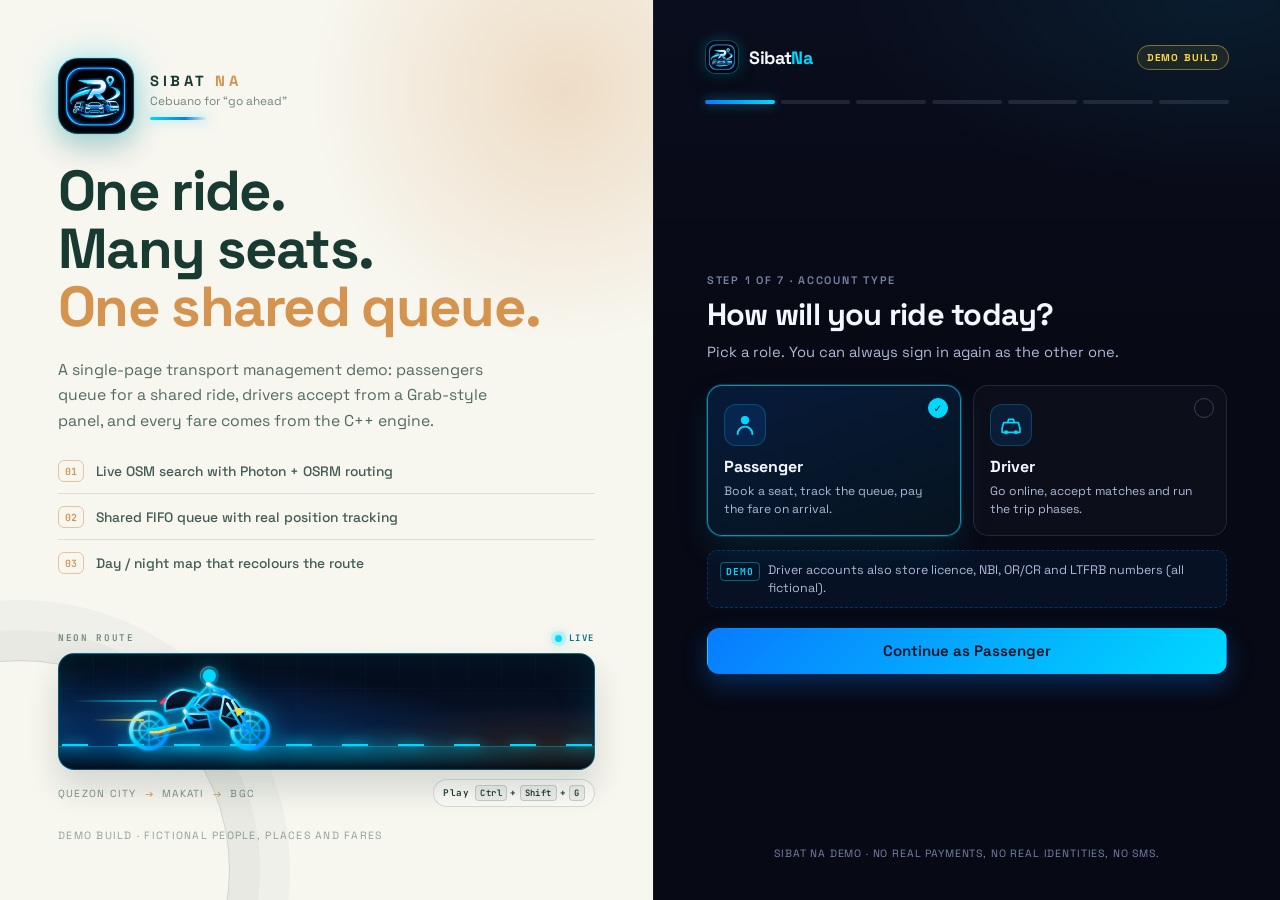
<file: finals/index.html>
<!DOCTYPE html>
<html lang="en" data-theme="night">
<head>
  <meta charset="UTF-8" />
  <meta name="viewport" content="width=device-width, initial-scale=1.0" />
  <meta name="theme-color" content="#070914" />
  <meta name="description" content="Sibat Na — a demo shared-ride transportation management system powered by a C++ engine." />
  <title>Sibat Na — Share the road. Split the fare.</title>

  <link rel="preconnect" href="https://fonts.googleapis.com" />
  <link rel="preconnect" href="https://fonts.gstatic.com" crossorigin />
  <link href="https://fonts.googleapis.com/css2?family=Space+Grotesk:wght@400;500;600;700&family=JetBrains+Mono:wght@400;600&display=swap" rel="stylesheet" />
  <link rel="icon" type="image/png" href="assets/brand/sibat-na-logo-256.png" />
  <link rel="apple-touch-icon" href="assets/brand/sibat-na-logo-256.png" />
  <link rel="stylesheet" href="frontend/app.css" />
  <link rel="stylesheet" href="frontend/driver.css" />
  <link rel="stylesheet" href="frontend/bike-game.css" />
</head>
<body>

<!-- =========================================================================
     BRAND SPRITE — neon 2D big bike shared by the login lane and the game.
     ========================================================================= -->
<svg width="0" height="0" aria-hidden="true" focusable="false" style="position:absolute">
  <symbol id="sibatBike" viewBox="0 0 200 110">
    <defs>
      <linearGradient id="bikeLine" x1="0" y1="0" x2="1" y2="1">
        <stop offset="0" stop-color="#f2feff" />
        <stop offset="0.42" stop-color="#00d9ff" />
        <stop offset="1" stop-color="#087bff" />
      </linearGradient>
      <linearGradient id="bikeBody" x1="0" y1="0" x2="0" y2="1">
        <stop offset="0" stop-color="#0a2342" />
        <stop offset="1" stop-color="#040a17" />
      </linearGradient>
      <filter id="bikeGlow" x="-30%" y="-30%" width="160%" height="160%">
        <feGaussianBlur stdDeviation="1.7" result="bikeBlur" />
        <feMerge><feMergeNode in="bikeBlur" /><feMergeNode in="SourceGraphic" /></feMerge>
      </filter>
    </defs>
    <g fill="none" stroke="url(#bikeLine)" stroke-linecap="round" stroke-linejoin="round" filter="url(#bikeGlow)">
      <!-- rear wheel -->
      <circle cx="38" cy="84" r="22" stroke-width="4.5" />
      <circle cx="38" cy="84" r="12" stroke-width="2" opacity=".65" />
      <path d="M38 64v40M18 84h40M24 70l28 28M52 70 24 98" stroke-width="1.6" opacity=".7" />
      <!-- front wheel -->
      <circle cx="162" cy="84" r="22" stroke-width="4.5" />
      <circle cx="162" cy="84" r="12" stroke-width="2" opacity=".65" />
      <path d="M162 64v40M142 84h40M148 70l28 28M176 70l-28 28" stroke-width="1.6" opacity=".7" />
      <!-- swingarm + chain -->
      <path d="M38 84 94 74" stroke-width="4" />
      <path d="M42 94 96 82" stroke-width="1.6" opacity=".55" />
      <!-- engine / belly -->
      <path d="M86 64h24l4 18-28 2-6-12Z" fill="url(#bikeBody)" stroke-width="2.2" />
      <!-- raised tail + seat -->
      <path d="M58 58c-2-12 7-22 22-24l18 4 2 12-18 6-24 4Z" fill="url(#bikeBody)" stroke-width="2.4" />
      <!-- fuel tank -->
      <path d="M98 48c6-9 19-11 29-6l7 8-10 10-24 2-6-8Z" fill="url(#bikeBody)" stroke-width="2.4" />
      <path d="M101 44c7-3 15-4 22-2" stroke-width="1.4" opacity=".55" />
      <!-- front fairing -->
      <path d="M130 42l14 5 12 15-3 14-15 6-13-12Z" fill="url(#bikeBody)" stroke-width="2.4" />
      <path d="M128 66l17 5" stroke-width="1.6" opacity=".55" />
      <!-- frame trellis -->
      <path d="M98 52 122 68 98 72M98 72 84 66" stroke-width="1.8" opacity=".8" />
      <!-- front fork, bar, fender -->
      <path d="M162 84 140 48M156 87 134 51" stroke-width="3.2" />
      <path d="M140 44 128 35 118 34" stroke-width="3" />
      <path d="M134 66c8-9 22-11 32-4" stroke-width="3" opacity=".8" />
      <!-- exhaust + headlight + taillight -->
      <path d="M70 80 50 86H40" stroke="#ffd93d" stroke-width="3" />
      <path d="M142 54l14 6-10 7" fill="#ffd93d" stroke="none" opacity=".95" />
      <path d="M58 46l-5 4" stroke="#ff315f" stroke-width="3" />
    </g>
    <!-- rider -->
    <g stroke-linecap="round" stroke-linejoin="round" filter="url(#bikeGlow)">
      <path d="M112 27 96 44 88 54l12 2 14-14Z" fill="rgba(0,217,255,.14)" stroke="url(#bikeLine)" stroke-width="2.2" />
      <circle cx="112" cy="17" r="8" fill="#00d9ff" />
      <circle cx="112" cy="17" r="11" fill="none" stroke="url(#bikeLine)" stroke-width="1.4" opacity=".4" />
      <path d="M110 27 122 34 132 38" fill="none" stroke="url(#bikeLine)" stroke-width="4" />
      <path d="M94 45 82 60" fill="none" stroke="url(#bikeLine)" stroke-width="5" />
      <path d="M82 60 90 74" fill="none" stroke="url(#bikeLine)" stroke-width="4.2" />
    </g>
  </symbol>
</svg>

<!-- =========================================================================
     CODE MAP — where each feature lives
       LOGIN FLOW (screens 0…6) ......... this file, #authScreen
                                           + frontend/app.js section 1
                                           demo OTP = 123456, saved to sibatNaAccount
       PASSENGER DASHBOARD .............. this file, #appShell
                                           + frontend/app.js section 2
                                           Photon search, OSRM route, booking, queue
       DRIVER MODE ..................... this file, #driverMode
                                           + frontend/driver.js + driver.css
                                           demo gate = 2468, Ctrl+Shift+2
       OPERATIONS CENTER ............... this file, #opsScreen
                                           + frontend/app.js section 3
       SIBAT RUN MINI-GAME ............. frontend/bike-game.js + bike-game.css
                                           Ctrl+Shift+G · offline 2D big-bike runner
       MOBILE GUI ...................... .mobile-hero, .mobile-tabs, <=1080px media queries
       ADMIN CONSOLE ................... assets/compiled/frontend-all.html
       ENGINE + FARE + QUEUE ........... backend/src/core.cpp (authoritative)
       LOCAL FALLBACK (file:// / no server) frontend/local-engine.js
       HTTP API ........................ backend/src/server.cpp
       MySQL schema .................... backend/schema.sql
     ========================================================================= -->
<!-- =========================================================================
     ENGINE BANNER — shown when the C++ API on :8787 is not reachable
     ========================================================================= -->
<div id="engineBanner" class="engine-banner" hidden>
  <span class="engine-dot"></span>
  <strong>C++ engine offline.</strong>
  <span>Start <code>run.bat</code>, then retry. Login still works from local storage.</span>
  <button type="button" id="engineRetry" class="btn btn-ghost btn-sm">Retry</button>
</div>

<!-- =========================================================================
     LOGIN / REGISTRATION  — screens data-step="0" … "6"
     DEMO ONLY: the OTP is always 123456. No real SMS is sent.
     ========================================================================= -->
<div id="authScreen" class="auth-screen">

  <aside class="auth-visual">
    <div class="auth-visual-top">
      <span class="brand-mark brand-mark-lg">
        <img class="brand-logo" src="assets/brand/sibat-na-logo-256.png" alt="Sibat Na logo" width="76" height="76" />
      </span>
      <div class="auth-brand-text">
        <p class="auth-kicker">SIBAT <span>NA</span></p>
        <p class="auth-sub">Cebuano for “go ahead”</p>
        <span class="auth-brand-rule" aria-hidden="true"></span>
      </div>
    </div>

    <h1 class="auth-headline">One ride.<br />Many seats.<br /><span>One shared queue.</span></h1>
    <p class="auth-copy">
      A single-page transport management demo: passengers queue for a shared ride,
      drivers accept from a Grab-style panel, and every fare comes from the C++ engine.
    </p>

    <ul class="auth-features">
      <li><span>01</span> Live OSM search with Photon + OSRM routing</li>
      <li><span>02</span> Shared FIFO queue with real position tracking</li>
      <li><span>03</span> Day / night map that recolours the route</li>
    </ul>

    <div class="neon-lane" id="neonLane">
      <div class="neon-lane-head">
        <span class="neon-lane-tag">Neon route</span>
        <span class="neon-lane-live"><i></i>Live</span>
      </div>
      <div class="neon-lane-track" aria-hidden="true">
        <span class="neon-lane-glow"></span>
        <span class="neon-lane-line"></span>
        <span class="neon-lane-streak neon-lane-streak-a"></span>
        <span class="neon-lane-streak neon-lane-streak-b"></span>
        <span class="neon-lane-streak neon-lane-streak-c"></span>
        <span class="neon-lane-bike">
          <span class="neon-lane-shadow"></span>
          <svg class="bike-svg" viewBox="0 0 200 110"><use href="#sibatBike"></use></svg>
        </span>
      </div>
      <div class="neon-lane-foot">
        <p>Quezon City <span>→</span> Makati <span>→</span> BGC</p>
        <button type="button" class="neon-lane-play" data-run-open aria-label="Play the Sibat Run bike game">
          <span>Play</span>
          <kbd>Ctrl</kbd><span>+</span><kbd>Shift</kbd><span>+</span><kbd>G</kbd>
        </button>
      </div>
    </div>

    <p class="auth-demo-note">Demo build · fictional people, places and fares</p>
  </aside>

  <main class="auth-panel">
    <div class="auth-panel-top">
      <button class="brand brand-compact" id="authHome" type="button" aria-label="Back to role selection">
        <span class="brand-mark">
          <img class="brand-logo" src="assets/brand/sibat-na-logo-256.png" alt="" width="34" height="34" />
        </span>
        <span class="brand-text">Sibat<span>Na</span></span>
      </button>
      <span class="chip chip-gold">DEMO BUILD</span>
    </div>

    <ol class="auth-progress" id="authProgress" aria-label="Registration progress">
      <li data-dot="0" class="is-active"></li><li data-dot="1"></li><li data-dot="2"></li>
      <li data-dot="3"></li><li data-dot="4"></li><li data-dot="5"></li><li data-dot="6"></li>
    </ol>

    <!-- Compact neon lane for phones/tablets: no keyboard needed to play. -->
    <div class="mobile-hero" aria-label="Neon route preview">
      <div class="neon-lane mobile-lane">
        <div class="neon-lane-head">
          <span class="neon-lane-tag">Neon route</span>
          <span class="neon-lane-live"><i></i>Live</span>
        </div>
        <div class="neon-lane-track mobile-lane-track" aria-hidden="true">
          <span class="neon-lane-glow"></span>
          <span class="neon-lane-line"></span>
          <span class="neon-lane-streak neon-lane-streak-a"></span>
          <span class="neon-lane-streak neon-lane-streak-b"></span>
          <span class="neon-lane-streak neon-lane-streak-c"></span>
          <span class="neon-lane-bike">
            <span class="neon-lane-shadow"></span>
            <svg class="bike-svg" viewBox="0 0 200 110"><use href="#sibatBike"></use></svg>
          </span>
        </div>
        <div class="neon-lane-foot">
          <p>Quezon City <span>→</span> Makati <span>→</span> BGC</p>
          <button type="button" class="neon-lane-play" data-run-open aria-label="Play the Sibat Run bike game">
            <span>Play SIBAT RUN</span>
          </button>
        </div>
      </div>
    </div>

    <div class="auth-stage">

      <!-- =================================================================
           LOGIN STEP 0 — CHOOSE ROLE
           ================================================================= -->
      <section class="auth-step is-active" data-step="0">
        <p class="eyebrow">Step 1 of 7 · Account type</p>
        <h2 class="auth-title">How will you ride today?</h2>
        <p class="auth-lead">Pick a role. You can always sign in again as the other one.</p>

        <div class="role-grid" role="radiogroup" aria-label="Choose account role">
          <button type="button" class="role-card is-selected" data-role="passenger" role="radio" aria-checked="true">
            <span class="role-icon">
              <svg viewBox="0 0 32 32" width="26" height="26" aria-hidden="true">
                <circle cx="16" cy="10" r="5" fill="currentColor" />
                <path d="M7 27c0-5 4-9 9-9s9 4 9 9" fill="none" stroke="currentColor" stroke-width="2.4" stroke-linecap="round" />
              </svg>
            </span>
            <span class="role-name">Passenger</span>
            <span class="role-desc">Book a seat, track the queue, pay the fare on arrival.</span>
            <span class="role-tick">✓</span>
          </button>
          <button type="button" class="role-card" data-role="driver" role="radio" aria-checked="false">
            <span class="role-icon">
              <svg viewBox="0 0 32 32" width="26" height="26" aria-hidden="true">
                <path d="M5 20l2-7h18l2 7v5H5z" fill="none" stroke="currentColor" stroke-width="2" stroke-linejoin="round" />
                <circle cx="10" cy="25" r="2.4" fill="currentColor" /><circle cx="22" cy="25" r="2.4" fill="currentColor" />
                <path d="M12 13l1-4h6l1 4" fill="none" stroke="currentColor" stroke-width="2" />
              </svg>
            </span>
            <span class="role-name">Driver</span>
            <span class="role-desc">Go online, accept matches and run the trip phases.</span>
            <span class="role-tick">✓</span>
          </button>
        </div>

        <p class="demo-hint"><span>DEMO</span> Driver accounts also store licence, NBI, OR/CR and LTFRB numbers (all fictional).</p>
        <button type="button" class="btn btn-primary btn-block" id="roleContinue">Continue as Passenger</button>
      </section>

      <!-- =================================================================
           LOGIN STEP 1 — MOBILE NUMBER  (demo OTP will be 123456)
           ================================================================= -->
      <section class="auth-step" data-step="1">
        <p class="eyebrow">Step 2 of 7 · Mobile number</p>
        <h2 class="auth-title">What’s your mobile number?</h2>
        <p class="auth-lead">We’ll send a 6-digit code to verify it’s you.</p>

        <label class="field-label" for="phoneInput">Mobile number</label>
        <div class="phone-field">
          <span class="phone-prefix">+63</span>
          <input id="phoneInput" class="input input-phone" type="tel" inputmode="numeric"
                 autocomplete="tel-national" placeholder="917 123 4567" maxlength="12"
                 aria-describedby="phoneError" />
        </div>
        <p class="field-error" id="phoneError" role="alert"></p>

        <p class="demo-hint"><span>DEMO</span> Any 10-digit number starting with 9 works. No SMS is sent.</p>

        <button type="button" class="btn btn-primary btn-block" id="sendOtpBtn">Continue with mobile</button>
        <button type="button" class="link-btn" data-goto="0">← Back</button>
      </section>

      <!-- =================================================================
           LOGIN STEP 2 — VERIFY CODE (the demo OTP is literally 123456)
           ================================================================= -->
      <section class="auth-step" data-step="2">
        <p class="eyebrow">Step 3 of 7 · Verify</p>
        <h2 class="auth-title">Enter the 6-digit code</h2>
        <p class="auth-lead">Sent to <strong id="otpPhone">+63 917 123 4567</strong> · <span class="muted">demo code below</span></p>

        <div class="otp-row" id="otpRow" role="group" aria-label="6-digit verification code">
          <input class="otp-digit" inputmode="numeric" maxlength="1" autocomplete="one-time-code" aria-label="Digit 1" />
          <input class="otp-digit" inputmode="numeric" maxlength="1" aria-label="Digit 2" />
          <input class="otp-digit" inputmode="numeric" maxlength="1" aria-label="Digit 3" />
          <input class="otp-digit" inputmode="numeric" maxlength="1" aria-label="Digit 4" />
          <input class="otp-digit" inputmode="numeric" maxlength="1" aria-label="Digit 5" />
          <input class="otp-digit" inputmode="numeric" maxlength="1" aria-label="Digit 6" />
        </div>
        <p class="field-error" id="otpError" role="alert"></p>

        <div class="demo-code">
          <span>DEMO CODE</span>
          <strong>1 2 3 4 5 6</strong>
          <button type="button" class="link-btn" id="fillOtpBtn">Autofill</button>
        </div>

        <button type="button" class="btn btn-primary btn-block" id="verifyOtpBtn">Verify code</button>
        <div class="auth-row">
          <button type="button" class="link-btn" data-goto="1">← Change number</button>
          <button type="button" class="link-btn" id="resendOtp">Resend code</button>
        </div>
      </section>

      <!-- =================================================================
           LOGIN STEP 3 — PERSONAL INFORMATION (+ driver documents)
           ================================================================= -->
      <section class="auth-step" data-step="3">
        <p class="eyebrow">Step 4 of 7 · About you</p>
        <h2 class="auth-title">Personal information</h2>
        <p class="auth-lead">Only the name and email are required. Everything is fictional demo data.</p>

        <div class="form-grid">
          <div class="field span-2">
            <label class="field-label" for="fullName">Full name</label>
            <input class="input" id="fullName" type="text" autocomplete="name" placeholder="Juan Dela Cruz" />
          </div>
          <div class="field span-2">
            <label class="field-label" for="emailInput">Email</label>
            <input class="input" id="emailInput" type="email" autocomplete="email" placeholder="juan@example.com" />
          </div>
          <div class="field span-2">
            <label class="field-label" for="emergencyInput">Emergency contact <span class="optional">optional</span></label>
            <input class="input" id="emergencyInput" type="tel" placeholder="+63 917 000 0000" />
          </div>
        </div>

        <div id="driverDocs" class="docs-block" hidden>
          <div class="docs-head">
            <span class="chip chip-cyan">DRIVER REQUIREMENTS</span>
            <p>Demo values are accepted — paste anything that looks official.</p>
          </div>
          <div class="form-grid">
            <div class="field"><label class="field-label" for="licenseInput">Driver’s licence no.</label><input class="input" id="licenseInput" placeholder="N01-23-456789" /></div>
            <div class="field"><label class="field-label" for="nbiInput">NBI clearance no.</label><input class="input" id="nbiInput" placeholder="NBI-2026-0001" /></div>
            <div class="field"><label class="field-label" for="orcrInput">OR / CR no.</label><input class="input" id="orcrInput" placeholder="OR-CR-7781" /></div>
            <div class="field"><label class="field-label" for="ltfrbInput">LTFRB / TNVS no.</label><input class="input" id="ltfrbInput" placeholder="LTFRB-TNVS-881" /></div>
            <div class="field span-2"><label class="field-label" for="otherDocsInput">Other documents <span class="optional">optional</span></label><input class="input" id="otherDocsInput" placeholder="Insurance, medical, etc." /></div>
            <div class="field"><label class="field-label" for="plateInput">Plate number</label><input class="input" id="plateInput" placeholder="NCR 1234" /></div>
            <div class="field"><label class="field-label" for="vehicleInput">Vehicle</label><input class="input" id="vehicleInput" placeholder="Toyota Vios" /></div>
          </div>
        </div>

        <p class="field-error" id="infoError" role="alert"></p>
        <button type="button" class="btn btn-primary btn-block" id="saveInfoBtn">Save personal information</button>
        <button type="button" class="link-btn" data-goto="2">← Back</button>
      </section>

      <!-- =================================================================
           LOGIN STEP 4 — IDENTITY (optional ID image)
           ================================================================= -->
      <section class="auth-step" data-step="4">
        <p class="eyebrow">Step 5 of 7 · Identity <span class="optional">optional</span></p>
        <h2 class="auth-title">Add a valid ID</h2>
        <p class="auth-lead">Upload one image, or skip — the demo never verifies it.</p>

        <label class="upload-zone" id="uploadZone" for="idUpload">
          <input type="file" id="idUpload" accept="image/png,image/jpeg,image/webp" hidden />
          <span class="upload-icon">＋</span>
          <span class="upload-title">Drop an ID image here or browse</span>
          <span class="upload-note">PNG / JPG / WEBP · max 1.5 MB · stored locally only</span>
        </label>

        <figure class="id-preview" id="idPreviewWrap" hidden>
          <img id="idPreview" alt="Selected ID preview" />
          <figcaption>
            <span id="idFileName">id.png</span>
            <button type="button" class="link-btn" id="removeIdBtn">Remove</button>
          </figcaption>
        </figure>

        <div class="auth-row auth-row-end">
          <button type="button" class="btn btn-ghost" id="skipIdBtn">Skip for now</button>
          <button type="button" class="btn btn-primary" id="saveIdBtn" disabled>Use this ID</button>
        </div>
      </section>

      <!-- =================================================================
           LOGIN STEP 5 — PROFILE READY (saves sibatNaAccount)
           ================================================================= -->
      <section class="auth-step" data-step="5">
        <p class="eyebrow">Step 6 of 7 · Profile ready</p>
        <div class="welcome-orb">
          <span id="welcomeInitials">SN</span>
          <i></i>
        </div>
        <h2 class="auth-title">Welcome, <span id="welcomeName">Juan</span>.</h2>
        <p class="auth-lead">Your <strong id="welcomeRole">passenger</strong> profile is ready. Review it, then log in.</p>

        <dl class="summary-list" id="accountSummary">
          <div><dt>Mobile</dt><dd id="sumPhone">—</dd></div>
          <div><dt>Email</dt><dd id="sumEmail">—</dd></div>
          <div><dt>Emergency</dt><dd id="sumEmergency">—</dd></div>
          <div id="sumDocsRow" hidden><dt>Documents</dt><dd id="sumDocs">—</dd></div>
        </dl>

        <p class="demo-hint"><span>DEMO</span> “Log in” stores this profile as <code>sibatNaAccount</code> in localStorage and registers it with the C++ engine.</p>
        <button type="button" class="btn btn-primary btn-block" id="finishLoginBtn">Log in to Sibat Na</button>
        <button type="button" class="link-btn" data-goto="3">← Edit details</button>
      </section>

      <!-- =================================================================
           LOGIN STEP 6 — DESTINATION (passenger dashboard / driver mode)
           ================================================================= -->
      <section class="auth-step" data-step="6">
        <p class="eyebrow">Step 7 of 7 · Destination</p>
        <h2 class="auth-title" id="step6Title">You’re in.</h2>
        <p class="auth-lead" id="step6Copy">Your account is saved. Choose where to go next.</p>

        <div class="launch-grid" id="launchGrid">
          <button type="button" class="launch-card" id="launchPrimary">
            <span class="launch-icon" id="launchIcon">➜</span>
            <strong id="launchPrimaryTitle">Open the ride dashboard</strong>
            <span id="launchPrimaryCopy">Search a destination and join the shared queue.</span>
          </button>
          <button type="button" class="launch-card launch-card-ghost" id="launchSecondary">
            <span class="launch-icon">⌘</span>
            <strong id="launchSecondaryTitle">Open operator tools</strong>
            <span id="launchSecondaryCopy">Serve the queue, edit locations and run a simulation.</span>
          </button>
        </div>

        <p class="demo-hint"><span>TIP</span> <span class="desktop-only-inline"><kbd>Ctrl</kbd>+<kbd>Shift</kbd>+<kbd>1</kbd> demo passenger · <kbd>2</kbd> driver panel · <kbd>4</kbd> reset demo data.</span><span class="mobile-only-inline">After launch, use the bottom bar to switch Ride, Ops, Driver, Play and Admin.</span></p>
        <button type="button" class="link-btn" id="step6Back">← Not now</button>
      </section>

    </div>

    <p class="auth-legal">Sibat Na demo · no real payments, no real identities, no SMS.</p>
  </main>
</div>

<!-- =========================================================================
     PASSENGER APP — ride dashboard (shown after login)
     ========================================================================= -->
<div id="appShell" class="app-shell" hidden>
  <header class="app-header">
    <a class="brand brand-compact" href="#" id="brandHome" aria-label="Sibat Na home">
      <span class="brand-mark">
        <img class="brand-logo" src="assets/brand/sibat-na-logo-256.png" alt="" width="34" height="34" />
      </span>
      <span class="brand-text">Sibat<span>Na</span></span>
    </a>

    <nav class="app-nav" aria-label="Main">
      <button type="button" class="nav-pill is-active" data-nav="ride">Ride</button>
      <button type="button" class="nav-pill" data-nav="ops">Operations</button>
      <a class="nav-pill" href="assets/compiled/frontend-all.html" target="_blank" rel="noopener">Admin ↗</a>
    </nav>

    <div class="header-actions">
      <span class="engine-pill" id="enginePill" title="C++ engine status"><i></i><span>engine</span></span>
      <button type="button" class="icon-btn theme-btn" data-theme-toggle aria-label="Toggle map theme">☾</button>
      <button type="button" class="user-chip" id="userChip" title="Account">
        <span class="avatar" id="userInitials">SN</span>
        <span class="user-meta"><strong id="userName">Passenger</strong><small id="userRole">passenger</small></span>
      </button>
      <button type="button" class="icon-btn" id="logoutBtn" title="Log out" aria-label="Log out">
        <svg viewBox="0 0 24 24" width="18" height="18" fill="none" stroke="currentColor" stroke-width="1.9" stroke-linecap="round" stroke-linejoin="round"><path d="M9 4H5v16h4M15 8l4 4-4 4M19 12H9"/></svg>
      </button>
    </div>
  </header>

  <main class="ride-layout">
    <!-- ================= MAP ================= -->
    <section class="map-shell" aria-label="Ride map">
      <div id="passengerMap" class="map-canvas"></div>
      <div class="center-pin" aria-hidden="true">
        <span class="center-pin-head"></span>
        <span class="center-pin-stem"></span>
        <span class="center-pin-shadow"></span>
      </div>
      <div class="map-mode-badge" hidden></div>

      <div class="map-toolbar">
        <button type="button" class="map-btn" id="pinDestBtn" title="Set destination on map" aria-label="Set destination on map" aria-pressed="false">
          <svg viewBox="0 0 24 24" width="18" height="18" fill="none" stroke="currentColor" stroke-width="1.8" stroke-linecap="round" stroke-linejoin="round"><path d="M12 21s7-6.1 7-11a7 7 0 1 0-14 0c0 4.9 7 11 7 11z"/><circle cx="12" cy="10" r="2.4"/></svg>
        </button>
        <button type="button" class="map-btn" id="locateBtn" title="Use my location" aria-label="Use my location">
          <svg viewBox="0 0 24 24" width="18" height="18" fill="none" stroke="currentColor" stroke-width="1.8"><circle cx="12" cy="12" r="4"/><path d="M12 2v3M12 19v3M2 12h3M19 12h3"/></svg>
        </button>
        <button type="button" class="map-btn" id="fitRouteBtn" title="Fit the route" aria-label="Fit route">
          <svg viewBox="0 0 24 24" width="18" height="18" fill="none" stroke="currentColor" stroke-width="1.8" stroke-linecap="round"><path d="M4 9V4h5M20 9V4h-5M4 15v5h5M20 15v5h-5"/></svg>
        </button>
        <button type="button" class="map-btn theme-btn" data-theme-toggle title="Day / night map" aria-label="Toggle map theme">☾</button>
      </div>

      <div class="map-legend">
        <span><i class="dot dot-pickup"></i> pick up here</span>
        <span><i class="dot dot-dest"></i> destination</span>
        <span class="drag-note">drag the map to move the pin</span>
      </div>

      <div id="ridePopup" class="ride-popup" hidden>
        <div class="ride-popup-head"><span class="pulse"></span><strong id="ridePopupTitle">Ride found</strong></div>
        <p id="ridePopupCopy">A driver accepted your request.</p>
        <div class="ride-popup-driver" id="ridePopupDriver" hidden>
          <span class="avatar avatar-sm" id="ridePopupInitials">MR</span>
          <div><strong id="ridePopupName">Mika Reyes</strong><small id="ridePopupVehicle">Toyota Vios · NCR 2841</small></div>
          <span class="rating" id="ridePopupRating">4.9 ★</span>
        </div>
        <button type="button" class="btn btn-primary btn-sm btn-block" id="ridePopupClose">Got it</button>
      </div>
    </section>

    <!-- ================= SIDE PANEL ================= -->
    <aside class="side-panel">
      <div class="panel-scroll">

        <section class="panel-head">
          <p class="eyebrow" id="greetingTime">Good evening</p>
          <h1 id="greeting">Kumusta, <span>Demo</span>!</h1>
          <p class="panel-sub" data-text="brand.tagline">Share the road. Split the fare.</p>
        </section>

        <!-- Destination search (Photon autocomplete) -->
        <section class="card search-card">
          <div class="card-head">
            <h2>Find a destination</h2>
            <span class="chip chip-cyan">PHOTON</span>
          </div>
          <label class="field-label" for="destSearch" data-text="passenger.heroTitle">Where are we going?</label>
          <div class="search-field">
            <svg viewBox="0 0 24 24" width="18" height="18" fill="none" stroke="currentColor" stroke-width="2" aria-hidden="true"><circle cx="11" cy="11" r="7"/><path d="M16.5 16.5 21 21"/></svg>
            <input id="destSearch" class="input" type="search" autocomplete="off"
                   data-text-placeholder="passenger.searchPlaceholder"
                   placeholder="Search a destination in the Philippines" />
            <span class="search-spinner" id="searchSpinner" hidden></span>
          </div>
          <ul class="search-results" id="searchResults" hidden></ul>
          <p class="hint-line">Tip: search “SM North”, “Makati CBD” or “NAIA 3”.</p>
        </section>

        <!-- Pickup + destination summary -->
        <section class="card trip-card">
          <div class="trip-point">
            <span class="trip-bullet trip-bullet-pickup"></span>
            <div class="trip-point-body">
              <span class="trip-label">Pickup</span>
              <strong id="pickupLabel">Locating…</strong>
              <small id="pickupCoords">14.6564, 121.0306</small>
            </div>
            <button type="button" class="link-btn" id="editPickupBtn">Adjust</button>
          </div>
          <div class="trip-connector" aria-hidden="true"></div>
          <div class="trip-point">
            <span class="trip-bullet trip-bullet-dest"></span>
            <div class="trip-point-body">
              <span class="trip-label">Destination</span>
              <strong id="destLabel">Not set yet</strong>
              <small id="destDetail">Search above to set your destination</small>
            </div>
            <button type="button" class="link-btn" id="clearDestBtn" hidden>Clear</button>
          </div>
        </section>

        <!-- Fare estimate + book button (only with a destination) -->
        <section class="card book-card" id="bookingCard" hidden>
          <div class="fare-row">
            <div>
              <span class="fare-label">Estimated shared fare</span>
              <strong class="fare-value" id="fareEstimate">₱0.00</strong>
            </div>
            <div class="fare-meta">
              <span id="tripDistance">0.0 km</span>
              <span id="tripDuration">—</span>
            </div>
          </div>
          <p class="fare-rule" id="fareRule">Base ₱15 · first 4 km · ₱2.50 per extra km</p>
          <div class="seats-row">
            <span>Seats</span>
            <div class="stepper" role="group" aria-label="Seats">
              <button type="button" id="seatsMinus" aria-label="Fewer seats">−</button>
              <strong id="seatsValue">1</strong>
              <button type="button" id="seatsPlus" aria-label="More seats">+</button>
            </div>
            <span class="route-source" id="routeSource">OSRM route</span>
          </div>
          <button type="button" class="btn btn-primary btn-block" id="bookBtn" data-text="passenger.bookButton">Book this ride</button>
          <p class="hint-line">You join the shared queue for this corridor. Position updates live.</p>
        </section>

        <!-- Active ride / queue card -->
        <section class="card active-card" id="activeRideCard" hidden>
          <div class="active-head">
            <div>
              <span class="eyebrow">Your shared ride</span>
              <h2 id="activeCode">SBT-0000</h2>
            </div>
            <span class="status-pill" id="activeStatus">Queued</span>
          </div>

          <div class="queue-badge" id="queueBadge">
            <span class="queue-number" id="queueNumber">1</span>
            <div><strong>in the shared queue</strong><small id="queueCopy">Waiting for a driver match</small></div>
          </div>

          <div class="queue-lane" id="queueLane" hidden>
            <span class="queue-lane-label">Your place in line</span>
            <div class="queue-chips" id="queueChips"></div>
          </div>

          <ol class="trip-timeline" id="tripTimeline">
            <li data-phase="pending"><i></i><span>Queued</span></li>
            <li data-phase="offered"><i></i><span>Ride found</span></li>
            <li data-phase="arriving"><i></i><span>Driver on the way</span></li>
            <li data-phase="on_trip"><i></i><span>On the trip</span></li>
            <li data-phase="completed"><i></i><span>Completed</span></li>
          </ol>

          <div class="driver-card" id="activeDriver" hidden>
            <span class="avatar" id="activeDriverInitials">MR</span>
            <div class="driver-card-body">
              <strong id="activeDriverName">Mika Reyes</strong>
              <small id="activeDriverVehicle">Toyota Vios · NCR 2841</small>
            </div>
            <span class="rating">4.9 ★</span>
          </div>

          <div class="trip-route" id="activeRoute">
            <span class="trip-bullet trip-bullet-pickup"></span>
            <div><strong id="activePickup">Pickup</strong><small id="activeDest">Destination</small></div>
            <span class="fare-mini" id="activeFare">₱0.00</span>
          </div>

          <button type="button" class="btn btn-danger btn-block" id="cancelRideBtn">Cancel ride</button>
          <p class="hint-line" id="activeHint">Keep this tab open — the queue updates every few seconds.</p>
        </section>

        <!-- Recent trips -->
        <section class="card recent-card">
          <div class="card-head"><h2>Recent trips</h2><span class="chip">HISTORY</span></div>
          <ul class="recent-list" id="recentRides">
            <li class="empty-row">No trips yet. Book one above.</li>
          </ul>
        </section>

        <p class="panel-foot">
          <span class="engine-pill" id="enginePillFoot"><i></i><span>engine</span></span>
          Shared state: <code>sibatna.transport.v1</code>
        </p>
      </div>
    </aside>
  </main>

  <!-- Phone/tablet navigation: the desktop nav is hidden below 1080px. -->
  <nav class="mobile-tabs" aria-label="Mobile app navigation">
    <button type="button" class="mobile-tab is-active" data-mobile-nav="ride">
      <svg viewBox="0 0 24 24" fill="none" stroke="currentColor" stroke-width="1.8" stroke-linecap="round" stroke-linejoin="round" aria-hidden="true"><path d="M12 21s7-6.2 7-11a7 7 0 1 0-14 0c0 4.8 7 11 7 11Z"/><circle cx="12" cy="10" r="2.4"/></svg>
      <span>Ride</span>
    </button>
    <button type="button" class="mobile-tab" data-mobile-nav="ops">
      <svg viewBox="0 0 24 24" fill="none" stroke="currentColor" stroke-width="1.8" stroke-linecap="round" stroke-linejoin="round" aria-hidden="true"><rect x="3" y="3" width="7" height="7" rx="1.6"/><rect x="14" y="3" width="7" height="7" rx="1.6"/><rect x="3" y="14" width="7" height="7" rx="1.6"/><rect x="14" y="14" width="7" height="7" rx="1.6"/></svg>
      <span>Ops</span>
    </button>
    <button type="button" class="mobile-tab" data-mobile-nav="driver">
      <svg viewBox="0 0 24 24" fill="none" stroke="currentColor" stroke-width="1.8" stroke-linecap="round" stroke-linejoin="round" aria-hidden="true"><circle cx="12" cy="12" r="8.5"/><circle cx="12" cy="12" r="2.4"/><path d="M3.8 10.4h6.2M14 10.4h6.2M12 14.4V21"/></svg>
      <span>Driver</span>
    </button>
    <button type="button" class="mobile-tab mobile-tab-play" data-run-open>
      <svg viewBox="0 0 24 24" fill="none" stroke="currentColor" stroke-width="1.8" stroke-linecap="round" stroke-linejoin="round" aria-hidden="true"><path d="M13 2 4.5 13.5H11l-1 8.5 8.5-11.5H12l1-8.5Z"/></svg>
      <span>Play</span>
    </button>
    <a class="mobile-tab" href="assets/compiled/frontend-all.html" target="_blank" rel="noopener">
      <svg viewBox="0 0 24 24" fill="none" stroke="currentColor" stroke-width="1.8" stroke-linecap="round" stroke-linejoin="round" aria-hidden="true"><path d="M12 3 5 6v5c0 4.6 3 7.8 7 9 4-1.2 7-4.4 7-9V6l-7-3Z"/><path d="m9 11 2 2 4-4"/></svg>
      <span>Admin</span>
    </a>
  </nav>
</div>

<!-- =========================================================================
     OPERATIONS CENTER — overview / locations / routes / queues / simulation
     ========================================================================= -->
<div id="opsScreen" class="screen-overlay" hidden>
  <header class="overlay-header">
    <div class="overlay-title">
      <span class="chip chip-cyan">OPS</span>
      <h2 data-text="ops.title">Operations Center</h2>
      <p id="opsSubtitle">Live view of the C++ engine · edits are saved to <code>data/state.json</code></p>
    </div>
    <div class="overlay-actions">
      <button type="button" class="btn btn-ghost btn-sm" id="opsRefresh">↻ Refresh</button>
      <button type="button" class="icon-btn" id="opsClose" aria-label="Close operations">×</button>
    </div>
  </header>

  <nav class="ops-tabs" aria-label="Operations sections">
    <button type="button" class="ops-tab is-active" data-ops-tab="overview">Overview</button>
    <button type="button" class="ops-tab" data-ops-tab="locations">Locations</button>
    <button type="button" class="ops-tab" data-ops-tab="routes">Routes</button>
    <button type="button" class="ops-tab" data-ops-tab="queues">Queues</button>
    <button type="button" class="ops-tab" data-ops-tab="simulation">Simulation</button>
    <button type="button" class="ops-tab" data-ops-tab="texts">UI text</button>
  </nav>

  <div class="ops-body">
    <section class="ops-panel is-active" data-ops-panel="overview">
      <div class="stat-grid" id="opsStats"></div>
      <div class="ops-columns">
        <div class="ops-block">
          <div class="ops-block-head"><h3>Drivers</h3><span class="chip">LIVE</span></div>
          <div class="table-wrap"><table class="data-table" id="opsDrivers"></table></div>
        </div>
        <div class="ops-block">
          <div class="ops-block-head"><h3>Latest rides</h3><span class="chip">QUEUE</span></div>
          <div class="table-wrap"><table class="data-table" id="opsRides"></table></div>
        </div>
      </div>
    </section>

    <section class="ops-panel" data-ops-panel="locations">
      <div class="ops-block">
        <div class="ops-block-head">
          <h3>Saved locations</h3>
          <button type="button" class="btn btn-primary btn-sm" data-add-location>+ Add location</button>
        </div>
        <div class="table-wrap"><table class="data-table" id="opsLocations"></table></div>
      </div>
    </section>

    <section class="ops-panel" data-ops-panel="routes">
      <div class="ops-block">
        <div class="ops-block-head">
          <h3>Fare corridors</h3>
          <button type="button" class="btn btn-primary btn-sm" data-add-route>+ Add route</button>
        </div>
        <div class="table-wrap"><table class="data-table" id="opsRoutes"></table></div>
      </div>
    </section>

    <section class="ops-panel" data-ops-panel="queues">
      <div class="ops-block">
        <div class="ops-block-head">
          <h3>Shared queue</h3>
          <button type="button" class="btn btn-primary btn-sm" id="serveNextBtn">Serve next ride →</button>
        </div>
        <p class="ops-note">FIFO per corridor. “Serve next” offers the oldest waiting ride to the nearest online driver.</p>
        <div class="table-wrap"><table class="data-table" id="opsQueue"></table></div>
      </div>
    </section>

    <section class="ops-panel" data-ops-panel="simulation">
      <div class="ops-block sim-block">
        <div class="ops-block-head"><h3>Dispatch simulation</h3><span class="chip chip-gold">C++ CORE</span></div>
        <p class="ops-note">Runs the same matching and completion rules as live rides, inside the engine.</p>
        <div class="sim-controls">
          <label class="field">
            <span class="field-label">Ticks</span>
            <input class="input" id="simSteps" type="number" min="1" max="200" value="8" />
          </label>
          <label class="check-row"><input type="checkbox" id="simSpawn" checked /> Inject demo demand</label>
          <button type="button" class="btn btn-primary" id="simRunBtn">Run simulation</button>
        </div>
        <pre class="sim-log" id="simLog">Ready. Tick 0.</pre>
        <div class="stat-grid stat-grid-sm" id="simStats"></div>
      </div>
    </section>

    <section class="ops-panel" data-ops-panel="texts">
      <div class="ops-block">
        <div class="ops-block-head">
          <h3>Editable interface text</h3>
          <button type="button" class="btn btn-primary btn-sm" id="saveTextsBtn">Save UI text</button>
        </div>
        <p class="ops-note">These labels are stored by the engine and applied across the app via <code>data-text</code>.</p>
        <div class="text-list" id="textList"></div>
      </div>
    </section>
  </div>
</div>

<!-- =========================================================================
     DRIVER MODE — Grab-style panel (Ctrl+Shift+2 or #driver)
     Demo gate code: 2468
     ========================================================================= -->
<div id="driverMode" class="driver-shell" hidden>
  <header class="driver-bar">
    <div class="driver-bar-left">
      <button type="button" class="icon-btn driver-back" id="driverBack" aria-label="Back to passenger app">
        <svg viewBox="0 0 24 24" width="18" height="18" fill="none" stroke="currentColor" stroke-width="2" stroke-linecap="round" stroke-linejoin="round" aria-hidden="true"><path d="m14 6-6 6 6 6"/></svg>
      </button>
      <span class="brand-mark brand-mark-sm">
        <img class="brand-logo" src="assets/brand/sibat-na-logo-256.png" alt="" width="30" height="30" />
      </span>
      <div>
        <p class="eyebrow">SIBAT NA · DRIVER</p>
        <strong id="driverNameBar">Driver</strong>
      </div>
      <span class="chip chip-gold" id="driverStatusChip">OFFLINE</span>
    </div>
    <div class="driver-bar-right">
      <div class="driver-earnings"><small>Today</small><strong id="driverEarningsBar">₱0.00</strong></div>
      <label class="switch" title="Go online / offline">
        <input type="checkbox" id="driverOnlineToggle" />
        <span class="switch-track"><span class="switch-thumb"></span></span>
        <span class="switch-label" id="driverOnlineLabel">Go online</span>
      </label>
      <button type="button" class="icon-btn theme-btn" data-theme-toggle title="Day / night map" aria-label="Toggle map theme">☾</button>
      <div class="driver-profile-wrap">
        <button type="button" class="driver-profile-btn" id="driverProfileBtn"
                aria-label="Driver profile and logout" aria-haspopup="menu" aria-expanded="false" aria-controls="driverProfileMenu">
          <span class="driver-avatar" id="driverAvatar">DR</span>
          <span class="driver-profile-caret" aria-hidden="true">▾</span>
        </button>
        <div class="driver-profile-menu" id="driverProfileMenu" role="menu" hidden>
          <div class="driver-profile-head">
            <span class="driver-avatar driver-avatar-lg" id="driverAvatarLg">DR</span>
            <div>
              <strong id="driverProfileName">Driver</strong>
              <small id="driverProfileMeta">Demo driver</small>
            </div>
          </div>
          <dl class="driver-profile-stats">
            <div><dt>Rating</dt><dd id="driverProfileRating">4.70 ★</dd></div>
            <div><dt>Trips</dt><dd id="driverProfileTrips">0</dd></div>
            <div><dt>Earnings</dt><dd id="driverProfileEarnings">₱0.00</dd></div>
          </dl>
          <button type="button" class="driver-logout-btn" id="driverLogoutBtn" role="menuitem">
            <svg viewBox="0 0 24 24" width="16" height="16" fill="none" stroke="currentColor" stroke-width="1.8" stroke-linecap="round" stroke-linejoin="round" aria-hidden="true"><path d="M15 4h3a2 2 0 0 1 2 2v12a2 2 0 0 1-2 2h-3"/><path d="M10 17l5-5-5-5"/><path d="M15 12H3"/></svg>
            Log out
          </button>
        </div>
      </div>
    </div>
  </header>

  <main class="driver-layout">
    <section class="driver-map-wrap">
      <div id="driverMap" class="map-canvas"></div>
      <div class="driver-map-badge" id="driverMapBadge">PICKUP PIN</div>
      <div class="driver-map-tools">
        <button type="button" class="map-btn" id="driverLocate" title="Use my location" aria-label="Use my location">
          <svg viewBox="0 0 24 24" width="18" height="18" fill="none" stroke="currentColor" stroke-width="1.8"><circle cx="12" cy="12" r="4"/><path d="M12 2v3M12 19v3M2 12h3M19 12h3"/></svg>
        </button>
        <button type="button" class="map-btn" id="driverFitRoute" title="Fit the active route" aria-label="Fit the active route">
          <svg viewBox="0 0 24 24" width="18" height="18" fill="none" stroke="currentColor" stroke-width="1.8" stroke-linecap="round"><path d="M4 9V4h5M20 9V4h-5M4 15v5h5M20 15v5h-5"/></svg>
        </button>
        <button type="button" class="map-btn theme-btn" data-theme-toggle title="Day / night map" aria-label="Toggle map theme">☾</button>
      </div>
      <div class="driver-map-legend">
        <span><i class="dot dot-pickup"></i> pickup</span>
        <span><i class="dot dot-dest"></i> destination</span>
      </div>
    </section>

    <aside class="driver-panel">
      <div class="driver-panel-scroll">

        <!-- Idle / scanner -->
        <section class="driver-card-block" id="driverIdle">
          <p class="eyebrow">Dispatch</p>
          <h2>Ready when you are</h2>
          <p class="driver-copy">Go online and the engine will match you with the oldest passenger in the shared queue.</p>
          <div class="scanner" id="driverScanner">
            <span class="scanner-ring"></span><span class="scanner-ring"></span><span class="scanner-ring"></span>
            <span class="scanner-core">◉</span>
          </div>
          <p class="scanner-label" id="scannerLabel">You are offline</p>
          <button type="button" class="btn btn-primary btn-block" id="driverGoOnline">Go online</button>
          <p class="hint-line">3-second search · matches are random, so sometimes no passenger is nearby.</p>
        </section>

        <!-- Matching animation -->
        <section class="driver-card-block" id="driverMatching" hidden>
          <p class="eyebrow">Dispatch</p>
          <h2>Finding a passenger…</h2>
          <div class="match-radar">
            <span></span><span></span><span></span>
            <strong id="matchCountdown">3</strong>
          </div>
          <p class="driver-copy center">Scanning the shared queue for <strong id="matchCorridor">any corridor</strong>.</p>
          <button type="button" class="btn btn-ghost btn-block" id="cancelMatchBtn">Cancel</button>
        </section>

        <!-- Offer card -->
        <section class="driver-card-block offer-block" id="driverOffer" hidden>
          <div class="offer-head">
            <p class="eyebrow">New ride offer</p>
            <span class="offer-timer" id="offerTimer">15s</span>
          </div>
          <h2 id="offerName">Passenger</h2>
          <p class="driver-copy" id="offerCode">SBT-0000 · 1 seat</p>

          <div class="offer-route">
            <div class="offer-point"><i class="dot dot-pickup"></i><div><small>PICKUP</small><strong id="offerPickup">—</strong></div></div>
            <div class="offer-line"></div>
            <div class="offer-point"><i class="dot dot-dest"></i><div><small>DROP-OFF</small><strong id="offerDest">—</strong></div></div>
          </div>

          <div class="offer-meta">
            <div><small>Distance</small><strong id="offerKm">0 km</strong></div>
            <div><small>Fare</small><strong id="offerFare">₱0.00</strong></div>
            <div><small>Your 80%</small><strong id="offerShare">₱0.00</strong></div>
          </div>

          <div class="offer-actions">
            <button type="button" class="btn btn-ghost" id="rejectRideBtn">Reject</button>
            <button type="button" class="btn btn-primary" id="acceptRideBtn">Accept ride</button>
          </div>
        </section>

        <!-- Active trip phases -->
        <section class="driver-card-block" id="driverTrip" hidden>
          <div class="offer-head">
            <p class="eyebrow">Active trip</p>
            <span class="status-pill" id="tripPhasePill">ARRIVING</span>
          </div>
          <h2 id="tripPassenger">Passenger</h2>
          <p class="driver-copy" id="tripCode">SBT-0000</p>

          <div class="phase-track" id="phaseTrack">
            <span data-phase="arriving">Pickup</span>
            <span data-phase="at_pickup">At pickup</span>
            <span data-phase="on_trip">On trip</span>
            <span data-phase="completed">Done</span>
          </div>

          <div class="offer-route compact">
            <div class="offer-point"><i class="dot dot-pickup"></i><div><small>PICKUP</small><strong id="tripPickup">—</strong></div></div>
            <div class="offer-line"></div>
            <div class="offer-point"><i class="dot dot-dest"></i><div><small>DROP-OFF</small><strong id="tripDest">—</strong></div></div>
          </div>

          <div class="offer-meta">
            <div><small>Fare</small><strong id="tripFare">₱0.00</strong></div>
            <div><small>Distance</small><strong id="tripKm">0 km</strong></div>
            <div><small>Status</small><strong id="tripEta">—</strong></div>
          </div>

          <button type="button" class="btn btn-primary btn-block" id="phaseBtn">I’ve arrived at pickup</button>
          <div class="trip-actions-row">
            <button type="button" class="btn btn-ghost btn-sm" id="navigateBtn">Open in Maps ↗</button>
            <button type="button" class="btn btn-danger btn-sm" id="abandonTripBtn">Cancel trip</button>
          </div>
        </section>

        <!-- Earnings + log -->
        <section class="driver-card-block" id="driverEarnings">
          <div class="card-head"><h2>Earnings</h2><span class="chip chip-gold">80% SHARE</span></div>
          <div class="earn-grid">
            <div><small>Today</small><strong id="earnToday">₱0.00</strong></div>
            <div><small>Trips</small><strong id="earnTrips">0</strong></div>
            <div><small>Rating</small><strong id="earnRating">4.90 ★</strong></div>
          </div>
          <ul class="trip-log" id="driverTripLog">
            <li class="empty-row">No completed trips yet.</li>
          </ul>
        </section>

        <p class="panel-foot">Demo gate code <code>2468</code> · data shared with the passenger app.</p>
      </div>
    </aside>
  </main>
</div>

<!-- =========================================================================
     DRIVER GATE — demo access code 2468
     ========================================================================= -->
<div id="driverGate" class="gate-backdrop" hidden>
  <form class="gate-card" id="driverGateForm">
    <span class="gate-lock">⚿</span>
    <p class="eyebrow">Driver access</p>
    <h2>Enter the demo gate code</h2>
    <p class="gate-copy">This keeps passengers out of the driver panel in the demo.</p>
    <input class="input gate-input" id="driverGateCode" inputmode="numeric" maxlength="4" placeholder="••••" autocomplete="off" />
    <p class="field-error" id="gateError" role="alert"></p>
    <p class="demo-hint"><span>DEMO</span> Gate code is <strong>2468</strong>.</p>
    <div class="gate-actions">
      <button type="button" class="btn btn-ghost" id="gateCancel">Cancel</button>
      <button type="submit" class="btn btn-primary">Unlock</button>
    </div>
  </form>
</div>

<!-- =========================================================================
     SIBAT RUN — offline neon big-bike mini-game (Ctrl+Shift+G)
     Pure DOM + SVG. No network, no external assets, works from file://.
     ========================================================================= -->
<div id="sibatRun" class="sibat-run" role="dialog" aria-modal="true" aria-labelledby="runTitle" hidden>
  <div class="sibat-run-frame">
    <header class="sibat-run-head">
      <div class="sibat-run-brand">
        <img src="assets/brand/sibat-na-logo-256.png" alt="" width="42" height="42" />
        <div>
          <strong id="runTitle">SIBAT RUN</strong>
          <span>Neon big-bike sprint</span>
        </div>
      </div>
      <div class="sibat-run-score" aria-live="off">
        <div><span>Score</span><strong id="runScore">0000</strong></div>
        <div><span>Best</span><strong id="runBest">0000</strong></div>
      </div>
      <button type="button" class="sibat-run-close" id="runClose" aria-label="Close the bike game">✕</button>
    </header>

    <div class="sibat-run-stage" id="runStage">
      <svg class="run-skyline" viewBox="0 0 1200 240" preserveAspectRatio="none" aria-hidden="true">
        <path d="M0 [base64]" fill="currentColor" />
        <path d="M0 [base64]" fill="currentColor" opacity=".55" />
      </svg>
      <div class="run-grid" aria-hidden="true"></div>
      <div class="run-road" aria-hidden="true"><span></span></div>
      <div class="run-obstacles" id="runObstacles" aria-hidden="true"></div>
      <div class="run-bike" id="runBike" aria-hidden="true">
        <span class="run-bike-shadow"></span>
        <svg class="bike-svg" viewBox="0 0 200 110"><use href="#sibatBike"></use></svg>
      </div>

      <div class="run-panel" id="runIntro">
        <p class="run-kicker">Offline mini game</p>
        <h2>Jump the neon barriers</h2>
        <p>Press <kbd>Space</kbd> / <kbd>↑</kbd> — or tap the lane — to hop. The longer you ride, the faster it gets.</p>
        <button type="button" class="btn btn-primary" id="runStart">Start riding</button>
      </div>

      <div class="run-panel run-panel-over" id="runOver" hidden>
        <p class="run-kicker">Wipeout</p>
        <h2>Run over</h2>
        <p>Score <strong id="runFinal">0</strong> · Best <strong id="runFinalBest">0</strong></p>
        <button type="button" class="btn btn-primary" id="runAgain">Ride again</button>
      </div>

      <div class="run-hint" id="runHint" hidden>
        <span><kbd>Space</kbd> / <kbd>↑</kbd> jump</span>
        <span><kbd>Esc</kbd> exit</span>
      </div>
    </div>

    <footer class="sibat-run-foot">
      <span><i></i> Runs offline · no connection needed</span>
      <span><kbd>Ctrl</kbd> + <kbd>Shift</kbd> + <kbd>G</kbd> toggle</span>
    </footer>
  </div>
</div>

<!-- Toast host + shared scripts -->
<div id="toastHost" class="toast-host" aria-live="polite"></div>
<script src="frontend/shared.js"></script>
<script src="frontend/local-engine.js"></script>
<script src="frontend/app.js"></script>
<script src="frontend/driver.js"></script>
<script src="frontend/bike-game.js"></script>
</body>
</html>
</file>
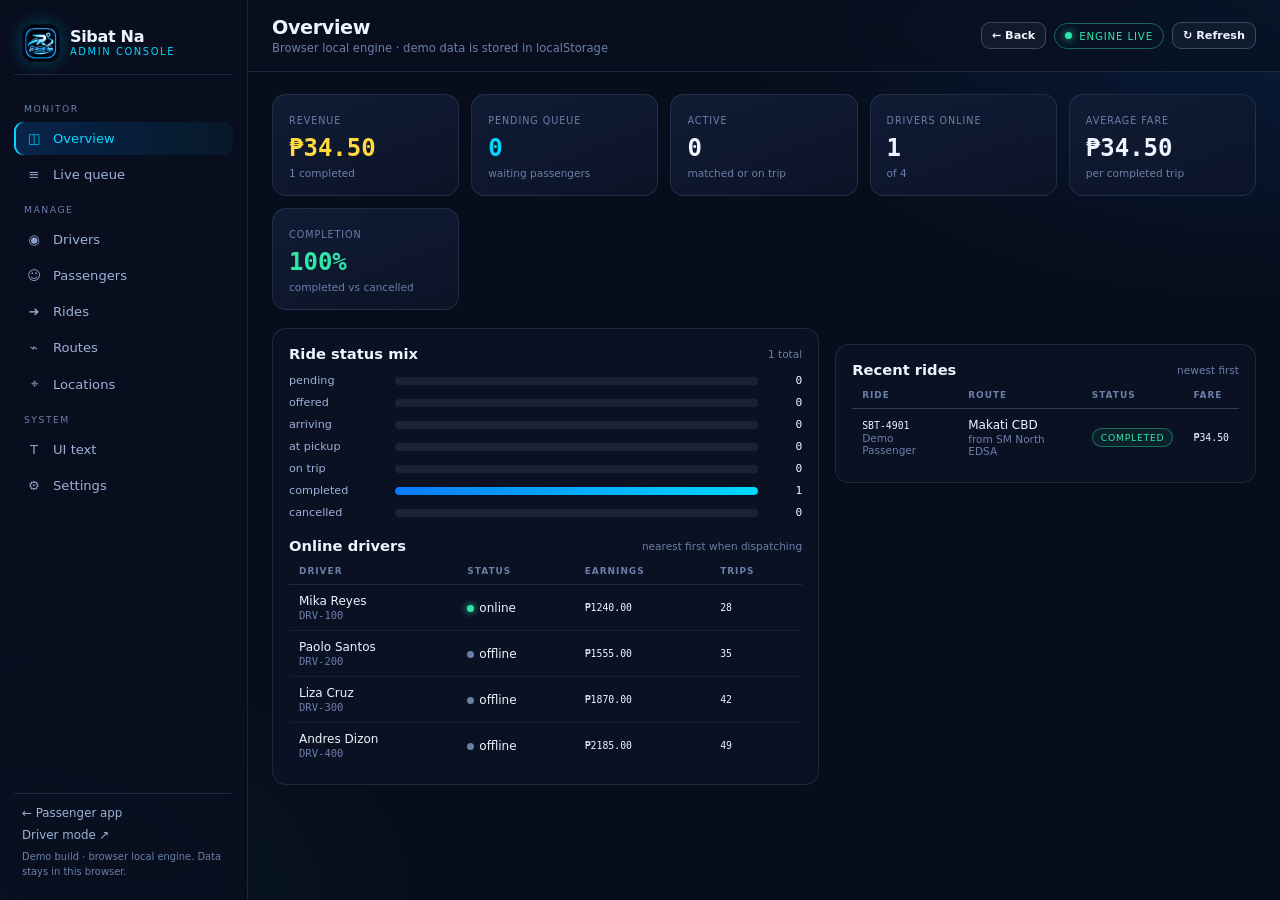
<file: finals/assets/compiled/frontend-all.html>
<!DOCTYPE html>
<html lang="en">
<head>
<meta charset="UTF-8" />
<meta name="viewport" content="width=device-width, initial-scale=1.0" />
<title>Sibat Na — Admin Console</title>
<link rel="icon" type="image/png" href="../brand/sibat-na-logo-256.png" />
<!-- ==========================================================================
     SIBAT NA — assets/compiled/frontend-all.html
     Single-file admin dashboard (no build step, no dependencies).
     Blue admin theme: #087bff / #00d9ff / #070d1b.
     Talks to the C++ engine on http://127.0.0.1:8787.
     Full CRUD: drivers, passengers, rides, routes, locations, UI text,
     fare settings and a demo.reset.
     ========================================================================== -->
<style>
:root {
  --bg: #070d1b;
  --surface: #0c1428;
  --surface-2: #111d36;
  --surface-3: #162444;
  --line: rgba(158, 181, 226, 0.14);
  --line-strong: rgba(158, 181, 226, 0.3);
  --text: #eef4ff;
  --muted: #9db1d8;
  --muted-2: #6b7fa8;
  --blue: #087bff;
  --cyan: #00d9ff;
  --red: #ff315f;
  --gold: #ffd93d;
  --green: #2ee6a8;
  --radius: 14px;
  --mono: 'Cascadia Code', 'JetBrains Mono', Consolas, monospace;
  --font: 'Segoe UI', system-ui, -apple-system, sans-serif;
}
* { box-sizing: border-box; }
[hidden] { display: none !important; }
html, body { height: 100%; }
body {
  margin: 0; font-family: var(--font); color: var(--text);
  background:
    radial-gradient(900px 500px at 100% 0%, rgba(8, 123, 255, 0.14), transparent 60%),
    radial-gradient(700px 420px at 0% 100%, rgba(0, 217, 255, 0.07), transparent 60%),
    var(--bg);
  overflow: hidden;
}
h1, h2, h3, p { margin: 0; }
button { font: inherit; color: inherit; }
a { color: var(--cyan); text-decoration: none; }
code, .mono { font-family: var(--mono); font-size: 0.82em; }
::-webkit-scrollbar { width: 10px; height: 10px; }
::-webkit-scrollbar-thumb { background: rgba(158, 181, 226, 0.22); border-radius: 8px; border: 2px solid transparent; background-clip: padding-box; }

/* layout */
.app { display: grid; grid-template-columns: 248px minmax(0, 1fr); height: 100vh; }
.sidebar {
  display: flex; flex-direction: column; gap: 18px;
  padding: 20px 14px; border-right: 1px solid var(--line);
  background: rgba(9, 16, 32, 0.86);
  backdrop-filter: blur(12px);
}
.brand { display: flex; align-items: center; gap: 10px; padding: 4px 8px 12px; border-bottom: 1px solid var(--line); }
.brand img { width: 38px; height: 38px; border-radius: 11px; flex: none; box-shadow: 0 0 18px rgba(0, 217, 255, 0.28); }
.brand-text { display: flex; flex-direction: column; line-height: 1.15; }
.brand-text strong { font-size: 1rem; letter-spacing: -0.02em; }
.brand-text span { font-size: 0.62rem; letter-spacing: 0.16em; color: var(--cyan); text-transform: uppercase; }
.nav { display: flex; flex-direction: column; gap: 3px; }
.nav-label { font-size: 0.58rem; letter-spacing: 0.16em; text-transform: uppercase; color: var(--muted-2); padding: 10px 10px 5px; }
.nav button {
  display: flex; align-items: center; gap: 10px;
  border: none; background: none; cursor: pointer;
  padding: 9px 11px; border-radius: 9px;
  font-size: 0.82rem; color: var(--muted); text-align: left;
  transition: background 0.18s, color 0.18s;
}
.nav button:hover { background: rgba(8, 123, 255, 0.08); color: var(--text); }
.nav button.is-active { background: linear-gradient(90deg, rgba(8, 123, 255, 0.2), rgba(0, 217, 255, 0.05)); color: var(--cyan); box-shadow: inset 2px 0 0 var(--cyan); }
.nav .ico { width: 18px; text-align: center; opacity: 0.9; }
.sidebar-foot { margin-top: auto; display: flex; flex-direction: column; gap: 8px; padding: 12px 8px 0; border-top: 1px solid var(--line); }
.sidebar-foot a { font-size: 0.74rem; color: var(--muted); }
.sidebar-foot a:hover { color: var(--cyan); }
.sidebar-foot .note { font-size: 0.62rem; color: var(--muted-2); line-height: 1.5; }

.main { min-width: 0; display: flex; flex-direction: column; }
.topbar {
  display: flex; align-items: center; gap: 14px;
  padding: 16px 24px; border-bottom: 1px solid var(--line);
  background: rgba(9, 16, 32, 0.7); backdrop-filter: blur(12px);
}
.topbar h1 { font-size: 1.2rem; letter-spacing: -0.02em; }
.topbar .sub { font-size: 0.72rem; color: var(--muted-2); margin-top: 2px; }
.topbar-actions { margin-left: auto; display: flex; align-items: center; gap: 8px; }
.engine {
  display: inline-flex; align-items: center; gap: 7px;
  padding: 6px 10px; border-radius: 999px;
  border: 1px solid var(--line-strong);
  font-size: 0.64rem; letter-spacing: 0.08em; text-transform: uppercase; color: var(--muted-2);
}
.engine i { width: 7px; height: 7px; border-radius: 50%; background: var(--muted-2); }
.engine.is-online { color: var(--green); border-color: rgba(46, 230, 168, 0.4); }
.engine.is-online i { background: var(--green); box-shadow: 0 0 8px var(--green); }
.engine.is-offline { color: #ff8aa3; border-color: rgba(255, 49, 95, 0.4); }
.engine.is-offline i { background: var(--red); box-shadow: 0 0 8px var(--red); }

.btn {
  display: inline-flex; align-items: center; justify-content: center; gap: 7px;
  border-radius: 9px; border: 1px solid transparent;
  padding: 9px 14px; font-size: 0.8rem; font-weight: 600;
  cursor: pointer; transition: all 0.18s; white-space: nowrap;
}
.btn:disabled { opacity: 0.5; cursor: not-allowed; }
.btn-primary { background: linear-gradient(135deg, var(--blue), var(--cyan)); color: #04101f; box-shadow: 0 8px 20px rgba(8, 123, 255, 0.25); }
.btn-primary:hover { transform: translateY(-1px); }
.btn-ghost { background: rgba(238, 244, 255, 0.04); border-color: var(--line-strong); color: var(--text); }
.btn-ghost:hover { border-color: var(--cyan); }
.btn-danger { background: rgba(255, 49, 95, 0.1); border-color: rgba(255, 49, 95, 0.4); color: #ff8aa3; }
.btn-danger:hover { background: rgba(255, 49, 95, 0.18); }
.btn-sm { padding: 6px 10px; font-size: 0.7rem; }
.link { background: none; border: none; color: var(--cyan); font-size: 0.72rem; cursor: pointer; padding: 2px 4px; }
.link.danger { color: #ff8aa3; }
.link:hover { text-decoration: underline; }

.content { flex: 1; overflow-y: auto; padding: 22px 24px 50px; }
.banner {
  display: flex; align-items: center; gap: 10px; flex-wrap: wrap;
  padding: 10px 14px; margin-bottom: 16px;
  border: 1px solid rgba(255, 49, 95, 0.35);
  background: rgba(255, 49, 95, 0.08);
  border-radius: 10px; font-size: 0.78rem; color: #ffd0da;
}
.banner .btn { margin-left: auto; }
.banner code { color: #ffd0da; }

/* cards + stats */
.stat-grid { display: grid; grid-template-columns: repeat(auto-fit, minmax(160px, 1fr)); gap: 12px; margin-bottom: 18px; }
.stat {
  background: linear-gradient(160deg, rgba(17, 29, 54, 0.95), rgba(12, 20, 40, 0.95));
  border: 1px solid var(--line); border-radius: var(--radius); padding: 14px 16px;
}
.stat small { font-size: 0.6rem; letter-spacing: 0.1em; text-transform: uppercase; color: var(--muted-2); }
.stat strong { display: block; font-family: var(--mono); font-size: 1.5rem; margin-top: 6px; }
.stat span { font-size: 0.66rem; color: var(--muted-2); }
.cyan { color: var(--cyan); } .gold { color: var(--gold); } .red { color: var(--red); } .green { color: var(--green); }

.grid-2 { display: grid; grid-template-columns: 1.3fr 1fr; gap: 16px; align-items: start; }
.panel {
  background: rgba(12, 20, 40, 0.68);
  border: 1px solid var(--line);
  border-radius: var(--radius);
  padding: 16px; min-width: 0;
}
.panel-head { display: flex; align-items: center; justify-content: space-between; gap: 10px; margin-bottom: 12px; }
.panel-head h2 { font-size: 0.92rem; font-weight: 600; }
.panel-head .hint { font-size: 0.66rem; color: var(--muted-2); }
.panel + .panel { margin-top: 16px; }

/* toolbar */
.toolbar { display: flex; align-items: center; gap: 10px; flex-wrap: wrap; margin-bottom: 14px; }
.toolbar .spacer { flex: 1; }
.search {
  display: flex; align-items: center; gap: 8px;
  background: var(--surface-2); border: 1px solid var(--line);
  border-radius: 9px; padding: 0 10px;
}
.search span { color: var(--muted-2); font-size: 0.8rem; }
.search input { background: none; border: none; color: var(--text); padding: 9px 0; font: inherit; font-size: 0.8rem; outline: none; width: 200px; }
.search input::placeholder { color: var(--muted-2); }

/* tables */
.table-wrap { overflow-x: auto; }
table { width: 100%; border-collapse: collapse; font-size: 0.75rem; }
thead th {
  text-align: left; font-size: 0.56rem; letter-spacing: 0.11em; text-transform: uppercase;
  color: var(--muted-2); font-weight: 600;
  padding: 0 10px 8px; border-bottom: 1px solid var(--line); white-space: nowrap;
}
tbody td { padding: 9px 10px; border-bottom: 1px solid rgba(158, 181, 226, 0.07); vertical-align: middle; }
tbody tr:hover td { background: rgba(0, 217, 255, 0.03); }
tbody tr:last-child td { border-bottom: none; }
td .sub { color: var(--muted-2); font-size: 0.66rem; }
td .cell-main { display: flex; flex-direction: column; gap: 1px; }
td .cell-main strong { font-weight: 500; }
.dot { width: 7px; height: 7px; border-radius: 50%; display: inline-block; margin-right: 5px; background: var(--muted-2); }
.dot.online { background: var(--green); box-shadow: 0 0 7px var(--green); }
.dot.busy { background: var(--gold); box-shadow: 0 0 7px var(--gold); }
.pill {
  display: inline-flex; align-items: center; gap: 5px;
  font-size: 0.58rem; letter-spacing: 0.08em; text-transform: uppercase;
  padding: 3px 8px; border-radius: 999px;
  background: rgba(158, 181, 226, 0.08); border: 1px solid var(--line);
  color: var(--muted); white-space: nowrap;
}
.pill.live { color: var(--cyan); border-color: rgba(0, 217, 255, 0.4); background: rgba(0, 217, 255, 0.08); }
.pill.done { color: var(--green); border-color: rgba(46, 230, 168, 0.4); background: rgba(46, 230, 168, 0.07); }
.pill.dead { color: #ff8aa3; border-color: rgba(255, 49, 95, 0.4); background: rgba(255, 49, 95, 0.07); }
.row-actions { display: flex; gap: 4px; white-space: nowrap; }
.empty { color: var(--muted-2); font-size: 0.78rem; padding: 16px 4px; text-align: center; }

/* bars */
.bars { display: flex; flex-direction: column; gap: 9px; }
.bar-row { display: grid; grid-template-columns: 96px 1fr 34px; align-items: center; gap: 10px; font-size: 0.7rem; color: var(--muted); }
.bar-row b { font-family: var(--mono); text-align: right; font-weight: 500; color: var(--text); }
.bar { height: 8px; border-radius: 99px; background: rgba(158, 181, 226, 0.1); overflow: hidden; }
.bar i { display: block; height: 100%; border-radius: 99px; background: linear-gradient(90deg, var(--blue), var(--cyan)); }

/* settings + text */
.form-grid { display: grid; grid-template-columns: 1fr 1fr; gap: 12px; }
.field { display: flex; flex-direction: column; gap: 6px; min-width: 0; }
.field.span-2 { grid-column: span 2; }
.field label { font-size: 0.7rem; color: var(--muted); font-weight: 600; }
.field input, .field select, .field textarea {
  width: 100%; background: var(--surface-2); border: 1px solid var(--line);
  border-radius: 8px; color: var(--text); padding: 9px 11px; font: inherit; font-size: 0.8rem;
}
.field input:focus, .field select:focus, .field textarea:focus {
  outline: none; border-color: rgba(0, 217, 255, 0.6); box-shadow: 0 0 0 3px rgba(0, 217, 255, 0.1);
}
.check-row { display: flex; align-items: center; gap: 8px; font-size: 0.76rem; color: var(--muted); padding-top: 8px; }
.check-row input { accent-color: var(--cyan); width: 15px; height: 15px; }
.text-list { display: flex; flex-direction: column; gap: 9px; }
.text-row { display: grid; grid-template-columns: 230px 1fr auto; gap: 10px; align-items: center; }
.text-row label { font-family: var(--mono); font-size: 0.68rem; color: var(--muted); word-break: break-all; }
.text-row input { background: var(--surface-2); border: 1px solid var(--line); border-radius: 8px; color: var(--text); padding: 8px 10px; font: inherit; font-size: 0.78rem; }
.text-row input:focus { outline: none; border-color: var(--cyan); }
.settings-actions { display: flex; gap: 8px; margin-top: 16px; flex-wrap: wrap; }

/* connect */
.connect {
  max-width: 520px; margin: 40px auto; text-align: center;
  background: linear-gradient(165deg, var(--surface-2), var(--surface));
  border: 1px solid var(--line-strong); border-radius: var(--radius); padding: 30px;
}
.connect .lock { font-size: 1.6rem; color: var(--cyan); margin-bottom: 8px; }
.connect h2 { font-size: 1.2rem; margin-bottom: 6px; }
.connect p { font-size: 0.8rem; color: var(--muted); line-height: 1.5; margin-bottom: 16px; }
.connect input { width: 100%; background: var(--surface-2); border: 1px solid var(--line-strong); border-radius: 9px; color: var(--text); padding: 11px 13px; font: inherit; font-size: 0.82rem; margin-bottom: 10px; }
.connect .row { display: flex; gap: 8px; }
.connect .row .btn { flex: 1; }

/* modal */
.modal-backdrop { position: fixed; inset: 0; z-index: 80; display: none; place-items: center; padding: 20px; background: rgba(4, 8, 18, 0.76); backdrop-filter: blur(6px); }
.modal-backdrop.is-open { display: grid; }
.modal {
  width: min(560px, 100%); max-height: 88vh; overflow-y: auto;
  background: linear-gradient(165deg, var(--surface-2), var(--surface));
  border: 1px solid var(--line-strong); border-radius: var(--radius);
  padding: 22px; box-shadow: 0 30px 70px rgba(0, 0, 0, 0.5);
}
.modal h2 { font-size: 1.1rem; }
.modal .modal-sub { font-size: 0.72rem; color: var(--muted-2); margin: 3px 0 14px; }
.modal-x { float: right; border: none; background: none; color: var(--muted-2); font-size: 1.2rem; cursor: pointer; }
.modal-actions { display: flex; justify-content: flex-end; gap: 8px; margin-top: 18px; }

/* toast */
.toast-host { position: fixed; right: 18px; bottom: 18px; z-index: 120; display: flex; flex-direction: column; gap: 8px; }
.toast {
  padding: 10px 14px; border-radius: 9px; font-size: 0.78rem;
  background: rgba(12, 20, 40, 0.98); border: 1px solid var(--line-strong);
  box-shadow: 0 12px 30px rgba(0, 0, 0, 0.4);
  opacity: 0; transform: translateY(6px); transition: all 0.22s;
}
.toast.in { opacity: 1; transform: none; }
.toast.ok { border-color: rgba(46, 230, 168, 0.4); }
.toast.err { border-color: rgba(255, 49, 95, 0.45); }

@media (max-width: 980px) {
  .app { grid-template-columns: 76px minmax(0, 1fr); }
  .brand-text, .nav-label, .nav button span:not(.ico), .sidebar-foot { display: none; }
  .nav button { justify-content: center; padding: 11px 0; }
  .grid-2 { grid-template-columns: 1fr; }
}
@media (max-width: 700px) {
  .topbar { padding: 12px 14px; flex-wrap: wrap; }
  .content { padding: 14px; }
  .form-grid { grid-template-columns: 1fr; }
  .field.span-2 { grid-column: span 1; }
  .text-row { grid-template-columns: 1fr; gap: 4px; }
  .search input { width: 130px; }
}
</style>
</head>
<body>
<div class="app">
  <aside class="sidebar">
    <div class="brand">
      <img src="../brand/sibat-na-logo-256.png" alt="" width="38" height="38" />
      <span class="brand-text"><strong>Sibat Na</strong><span>Admin console</span></span>
    </div>

    <nav class="nav" id="nav">
      <span class="nav-label">Monitor</span>
      <button type="button" class="is-active" data-view="overview"><span class="ico">◫</span><span>Overview</span></button>
      <button type="button" data-view="queues"><span class="ico">≡</span><span>Live queue</span></button>
      <span class="nav-label">Manage</span>
      <button type="button" data-view="drivers"><span class="ico">◉</span><span>Drivers</span></button>
      <button type="button" data-view="passengers"><span class="ico">☺</span><span>Passengers</span></button>
      <button type="button" data-view="rides"><span class="ico">➜</span><span>Rides</span></button>
      <button type="button" data-view="routes"><span class="ico">⌁</span><span>Routes</span></button>
      <button type="button" data-view="locations"><span class="ico">⌖</span><span>Locations</span></button>
      <span class="nav-label">System</span>
      <button type="button" data-view="texts"><span class="ico">T</span><span>UI text</span></button>
      <button type="button" data-view="settings"><span class="ico">⚙</span><span>Settings</span></button>
    </nav>

    <div class="sidebar-foot">
      <a href="../../index.html">← Passenger app</a>
      <a href="../../index.html#driver">Driver mode ↗</a>
      <p class="note" id="storageNote">Demo build. Data lives in <code>data/state.json</code> via the C++ engine.</p>
    </div>
  </aside>

  <main class="main">
    <header class="topbar">
      <div>
        <h1 id="viewTitle">Overview</h1>
        <p class="sub" id="viewSub">Shared-ride operations, straight from the C++ core.</p>
      </div>
      <div class="topbar-actions">
        <a class="btn btn-ghost btn-sm" href="../../index.html" id="backBtn" title="Back to the passenger app">← Back</a>
        <span class="engine" id="engineBadge"><i></i><span>connecting</span></span>
        <button type="button" class="btn btn-ghost btn-sm" id="refreshBtn">↻ Refresh</button>
        <button type="button" class="btn btn-primary btn-sm" id="quickAdd">+ New</button>
      </div>
    </header>

    <div class="content">
      <div class="banner" id="banner" hidden>
        <strong>Engine offline.</strong>
        <span>Start <code>run.bat</code> in the project root, then refresh.</span>
        <button type="button" class="btn btn-ghost btn-sm" id="retryBtn">Retry</button>
      </div>
      <div id="view"></div>
    </div>
  </main>
</div>

<div class="modal-backdrop" id="modalRoot"></div>
<div class="toast-host" id="toastHost"></div>

<script src="../../frontend/local-engine.js"></script>
<script>
/* ==========================================================================
   ADMIN APP
   - API base: same origin on :8787, otherwise localhost:8787
   - Every mutation hits /api/admin/:entity
   ========================================================================== */
(function () {
  'use strict';

  const KEY_BASE = 'sibatNaAdminBase';
  const sameOrigin = location.port === '8787' ? '' : null;
  const DEFAULT_BASE = sameOrigin !== null ? '' : 'http://127.0.0.1:8787';

  const state = {
    base: localStorage.getItem(KEY_BASE) || DEFAULT_BASE,
    data: null,
    view: 'overview',
    online: false,
    local: false,
    search: {}
  };

  const $ = (sel, root) => (root || document).querySelector(sel);
  const $$ = (sel, root) => Array.from((root || document).querySelectorAll(sel));

  const TITLES = {
    overview: ['Overview', 'Shared-ride operations, straight from the C++ core.'],
    queues: ['Live queue', 'FIFO position per corridor, with the oldest request first.'],
    drivers: ['Drivers', 'Create, edit or remove driver accounts and demo credentials.'],
    passengers: ['Passengers', 'Accounts created by the login flow.'],
    rides: ['Rides', 'Every booking the engine has seen.'],
    routes: ['Routes', 'Fare corridors and their base / per-km values.'],
    locations: ['Locations', 'Saved pickup and destination landmarks.'],
    texts: ['UI text', 'Editable labels applied across the passenger app.'],
    settings: ['Settings', 'Fare formula, dispatch mode and demo reset.']
  };

  function esc(value) {
    return String(value == null ? '' : value)
      .replace(/&/g, '&amp;').replace(/</g, '&lt;').replace(/>/g, '&gt;')
      .replace(/"/g, '&quot;').replace(/'/g, '&#39;');
  }

  function money(value) {
    return '₱' + Number(value || 0).toFixed(2);
  }

  function toast(message, type) {
    const host = $('#toastHost');
    const el = document.createElement('div');
    el.className = 'toast ' + (type === 'error' ? 'err' : 'ok');
    el.textContent = message;
    host.appendChild(el);
    requestAnimationFrame(() => el.classList.add('in'));
    setTimeout(() => {
      el.classList.remove('in');
      setTimeout(() => el.remove(), 240);
    }, 3000);
  }

  // ---------------------------------------------------------------------
  //  API
  // ---------------------------------------------------------------------
  async function api(path, options) {
    const opts = Object.assign({ method: 'GET', headers: {} }, options || {});
    if (opts.body && typeof opts.body !== 'string') {
      opts.headers['Content-Type'] = 'application/json';
      opts.body = JSON.stringify(opts.body);
    }

    // Local fallback = always-on demo engine (file:// or C++ server not running).
    if (state.local) return localCall(path, opts);

    const controller = new AbortController();
    const timer = setTimeout(() => controller.abort(), 6500);
    let res;
    try {
      res = await fetch(state.base + '/api' + path, Object.assign({ signal: controller.signal, cache: 'no-store' }, opts));
    } catch (err) {
      if (window.SIBAT_LOCAL) {
        state.local = true;
        setOnline(true);
        return localCall(path, opts);
      }
      setOnline(false);
      throw new Error('Cannot reach the engine at ' + (state.base || location.origin));
    } finally {
      clearTimeout(timer);
    }
    let data = null;
    try { data = await res.json(); } catch (_) { data = null; }
    if (!res.ok || (data && data.ok === false)) {
      throw new Error((data && data.error) || ('HTTP ' + res.status));
    }
    setOnline(true);
    return data || {};
  }

  function localCall(path, opts) {
    if (!window.SIBAT_LOCAL) throw new Error('Local demo engine is not loaded');
    return window.SIBAT_LOCAL.handle(path, opts);
  }

  function setOnline(online) {
    // The demo console is always shown as online: C++ when available,
    // browser-local otherwise.
    state.online = online || state.local;
    const badge = $('#engineBadge');
    badge.classList.add('is-online');
    badge.classList.remove('is-offline');
    badge.querySelector('span').textContent = 'engine live';
    badge.title = state.local
      ? 'Browser local engine — data is stored in localStorage'
      : 'C++ engine connected on ' + (state.base || location.origin);
    $('#banner').hidden = true;
    const note = $('#storageNote');
    if (note) {
      note.innerHTML = state.local
        ? 'Demo build · browser local engine. Data stays in this browser.'
        : 'Demo build. Data lives in <code>data/state.json</code> via the C++ engine.';
    }
  }

  async function refresh() {
    try {
      const res = await api('/state');
      state.data = res.state;
      setOnline(true);
      $('#banner').hidden = true;
      render();
    } catch (err) {
      if (!state.data && window.SIBAT_LOCAL) {
        try {
          state.local = true;
          const res = localCall('/state', { method: 'GET' });
          state.data = res.state;
          setOnline(true);
          render();
          return;
        } catch (_) { /* fall through */ }
      }
      setOnline(false);
      if (!state.data) renderConnect(err.message);
      else toast(err.message, 'error');
    }
  }

  // ---------------------------------------------------------------------
  //  CONNECT SCREEN
  // ---------------------------------------------------------------------
  function renderConnect(error) {
    $('#viewTitle').textContent = 'Connect';
    $('#viewSub').textContent = 'Point the console at the C++ engine.';
    $('#view').innerHTML =
      '<div class="connect">' +
        '<div class="lock">⚿</div>' +
        '<h2>Connect to the Sibat Na engine</h2>' +
        '<p>' + esc(error || 'The engine is not responding.') + '</p>' +
        '<input id="baseInput" type="text" value="' + esc(state.base || 'http://127.0.0.1:8787') + '" placeholder="http://127.0.0.1:8787" />' +
        '<div class="row">' +
          '<button type="button" class="btn btn-primary" id="connectBtn">Connect</button>' +
          '<button type="button" class="btn btn-ghost" id="startHintBtn">How to start</button>' +
        '</div>' +
        '<p style="margin-top:16px">Run <code>run.bat</code> from the project root, or <code>backend\\sibat-server.exe</code> directly.</p>' +
      '</div>';
    $('#connectBtn').addEventListener('click', () => {
      state.base = $('#baseInput').value.trim().replace(/\/+$/, '');
      localStorage.setItem(KEY_BASE, state.base);
      refresh();
    });
    $('#startHintBtn').addEventListener('click', () => {
      toast('Run run.bat, then press Retry.', 'ok');
    });
  }

  // ---------------------------------------------------------------------
  //  RENDER ROUTER
  // ---------------------------------------------------------------------
  function render() {
    const meta = TITLES[state.view] || TITLES.overview;
    $('#viewTitle').textContent = meta[0];
    $('#viewSub').textContent = state.local
      ? 'Browser local engine · demo data is stored in localStorage'
      : meta[1];
    $$('#nav button').forEach(btn => btn.classList.toggle('is-active', btn.dataset.view === state.view));
    const quickAdd = $('#quickAdd');
    quickAdd.hidden = !['drivers', 'passengers', 'routes', 'locations'].includes(state.view);

    if (!state.data) return;
    switch (state.view) {
      case 'overview': renderOverview(); break;
      case 'queues': renderQueues(); break;
      case 'drivers': renderAccounts('drivers'); break;
      case 'passengers': renderAccounts('passengers'); break;
      case 'rides': renderRides(); break;
      case 'routes': renderRoutes(); break;
      case 'locations': renderLocations(); break;
      case 'texts': renderTexts(); break;
      case 'settings': renderSettings(); break;
    }
  }

  function getEntityList(entity) {
    const data = state.data || {};
    if (entity === 'drivers') return data.drivers || [];
    if (entity === 'passengers') return data.passengers || [];
    return [];
  }

  function filtered(entity, list) {
    const query = (state.search[entity] || '').toLowerCase();
    if (!query) return list;
    return list.filter(item => JSON.stringify(item).toLowerCase().includes(query));
  }

  function statCard(label, value, sub, tone) {
    return '<div class="stat"><small>' + esc(label) + '</small><strong class="' + (tone || '') + '">' +
      esc(value) + '</strong>' + (sub ? '<span>' + esc(sub) + '</span>' : '') + '</div>';
  }

  // ---------------------------------------------------------------------
  //  OVERVIEW
  // ---------------------------------------------------------------------
  function renderOverview() {
    const s = state.data.stats || {};
    const rides = state.data.rides || [];
    const drivers = state.data.drivers || [];
    const maxStatus = Math.max(1, ...['pending', 'offered', 'arriving', 'at_pickup', 'on_trip', 'completed', 'cancelled']
      .map(status => rides.filter(r => r.status === status).length));

    const bars = ['pending', 'offered', 'arriving', 'at_pickup', 'on_trip', 'completed', 'cancelled']
      .map(status => {
        const count = rides.filter(r => r.status === status).length;
        return '<div class="bar-row"><span>' + status.replace('_', ' ') + '</span>' +
          '<div class="bar"><i style="width:' + Math.round((count / maxStatus) * 100) + '%"></i></div>' +
          '<b>' + count + '</b></div>';
      }).join('');

    const recent = rides.slice().sort((a, b) => b.createdAt - a.createdAt).slice(0, 8);

    $('#view').innerHTML =
      '<div class="stat-grid">' +
        statCard('Revenue', money(s.revenue), s.completed + ' completed', 'gold') +
        statCard('Pending queue', String(s.pending || 0), 'waiting passengers', 'cyan') +
        statCard('Active', String(s.active || 0), 'matched or on trip') +
        statCard('Drivers online', String(s.onlineDrivers || 0), 'of ' + (s.drivers || 0)) +
        statCard('Average fare', money(s.avgFare), 'per completed trip') +
        statCard('Completion', (s.completionRate || 0) + '%', 'completed vs cancelled', 'green') +
      '</div>' +
      '<div class="grid-2">' +
        '<div class="panel"><div class="panel-head"><h2>Ride status mix</h2><span class="hint">' + rides.length + ' total</span></div>' +
          '<div class="bars">' + bars + '</div>' +
          '<div class="panel-head" style="margin-top:18px"><h2>Online drivers</h2><span class="hint">nearest first when dispatching</span></div>' +
          '<div class="table-wrap"><table><thead><tr><th>Driver</th><th>Status</th><th>Earnings</th><th>Trips</th></tr></thead><tbody>' +
          (drivers.length ? drivers.map(d =>
            '<tr><td><div class="cell-main"><strong>' + esc(d.name) + '</strong><span class="sub mono">' + esc(d.id) + '</span></div></td>' +
            '<td><span class="dot ' + esc(d.status) + '"></span>' + esc(d.status) + '</td>' +
            '<td class="mono">' + money(d.earnings) + '</td><td class="mono">' + d.trips + '</td></tr>'
          ).join('') : '<tr><td colspan="4" class="empty">No drivers yet.</td></tr>') +
          '</tbody></table></div>' +
        '</div>' +
        '<div class="panel"><div class="panel-head"><h2>Recent rides</h2><span class="hint">newest first</span></div>' +
          '<div class="table-wrap"><table><thead><tr><th>Ride</th><th>Route</th><th>Status</th><th>Fare</th></tr></thead><tbody>' +
          (recent.length ? recent.map(r =>
            '<tr><td><div class="cell-main"><strong class="mono">' + esc(r.code) + '</strong><span class="sub">' + esc(r.passengerName) + '</span></div></td>' +
            '<td><div class="cell-main"><strong>' + esc(r.destLabel) + '</strong><span class="sub">from ' + esc(r.pickupLabel) + '</span></div></td>' +
            '<td>' + statusPill(r.status) + '</td><td class="mono">' + money(r.fare) + '</td></tr>'
          ).join('') : '<tr><td colspan="4" class="empty">No rides yet.</td></tr>') +
          '</tbody></table></div>' +
        '</div>' +
      '</div>';
  }

  function statusPill(status) {
    const cls = ['offered', 'arriving', 'at_pickup', 'on_trip'].includes(status) ? 'live'
      : status === 'completed' ? 'done'
      : status === 'cancelled' ? 'dead' : '';
    return '<span class="pill ' + cls + '">' + esc(status.replace('_', ' ')) + '</span>';
  }

  // ---------------------------------------------------------------------
  //  QUEUE
  // ---------------------------------------------------------------------
  function renderQueues() {
    const pending = (state.data.rides || []).filter(r => r.status === 'pending')
      .sort((a, b) => a.createdAt - b.createdAt);
    $('#view').innerHTML =
      '<div class="toolbar"><span class="hint" style="color:var(--muted-2);font-size:.72rem">Queue is FIFO per corridor — ' + pending.length + ' waiting.</span>' +
      '<span class="spacer"></span><button type="button" class="btn btn-primary btn-sm" id="serveNow">Serve next ride →</button></div>' +
      '<div class="panel"><div class="table-wrap"><table><thead><tr><th>#</th><th>Ride</th><th>Passenger</th><th>Corridor</th><th>Fare</th><th>Queued</th></tr></thead><tbody>' +
      (pending.length ? pending.map((r, i) =>
        '<tr><td class="mono">' + (i + 1) + '</td><td class="mono">' + esc(r.code) + '</td>' +
        '<td>' + esc(r.passengerName) + '</td>' +
        '<td><div class="cell-main"><strong>' + esc(r.pickupArea || '—') + ' → ' + esc(r.destArea || '—') + '</strong>' +
        '<span class="sub">' + esc(r.pickupLabel) + ' → ' + esc(r.destLabel) + '</span></div></td>' +
        '<td class="mono">' + money(r.fare) + '</td><td class="sub">' + new Date(r.createdAt).toLocaleTimeString() + '</td></tr>'
      ).join('') : '<tr><td colspan="6" class="empty">The shared queue is empty.</td></tr>') +
      '</tbody></table></div></div>';

    const serve = $('#serveNow');
    if (serve) serve.addEventListener('click', async () => {
      try {
        const res = await api('/ops/serve-next', { method: 'POST' });
        toast(res.message || 'Served next.', 'ok');
        refresh();
      } catch (err) { toast(err.message, 'error'); }
    });
  }

  // ---------------------------------------------------------------------
  //  ACCOUNTS (drivers / passengers)
  // ---------------------------------------------------------------------
  function renderAccounts(entity) {
    const list = filtered(entity, getEntityList(entity));
    const isDriver = entity === 'drivers';
    const columns = isDriver
      ? ['Driver', 'Status', 'Vehicle', 'Docs', 'Trips', '']
      : ['Passenger', 'Contact', 'Emergency', 'ID', 'Joined', ''];

    $('#view').innerHTML =
      toolbar(entity, '+ Add ' + (isDriver ? 'driver' : 'passenger')) +
      '<div class="panel"><div class="table-wrap"><table><thead><tr>' +
      columns.map(c => '<th>' + c + '</th>').join('') + '</tr></thead><tbody>' +
      (list.length ? list.map(item =>
        '<tr>' +
          '<td><div class="cell-main"><strong>' + esc(item.name) + '</strong><span class="sub mono">' + esc(item.id) + (item.demo ? ' · demo' : '') + '</span></div></td>' +
          (isDriver
            ? '<td><span class="dot ' + esc(item.status) + '"></span>' + esc(item.status) + '</td>' +
              '<td><div class="cell-main"><strong>' + esc(item.vehicle || '—') + '</strong><span class="sub mono">' + esc(item.plate || '') + '</span></div></td>' +
              '<td class="sub mono">' + esc(item.ltfrb || '—') + '</td>' +
              '<td class="mono">' + (item.trips || 0) + '</td>'
            : '<td><div class="cell-main"><strong>' + esc(item.phone || '—') + '</strong><span class="sub">' + esc(item.email || '') + '</span></div></td>' +
              '<td>' + esc(item.emergency || '—') + '</td>' +
              '<td>' + (item.hasIdImage ? '✓' : '—') + '</td>' +
              '<td class="sub">' + (item.createdAt ? new Date(item.createdAt).toLocaleDateString() : '—') + '</td>') +
          '<td><div class="row-actions">' +
            '<button type="button" class="link" data-edit="' + esc(item.id) + '">Edit</button>' +
            '<button type="button" class="link danger" data-delete="' + esc(item.id) + '">Delete</button>' +
          '</div></td>' +
        '</tr>'
      ).join('') : '<tr><td colspan="' + columns.length + '" class="empty">No ' + entity + ' yet.</td></tr>') +
      '</tbody></table></div></div>';

    bindToolbar(entity);
    bindRowActions(entity, () => {
      const item = getEntityList(entity).find(x => x.id === $('#view').dataset.editId);
      return item;
    });
  }

  // ---------------------------------------------------------------------
  //  RIDES
  // ---------------------------------------------------------------------
  function renderRides() {
    const list = filtered('rides', state.data.rides || []).slice().sort((a, b) => b.createdAt - a.createdAt);
    $('#view').innerHTML =
      toolbar('rides', '') +
      '<div class="panel"><div class="table-wrap"><table><thead><tr>' +
      '<th>Ride</th><th>Passenger</th><th>Driver</th><th>Route</th><th>Km</th><th>Fare</th><th>Status</th><th></th>' +
      '</tr></thead><tbody>' +
      (list.length ? list.map(r =>
        '<tr><td class="mono">' + esc(r.code) + '</td>' +
        '<td><div class="cell-main"><strong>' + esc(r.passengerName) + '</strong><span class="sub">' + esc(r.phone || '—') + '</span></div></td>' +
        '<td><div class="cell-main"><strong>' + esc(r.driverName || '—') + '</strong><span class="sub mono">' + esc(r.plate || '') + '</span></div></td>' +
        '<td><div class="cell-main"><strong>' + esc(r.destLabel) + '</strong><span class="sub">from ' + esc(r.pickupLabel) + '</span></div></td>' +
        '<td class="mono">' + Number(r.distanceKm).toFixed(1) + '</td>' +
        '<td class="mono">' + money(r.fare) + '</td>' +
        '<td>' + statusPill(r.status) + '</td>' +
        '<td><div class="row-actions">' +
          '<button type="button" class="link" data-edit-ride="' + esc(r.id) + '">Edit</button>' +
          '<button type="button" class="link danger" data-delete-ride="' + esc(r.id) + '">Delete</button>' +
        '</div></td></tr>'
      ).join('') : '<tr><td colspan="8" class="empty">No rides yet.</td></tr>') +
      '</tbody></table></div></div>';

    bindToolbar('rides');
    $$('#view [data-edit-ride]').forEach(btn => btn.addEventListener('click', () => {
      const ride = (state.data.rides || []).find(r => r.id === btn.dataset.editRide);
      if (ride) openRideForm(ride);
    }));
    $$('#view [data-delete-ride]').forEach(btn => btn.addEventListener('click', () => {
      const ride = (state.data.rides || []).find(r => r.id === btn.dataset.deleteRide);
      if (!ride) return;
      confirmDelete('ride ' + ride.code, () => api('/admin/rides/' + encodeURIComponent(ride.id), { method: 'DELETE' }));
    }));
  }

  function openRideForm(ride) {
    openModal(
      '<h2>Edit ride</h2><p class="modal-sub mono">' + esc(ride.code) + '</p>' +
      '<form id="modalForm"><div class="form-grid">' +
        '<div class="field"><label>Status</label><select name="status">' +
          ['pending', 'offered', 'arriving', 'at_pickup', 'on_trip', 'completed', 'cancelled']
            .map(s => '<option ' + (s === ride.status ? 'selected' : '') + '>' + s + '</option>').join('') +
        '</select></div>' +
        '<div class="field"><label>Fare (₱)</label><input name="fare" type="number" step="0.01" value="' + ride.fare + '" /></div>' +
        '<div class="field"><label>Seats</label><input name="seats" type="number" min="1" max="8" value="' + ride.seats + '" /></div>' +
        '<div class="field"><label>Passenger</label><input value="' + esc(ride.passengerName) + '" disabled /></div>' +
      '</div>' +
      '<div class="modal-actions"><button type="button" class="btn btn-ghost" data-close>Cancel</button>' +
      '<button type="submit" class="btn btn-primary">Save ride</button></div></form>'
    );
    $('#modalForm').addEventListener('submit', async (e) => {
      e.preventDefault();
      const fd = new FormData(e.target);
      try {
        await api('/admin/rides/' + encodeURIComponent(ride.id), {
          method: 'PUT',
          body: { status: fd.get('status'), fare: Number(fd.get('fare')), seats: Number(fd.get('seats')) }
        });
        closeModal(); toast('Ride updated.', 'ok'); refresh();
      } catch (err) { toast(err.message, 'error'); }
    });
  }

  // ---------------------------------------------------------------------
  //  ROUTES + LOCATIONS
  // ---------------------------------------------------------------------
  function renderRoutes() {
    const list = filtered('routes', state.data.routes || []);
    $('#view').innerHTML =
      toolbar('routes', '+ Add route') +
      '<div class="panel"><div class="table-wrap"><table><thead><tr>' +
      '<th>Name</th><th>Corridor</th><th>Km</th><th>Base</th><th>Per km</th><th>Active</th><th></th>' +
      '</tr></thead><tbody>' +
      (list.length ? list.map(r =>
        '<tr><td><div class="cell-main"><strong>' + esc(r.name) + '</strong><span class="sub mono">' + esc(r.id) + '</span></div></td>' +
        '<td>' + esc(r.from) + ' → ' + esc(r.to) + '</td>' +
        '<td class="mono">' + Number(r.km).toFixed(1) + '</td>' +
        '<td class="mono">' + money(r.baseFare) + '</td>' +
        '<td class="mono">' + money(r.perKm) + '</td>' +
        '<td>' + (r.active ? '<span class="pill done">active</span>' : '<span class="pill dead">off</span>') + '</td>' +
        '<td><div class="row-actions"><button type="button" class="link" data-edit-route="' + esc(r.id) + '">Edit</button>' +
        '<button type="button" class="link danger" data-del-route="' + esc(r.id) + '">Delete</button></div></td></tr>'
      ).join('') : '<tr><td colspan="7" class="empty">No routes yet.</td></tr>') +
      '</tbody></table></div></div>';

    bindToolbar('routes');
    $$('#view [data-edit-route]').forEach(btn => btn.addEventListener('click', () => {
      const item = (state.data.routes || []).find(r => r.id === btn.dataset.editRoute);
      if (item) openRouteForm(item);
    }));
    $$('#view [data-del-route]').forEach(btn => btn.addEventListener('click', () => {
      const item = (state.data.routes || []).find(r => r.id === btn.dataset.delRoute);
      if (!item) return;
      confirmDelete('route ' + item.name, () => api('/admin/routes/' + encodeURIComponent(item.id), { method: 'DELETE' }));
    }));
  }

  function renderLocations() {
    const list = filtered('locations', state.data.locations || []);
    $('#view').innerHTML =
      toolbar('locations', '+ Add location') +
      '<div class="panel"><div class="table-wrap"><table><thead><tr>' +
      '<th>Name</th><th>Zone</th><th>Coordinates</th><th>Active</th><th></th>' +
      '</tr></thead><tbody>' +
      (list.length ? list.map(l =>
        '<tr><td><div class="cell-main"><strong>' + esc(l.name) + '</strong><span class="sub mono">' + esc(l.id) + '</span></div></td>' +
        '<td>' + esc(l.zone) + '</td>' +
        '<td class="mono">' + Number(l.lat).toFixed(4) + ', ' + Number(l.lng).toFixed(4) + '</td>' +
        '<td>' + (l.active ? '<span class="pill done">active</span>' : '<span class="pill dead">off</span>') + '</td>' +
        '<td><div class="row-actions"><button type="button" class="link" data-edit-loc="' + esc(l.id) + '">Edit</button>' +
        '<button type="button" class="link danger" data-del-loc="' + esc(l.id) + '">Delete</button></div></td></tr>'
      ).join('') : '<tr><td colspan="5" class="empty">No locations yet.</td></tr>') +
      '</tbody></table></div></div>';

    bindToolbar('locations');
    $$('#view [data-edit-loc]').forEach(btn => btn.addEventListener('click', () => {
      const item = (state.data.locations || []).find(l => l.id === btn.dataset.editLoc);
      if (item) openLocationForm(item);
    }));
    $$('#view [data-del-loc]').forEach(btn => btn.addEventListener('click', () => {
      const item = (state.data.locations || []).find(l => l.id === btn.dataset.delLoc);
      if (!item) return;
      confirmDelete('location ' + item.name, () => api('/admin/locations/' + encodeURIComponent(item.id), { method: 'DELETE' }));
    }));
  }

  // ---------------------------------------------------------------------
  //  UI TEXT
  // ---------------------------------------------------------------------
  function renderTexts() {
    const ui = state.data.ui || {};
    const keys = Object.keys(ui).sort();
    $('#view').innerHTML =
      '<div class="toolbar"><span style="font-size:.72rem;color:var(--muted-2)">Labels are served by <code>/api/config</code>.</span>' +
      '<span class="spacer"></span><button type="button" class="btn btn-primary btn-sm" id="saveAllTexts">Save all</button></div>' +
      '<div class="panel"><div class="text-list" id="textList">' +
      (keys.length ? keys.map(key =>
        '<div class="text-row"><label for="t-' + esc(key) + '">' + esc(key) + '</label>' +
        '<input id="t-' + esc(key) + '" data-key="' + esc(key) + '" value="' + esc(ui[key]) + '" />' +
        '<button type="button" class="link danger" data-del-text="' + esc(key) + '">Delete</button></div>'
      ).join('') : '<p class="empty">No text keys.</p>') +
      '</div></div>';

    $$('#view [data-del-text]').forEach(btn => btn.addEventListener('click', () => {
      const key = btn.dataset.delText;
      confirmDelete('text key ' + key, () => api('/admin/texts/' + encodeURIComponent(key), { method: 'DELETE' }));
    }));
    const save = $('#saveAllTexts');
    if (save) save.addEventListener('click', async () => {
      const payload = {};
      $$('#textList [data-key]').forEach(input => { payload[input.dataset.key] = input.value; });
      try {
        await api('/config', { method: 'POST', body: { ui: payload } });
        toast('UI text saved.', 'ok');
        refresh();
      } catch (err) { toast(err.message, 'error'); }
    });
  }

  // ---------------------------------------------------------------------
  //  SETTINGS
  // ---------------------------------------------------------------------
  function renderSettings() {
    const s = state.data.settings || {};
    $('#view').innerHTML =
      '<div class="grid-2">' +
        '<div class="panel"><div class="panel-head"><h2>Fare + dispatch</h2><span class="hint">stored in the engine</span></div>' +
          '<form id="settingsForm"><div class="form-grid">' +
            '<div class="field span-2"><label>Service name</label><input name="serviceName" value="' + esc(s.serviceName || 'Sibat Na') + '" /></div>' +
            '<div class="field"><label>Base fare (₱)</label><input name="baseFare" type="number" step="0.01" value="' + esc(s.baseFare) + '" /></div>' +
            '<div class="field"><label>Included km</label><input name="includedKm" type="number" step="0.1" value="' + esc(s.includedKm) + '" /></div>' +
            '<div class="field"><label>Per extra km (₱)</label><input name="perKm" type="number" step="0.01" value="' + esc(s.perKm) + '" /></div>' +
            '<div class="field"><label>Match delay (seconds)</label><input name="matchDelaySeconds" type="number" min="1" max="30" value="' + esc(s.matchDelaySeconds) + '" /></div>' +
            '<div class="field"><label>Dispatch mode</label><select name="dispatchMode">' +
              '<option value="auto"' + (s.dispatchMode === 'auto' ? ' selected' : '') + '>auto (simulation)</option>' +
              '<option value="manual"' + (s.dispatchMode === 'manual' ? ' selected' : '') + '>manual (serve next)</option>' +
            '</select></div>' +
            '<div class="field"><label>Currency symbol</label><input value="' + esc(s.currency || '₱') + '" disabled /></div>' +
          '</div>' +
          '<p class="modal-sub" style="margin-top:10px">' + esc(s.fareRule || '') + '</p>' +
          '<div class="settings-actions"><button type="submit" class="btn btn-primary">Save settings</button></div></form>' +
        '</div>' +
        '<div class="panel"><div class="panel-head"><h2>Danger zone</h2><span class="hint">demo data only</span></div>' +
          '<p style="font-size:.78rem;color:var(--muted);line-height:1.55">Reset reseeds the demo engine (' +
            (state.local ? 'browser localStorage' : '<code>data/state.json</code>') +
            ') with the demo drivers, locations and routes. Every ride is removed.</p>' +
          '<div class="settings-actions"><button type="button" class="btn btn-danger" id="resetBtn">Reset demo data</button></div>' +
          '<div class="panel-head" style="margin-top:22px"><h2>Engine</h2><span class="hint">' +
            esc(state.local ? 'browser local engine' : (state.base || location.origin)) + '</span></div>' +
          '<p style="font-size:.78rem;color:var(--muted);line-height:1.55">' +
            (state.local
              ? 'C++ server not running, so the console is using the browser-local demo engine. Start run.bat to switch to C++.'
              : 'JSON API · single-binary C++ · no external dependencies.') + '</p>' +
          '<div class="settings-actions"><button type="button" class="btn btn-ghost" id="pingBtn">Ping /api/health</button></div>' +
        '</div>' +
      '</div>';

    $('#settingsForm').addEventListener('submit', async (e) => {
      e.preventDefault();
      const fd = new FormData(e.target);
      try {
        await api('/config', {
          method: 'POST',
          body: {
            settings: {
              serviceName: fd.get('serviceName'),
              baseFare: Number(fd.get('baseFare')),
              includedKm: Number(fd.get('includedKm')),
              perKm: Number(fd.get('perKm')),
              matchDelaySeconds: Number(fd.get('matchDelaySeconds')),
              dispatchMode: fd.get('dispatchMode')
            }
          }
        });
        toast('Settings saved.', 'ok');
        refresh();
      } catch (err) { toast(err.message, 'error'); }
    });

    $('#resetBtn').addEventListener('click', () => {
      confirmDelete('ALL demo data', async () => {
        await api('/reset', { method: 'POST' });
        toast('Demo data reset.', 'ok');
        refresh();
      });
    });

    $('#pingBtn').addEventListener('click', async () => {
      try {
        const res = await api('/health');
        toast('Engine ' + res.version + ' · ' + res.engine + ' · ' + res.time, 'ok');
      } catch (err) { toast(err.message, 'error'); }
    });
  }

  // ---------------------------------------------------------------------
  //  FORMS
  // ---------------------------------------------------------------------
  function openAccountForm(entity, item) {
    const editing = !!item;
    const isDriver = entity === 'drivers';
    const v = item || {};
    openModal(
      '<h2>' + (editing ? 'Edit ' : 'New ') + (isDriver ? 'driver' : 'passenger') + '</h2>' +
      '<p class="modal-sub">' + (editing ? esc(v.id) : 'Saved through /api/admin/' + entity) + '</p>' +
      '<form id="modalForm">' +
      '<div class="form-grid">' +
        '<div class="field span-2"><label>Full name</label><input name="name" required value="' + esc(v.name || '') + '" /></div>' +
        '<div class="field"><label>Email</label><input name="email" type="email" value="' + esc(v.email || '') + '" /></div>' +
        '<div class="field"><label>Phone</label><input name="phone" value="' + esc(v.phone || '') + '" /></div>' +
        (isDriver
          ? '<div class="field"><label>Status</label><select name="status">' +
              ['offline', 'online', 'busy'].map(x => '<option ' + (x === (v.status || 'offline') ? 'selected' : '') + '>' + x + '</option>').join('') +
            '</select></div>' +
            '<div class="field"><label>Plate</label><input name="plate" value="' + esc(v.plate || '') + '" /></div>' +
            '<div class="field"><label>Vehicle</label><input name="vehicle" value="' + esc(v.vehicle || '') + '" /></div>' +
            '<div class="field"><label>Licence no.</label><input name="license" value="' + esc(v.license || '') + '" /></div>' +
            '<div class="field"><label>NBI no.</label><input name="nbi" value="' + esc(v.nbi || '') + '" /></div>' +
            '<div class="field"><label>OR / CR no.</label><input name="orcr" value="' + esc(v.orcr || '') + '" /></div>' +
            '<div class="field"><label>LTFRB no.</label><input name="ltfrb" value="' + esc(v.ltfrb || '') + '" /></div>'
          : '') +
        '<div class="field span-2"><label>Emergency contact</label><input name="emergency" value="' + esc(v.emergency || '') + '" /></div>' +
      '</div>' +
      '<div class="modal-actions"><button type="button" class="btn btn-ghost" data-close>Cancel</button>' +
      '<button type="submit" class="btn btn-primary">' + (editing ? 'Save changes' : 'Create') + '</button></div>' +
      '</form>'
    );
    $('#modalForm').addEventListener('submit', async (e) => {
      e.preventDefault();
      const fd = new FormData(e.target);
      const payload = {};
      fd.forEach((value, key) => { payload[key] = value; });
      try {
        await api('/admin/' + entity + (editing ? '/' + encodeURIComponent(v.id) : ''), {
          method: editing ? 'PUT' : 'POST', body: payload
        });
        closeModal();
        toast(editing ? 'Account saved.' : 'Account created.', 'ok');
        refresh();
      } catch (err) { toast(err.message, 'error'); }
    });
  }

  function openRouteForm(item) {
    const editing = !!item;
    const v = item || { name: '', from: '', to: '', km: 6, baseFare: 15, perKm: 2.5, active: true };
    openModal(
      '<h2>' + (editing ? 'Edit route' : 'New route') + '</h2><p class="modal-sub">Fare corridor</p>' +
      '<form id="modalForm"><div class="form-grid">' +
        '<div class="field span-2"><label>Name</label><input name="name" required value="' + esc(v.name) + '" /></div>' +
        '<div class="field"><label>From zone</label><input name="from" value="' + esc(v.from) + '" /></div>' +
        '<div class="field"><label>To zone</label><input name="to" value="' + esc(v.to) + '" /></div>' +
        '<div class="field"><label>Distance km</label><input name="km" type="number" step="0.1" value="' + esc(v.km) + '" /></div>' +
        '<div class="field"><label>Base fare</label><input name="baseFare" type="number" step="0.01" value="' + esc(v.baseFare) + '" /></div>' +
        '<div class="field"><label>Per km</label><input name="perKm" type="number" step="0.01" value="' + esc(v.perKm) + '" /></div>' +
        '<label class="check-row"><input type="checkbox" name="active"' + (v.active ? ' checked' : '') + ' /> Active</label>' +
      '</div>' +
      '<div class="modal-actions"><button type="button" class="btn btn-ghost" data-close>Cancel</button>' +
      '<button type="submit" class="btn btn-primary">' + (editing ? 'Save changes' : 'Create route') + '</button></div></form>'
    );
    $('#modalForm').addEventListener('submit', async (e) => {
      e.preventDefault();
      const fd = new FormData(e.target);
      try {
        await api('/admin/routes' + (editing ? '/' + encodeURIComponent(v.id) : ''), {
          method: editing ? 'PUT' : 'POST',
          body: {
            name: fd.get('name'), from: fd.get('from'), to: fd.get('to'),
            km: Number(fd.get('km')), baseFare: Number(fd.get('baseFare')),
            perKm: Number(fd.get('perKm')), active: fd.has('active')
          }
        });
        closeModal(); toast('Route saved.', 'ok'); refresh();
      } catch (err) { toast(err.message, 'error'); }
    });
  }

  function openLocationForm(item) {
    const editing = !!item;
    const v = item || { name: '', zone: '', lat: 14.5995, lng: 120.9842, active: true };
    openModal(
      '<h2>' + (editing ? 'Edit location' : 'New location') + '</h2><p class="modal-sub">Saved landmark</p>' +
      '<form id="modalForm"><div class="form-grid">' +
        '<div class="field span-2"><label>Name</label><input name="name" required value="' + esc(v.name) + '" /></div>' +
        '<div class="field span-2"><label>Zone</label><input name="zone" value="' + esc(v.zone) + '" /></div>' +
        '<div class="field"><label>Latitude</label><input name="lat" type="number" step="any" value="' + esc(v.lat) + '" /></div>' +
        '<div class="field"><label>Longitude</label><input name="lng" type="number" step="any" value="' + esc(v.lng) + '" /></div>' +
        '<label class="check-row span-2"><input type="checkbox" name="active"' + (v.active ? ' checked' : '') + ' /> Active</label>' +
      '</div>' +
      '<div class="modal-actions"><button type="button" class="btn btn-ghost" data-close>Cancel</button>' +
      '<button type="submit" class="btn btn-primary">' + (editing ? 'Save changes' : 'Create location') + '</button></div></form>'
    );
    $('#modalForm').addEventListener('submit', async (e) => {
      e.preventDefault();
      const fd = new FormData(e.target);
      try {
        await api('/admin/locations' + (editing ? '/' + encodeURIComponent(v.id) : ''), {
          method: editing ? 'PUT' : 'POST',
          body: {
            name: fd.get('name'), zone: fd.get('zone'),
            lat: Number(fd.get('lat')), lng: Number(fd.get('lng')),
            active: fd.has('active')
          }
        });
        closeModal(); toast('Location saved.', 'ok'); refresh();
      } catch (err) { toast(err.message, 'error'); }
    });
  }

  // ---------------------------------------------------------------------
  //  SHARED UI
  // ---------------------------------------------------------------------
  function toolbar(entity, addLabel) {
    return '<div class="toolbar">' +
      (addLabel ? '<button type="button" class="btn btn-primary btn-sm" id="addEntity">' + addLabel + '</button>' : '') +
      '<span class="spacer"></span>' +
      '<div class="search"><span>⌕</span><input id="searchInput" placeholder="Filter ' + entity + '…" value="' + esc(state.search[entity] || '') + '" /></div>' +
      '</div>';
  }

  function bindToolbar(entity) {
    const input = $('#searchInput');
    if (input) input.addEventListener('input', () => {
      state.search[entity] = input.value;
      render();
      const again = $('#searchInput');
      if (again) { again.focus(); again.setSelectionRange(again.value.length, again.value.length); }
    });
    const add = $('#addEntity');
    if (add) add.addEventListener('click', () => openCreate(entity));
  }

  function openCreate(entity) {
    if (entity === 'drivers' || entity === 'passengers') openAccountForm(entity, null);
    if (entity === 'routes') openRouteForm(null);
    if (entity === 'locations') openLocationForm(null);
  }

  function bindRowActions(entity, getItem) {
    $$('#view [data-edit]').forEach(btn => btn.addEventListener('click', () => {
      const item = getEntityList(entity).find(x => x.id === btn.dataset.edit);
      if (item) openAccountForm(entity, item);
    }));
    $$('#view [data-delete]').forEach(btn => btn.addEventListener('click', () => {
      const item = getEntityList(entity).find(x => x.id === btn.dataset.delete);
      if (!item) return;
      confirmDelete((entity === 'drivers' ? 'driver ' : 'passenger ') + item.name,
        () => api('/admin/' + entity + '/' + encodeURIComponent(item.id), { method: 'DELETE' }));
    }));
  }

  function openModal(html) {
    const root = $('#modalRoot');
    root.innerHTML = '<div class="modal"><button type="button" class="modal-x" data-close>×</button>' + html + '</div>';
    root.classList.add('is-open');
    root.onclick = (e) => { if (e.target === root || e.target.hasAttribute('data-close')) closeModal(); };
    document.addEventListener('keydown', escClose);
  }
  function escClose(e) { if (e.key === 'Escape') closeModal(); }
  function closeModal() {
    $('#modalRoot').classList.remove('is-open');
    document.removeEventListener('keydown', escClose);
  }

  function confirmDelete(what, action) {
    openModal(
      '<h2>Delete ' + esc(what) + '?</h2>' +
      '<p class="modal-sub">This is a demo; the change is written to <code>data/state.json</code> immediately.</p>' +
      '<div class="modal-actions"><button type="button" class="btn btn-ghost" data-close>Keep</button>' +
      '<button type="button" class="btn btn-danger" id="confirmGo">Delete</button></div>'
    );
    $('#confirmGo').addEventListener('click', async () => {
      try {
        await action();
        closeModal();
        toast('Deleted.', 'ok');
        refresh();
      } catch (err) { toast(err.message, 'error'); }
    }, { once: true });
  }

  // ---------------------------------------------------------------------
  //  BOOT
  // ---------------------------------------------------------------------
  function boot() {
    $$('#nav button').forEach(btn => btn.addEventListener('click', () => {
      state.view = btn.dataset.view;
      render();
    }));
    $('#refreshBtn').addEventListener('click', refresh);
    $('#retryBtn').addEventListener('click', refresh);
    $('#quickAdd').addEventListener('click', () => openCreate(state.view));
    refresh();
    setInterval(() => {
      if (state.online && document.visibilityState === 'visible') refresh();
    }, 6000);
  }

  boot();
})();
</script>
</body>
</html>
</file>
<file: finals/frontend/app.css>
/* ==========================================================================
   SIBAT NA — frontend/app.css
   Dark-navy neon passenger app + cream/green/gold login panel.
   Palette: #070914 / #101426 · blue #087bff · cyan #00d9ff
            red #ff315f · gold #ffd93d · text #f5f7ff / #aeb8d7
   ========================================================================== */

/* --------------------------------------------------------------------------
   1. TOKENS
   -------------------------------------------------------------------------- */
:root {
  --bg: #070914;
  --bg-soft: #0a0d1d;
  --surface: #101426;
  --surface-2: #141a2f;
  --surface-3: #1a2140;
  --line: rgba(174, 184, 215, 0.14);
  --line-strong: rgba(174, 184, 215, 0.28);
  --text: #f5f7ff;
  --muted: #aeb8d7;
  --muted-2: #7783a8;
  --blue: #087bff;
  --cyan: #00d9ff;
  --red: #ff315f;
  --gold: #ffd93d;
  --green: #183a31;
  --cream: #f7f6ef;
  --orange: #d4934e;

  --radius: 18px;
  --radius-sm: 12px;
  --radius-xs: 9px;
  --shadow: 0 24px 60px rgba(0, 0, 0, 0.48);
  --shadow-soft: 0 12px 30px rgba(0, 0, 0, 0.32);
  --glow-blue: 0 0 0 1px rgba(8, 123, 255, 0.35), 0 12px 34px rgba(8, 123, 255, 0.25);
  --glow-cyan: 0 0 30px rgba(0, 217, 255, 0.28);

  --font: 'Space Grotesk', 'Segoe UI', system-ui, -apple-system, sans-serif;
  --mono: 'JetBrains Mono', ui-monospace, 'Cascadia Code', Consolas, monospace;

  --header-h: 72px;
  --side-w: 440px;
}

/* --------------------------------------------------------------------------
   2. RESET + BASE
   -------------------------------------------------------------------------- */
*, *::before, *::after { box-sizing: border-box; }
[hidden] { display: none !important; }
html, body { height: 100%; }
body {
  margin: 0;
  font-family: var(--font);
  color: var(--text);
  background:
    radial-gradient(1100px 620px at 8% -10%, rgba(8, 123, 255, 0.16), transparent 60%),
    radial-gradient(900px 520px at 100% 0%, rgba(0, 217, 255, 0.09), transparent 62%),
    var(--bg);
  -webkit-font-smoothing: antialiased;
  overflow: hidden;
}
body.auth-open { overflow: auto; }
h1, h2, h3, p, dl, dd, figure { margin: 0; }
ul, ol { margin: 0; padding: 0; list-style: none; }
button { font: inherit; color: inherit; }
a { color: var(--cyan); text-decoration: none; }
img { max-width: 100%; display: block; }
kbd {
  font-family: var(--mono); font-size: 0.72em; padding: 2px 6px;
  border: 1px solid var(--line-strong); border-bottom-width: 2px;
  border-radius: 5px; background: var(--surface-3); color: var(--text);
}
code { font-family: var(--mono); font-size: 0.82em; color: var(--cyan); }
::selection { background: rgba(0, 217, 255, 0.3); }
:focus-visible { outline: 2px solid var(--cyan); outline-offset: 2px; }

::-webkit-scrollbar { width: 10px; height: 10px; }
::-webkit-scrollbar-track { background: transparent; }
::-webkit-scrollbar-thumb { background: rgba(174, 184, 215, 0.2); border-radius: 8px; border: 2px solid transparent; background-clip: padding-box; }
::-webkit-scrollbar-thumb:hover { background: rgba(174, 184, 215, 0.34); background-clip: padding-box; }

/* --------------------------------------------------------------------------
   3. SHARED ATOMS
   -------------------------------------------------------------------------- */
.eyebrow {
  font-size: 0.68rem;
  letter-spacing: 0.16em;
  text-transform: uppercase;
  color: var(--muted-2);
  font-weight: 600;
}
.eyebrow .optional, .optional {
  color: var(--muted-2);
  text-transform: none;
  letter-spacing: 0;
  font-weight: 400;
}
.muted { color: var(--muted); }
.center { text-align: center; }

.chip {
  display: inline-flex; align-items: center; gap: 6px;
  font-size: 0.62rem; font-weight: 700; letter-spacing: 0.12em;
  padding: 5px 9px; border-radius: 999px;
  border: 1px solid var(--line-strong);
  color: var(--muted);
  background: rgba(174, 184, 215, 0.06);
  white-space: nowrap;
}
.chip-cyan { color: var(--cyan); border-color: rgba(0, 217, 255, 0.42); background: rgba(0, 217, 255, 0.08); }
.chip-gold { color: var(--gold); border-color: rgba(255, 217, 61, 0.42); background: rgba(255, 217, 61, 0.08); }
.chip-red  { color: var(--red); border-color: rgba(255, 49, 95, 0.42); background: rgba(255, 49, 95, 0.08); }

.btn {
  display: inline-flex; align-items: center; justify-content: center; gap: 8px;
  border: 1px solid transparent;
  border-radius: 12px;
  padding: 13px 20px;
  font-weight: 600;
  font-size: 0.94rem;
  cursor: pointer;
  transition: transform 0.15s ease, box-shadow 0.2s ease, background 0.2s ease, border-color 0.2s ease, opacity 0.2s;
  text-align: center;
  line-height: 1.2;
  user-select: none;
}
.btn:active { transform: translateY(1px); }
.btn:disabled { opacity: 0.45; cursor: not-allowed; transform: none; }

.btn-primary {
  background: linear-gradient(135deg, var(--blue), var(--cyan));
  color: #03101f;
  box-shadow: 0 10px 26px rgba(8, 123, 255, 0.3);
}
.btn-primary:not(:disabled):hover {
  transform: translateY(-1px);
  box-shadow: 0 14px 34px rgba(0, 217, 255, 0.36);
}
.btn-ghost {
  background: rgba(245, 247, 255, 0.04);
  border-color: var(--line-strong);
  color: var(--text);
}
.btn-ghost:not(:disabled):hover { background: rgba(245, 247, 255, 0.09); border-color: rgba(0, 217, 255, 0.4); }
.btn-danger {
  background: rgba(255, 49, 95, 0.1);
  border-color: rgba(255, 49, 95, 0.45);
  color: #ff8aa3;
}
.btn-danger:not(:disabled):hover { background: rgba(255, 49, 95, 0.18); box-shadow: 0 8px 24px rgba(255, 49, 95, 0.22); }
.btn-block { width: 100%; }
.btn-sm { padding: 8px 13px; font-size: 0.8rem; border-radius: 10px; }

.link-btn {
  background: none; border: none; padding: 4px 2px;
  color: var(--cyan); font-size: 0.82rem; font-weight: 600;
  cursor: pointer; border-radius: 6px;
}
.link-btn:hover { color: var(--text); text-decoration: underline; text-underline-offset: 3px; }

.icon-btn {
  width: 38px; height: 38px; display: inline-grid; place-items: center;
  border-radius: 10px; border: 1px solid var(--line);
  background: rgba(245, 247, 255, 0.03);
  color: var(--muted); cursor: pointer; font-size: 1.05rem;
  transition: color 0.2s, border-color 0.2s, background 0.2s;
  flex: none;
}
.icon-btn:hover { color: var(--text); border-color: var(--line-strong); background: rgba(245, 247, 255, 0.07); }

.field { display: flex; flex-direction: column; gap: 7px; min-width: 0; }
.field-label { font-size: 0.76rem; font-weight: 600; color: var(--muted); letter-spacing: 0.02em; }
.input {
  width: 100%;
  background: var(--surface-2);
  border: 1px solid var(--line);
  border-radius: 11px;
  color: var(--text);
  padding: 12px 14px;
  font: inherit;
  font-size: 0.92rem;
  transition: border-color 0.2s, box-shadow 0.2s, background 0.2s;
}
.input::placeholder { color: var(--muted-2); }
.input:focus {
  outline: none;
  border-color: rgba(0, 217, 255, 0.6);
  box-shadow: 0 0 0 3px rgba(0, 217, 255, 0.12);
  background: var(--surface-3);
}
.field-error { color: var(--red); font-size: 0.78rem; min-height: 1.1em; margin: 6px 0 0; }
.field-error:empty { display: none; }
.demo-hint {
  display: flex; gap: 8px; align-items: flex-start;
  font-size: 0.78rem; color: var(--muted);
  background: rgba(8, 123, 255, 0.07);
  border: 1px dashed rgba(8, 123, 255, 0.32);
  border-radius: 10px;
  padding: 10px 12px;
  margin: 14px 0;
  line-height: 1.45;
}
.demo-hint > span:first-child {
  font-family: var(--mono); font-size: 0.6rem; font-weight: 700;
  letter-spacing: 0.1em; color: var(--cyan);
  border: 1px solid rgba(0, 217, 255, 0.4);
  padding: 2px 5px; border-radius: 4px; flex: none; margin-top: 1px;
}
.mobile-only-inline { display: none; }
@media (max-width: 1080px) {
  .desktop-only-inline { display: none; }
  .mobile-only-inline { display: inline; }
}

/* --------------------------------------------------------------------------
   4. LOGIN — CREAM / GREEN / GOLD VISUAL
   -------------------------------------------------------------------------- */
.auth-screen {
  min-height: 100vh;
  display: grid;
  grid-template-columns: minmax(0, 1.02fr) minmax(0, 0.98fr);
}
.auth-visual {
  position: relative;
  background: var(--cream);
  color: var(--green);
  padding: clamp(30px, 5vw, 58px);
  display: flex;
  flex-direction: column;
  gap: 22px;
  overflow: hidden;
}
.auth-visual::before {
  content: "";
  position: absolute; width: 540px; height: 540px; border-radius: 50%;
  right: -180px; top: -180px;
  background: radial-gradient(circle, rgba(212, 147, 78, 0.26), transparent 66%);
}
.auth-visual::after {
  content: "";
  position: absolute; width: 420px; height: 420px; border-radius: 50%;
  left: -190px; bottom: -180px;
  border: 1px solid rgba(24, 58, 49, 0.18);
  box-shadow: 0 0 0 30px rgba(24, 58, 49, 0.04), 0 0 0 60px rgba(24, 58, 49, 0.03);
}
.auth-visual > * { position: relative; z-index: 1; }
.auth-visual-top { display: flex; align-items: center; gap: 16px; }
.auth-kicker { font-weight: 700; letter-spacing: 0.24em; font-size: 0.92rem; }
.auth-kicker span { color: var(--orange); }
.auth-sub { font-size: 0.74rem; color: rgba(24, 58, 49, 0.6); margin-top: 3px; }
.auth-brand-rule {
  display: block; width: 58px; height: 3px; margin-top: 9px; border-radius: 999px;
  background: linear-gradient(90deg, #00d9ff, #087bff 60%, transparent);
  box-shadow: 0 0 12px rgba(0, 217, 255, 0.55);
}
.brand-mark { display: inline-grid; place-items: center; flex: none; }
.brand-logo {
  width: 34px; height: 34px; flex: none; display: block;
  border-radius: 10px; object-fit: cover;
  border: 1px solid rgba(0, 217, 255, 0.34);
  background: #03060f;
  box-shadow: 0 0 16px rgba(0, 217, 255, 0.24), 0 6px 16px rgba(0, 0, 0, 0.4);
}
.brand-mark-lg .brand-logo {
  width: 76px; height: 76px; border-radius: 20px;
  box-shadow: 0 0 0 1px rgba(0, 217, 255, 0.18), 0 0 34px rgba(0, 217, 255, 0.34), 0 14px 28px rgba(24, 58, 49, 0.2);
}
.brand-mark-sm .brand-logo { width: 30px; height: 30px; border-radius: 9px; }

.auth-headline {
  font-size: clamp(2.3rem, 4.4vw, 3.9rem);
  line-height: 1.03;
  letter-spacing: -0.03em;
  font-weight: 700;
  color: var(--green);
  margin-top: 6px;
}
.auth-headline span { color: var(--orange); }
.auth-copy {
  max-width: 46ch;
  font-size: 0.98rem;
  line-height: 1.62;
  color: rgba(24, 58, 49, 0.74);
}
.auth-features { display: flex; flex-direction: column; gap: 12px; margin-top: 4px; }
.auth-features li {
  display: flex; align-items: center; gap: 12px;
  font-size: 0.86rem; font-weight: 500;
  color: rgba(24, 58, 49, 0.82);
  border-bottom: 1px solid rgba(24, 58, 49, 0.12);
  padding-bottom: 11px;
}
.auth-features li:last-child { border-bottom: none; }
.auth-features span {
  font-family: var(--mono); font-size: 0.62rem; font-weight: 600;
  color: var(--orange);
  border: 1px solid rgba(212, 147, 78, 0.5);
  width: 26px; height: 22px; display: grid; place-items: center;
  border-radius: 6px;
  flex: none;
}
.auth-demo-note {
  font-size: 0.66rem; letter-spacing: 0.12em; text-transform: uppercase;
  color: rgba(24, 58, 49, 0.45);
}

/* --------------------------------------------------------------------------
   5. LOGIN — DARK PANEL
   -------------------------------------------------------------------------- */
.auth-panel {
  background: linear-gradient(180deg, #0a0d1d, var(--bg) 40%);
  border-left: 1px solid rgba(255, 255, 255, 0.06);
  display: flex;
  flex-direction: column;
  padding: clamp(22px, 3.4vw, 40px) clamp(22px, 4vw, 54px);
  max-height: 100vh;
  overflow-y: auto;
  position: relative;
}
.auth-panel::before {
  content: "";
  position: absolute; inset: 0; pointer-events: none;
  background: radial-gradient(620px 320px at 90% 0%, rgba(0, 217, 255, 0.08), transparent 60%);
}
.auth-panel > * { position: relative; }
.auth-panel-top { display: flex; align-items: center; justify-content: space-between; gap: 16px; }
.brand { display: inline-flex; align-items: center; gap: 10px; border: none; background: none; cursor: pointer; padding: 0; }
.brand-text { font-weight: 700; font-size: 1.12rem; letter-spacing: -0.02em; }
.brand-text span { color: var(--cyan); }
.brand-compact { color: var(--text); }

.auth-progress {
  display: flex; gap: 6px; margin: 26px 0 8px;
}
.auth-progress li {
  height: 4px; flex: 1; border-radius: 99px;
  background: rgba(174, 184, 215, 0.14);
  transition: background 0.35s ease, box-shadow 0.35s ease;
}
.auth-progress li.is-done { background: rgba(8, 123, 255, 0.5); }
.auth-progress li.is-active {
  background: linear-gradient(90deg, var(--blue), var(--cyan));
  box-shadow: 0 0 12px rgba(0, 217, 255, 0.5);
}

.auth-stage { flex: 1; display: flex; flex-direction: column; justify-content: center; padding: 20px 0 10px; max-width: 520px; width: 100%; margin: 0 auto; }
.auth-step { display: none; }
.auth-step.is-active { display: block; animation: stepIn 0.38s cubic-bezier(0.22, 0.8, 0.3, 1); }
@keyframes stepIn {
  from { opacity: 0; transform: translateY(14px); }
  to { opacity: 1; transform: translateY(0); }
}
.auth-title {
  font-size: clamp(1.55rem, 2.4vw, 2rem);
  letter-spacing: -0.025em;
  line-height: 1.15;
  margin: 10px 0 8px;
  font-weight: 700;
}
.auth-lead { color: var(--muted); font-size: 0.92rem; line-height: 1.55; margin-bottom: 22px; }
.auth-legal {
  text-align: center; font-size: 0.66rem; letter-spacing: 0.08em;
  color: var(--muted-2); padding-top: 22px; text-transform: uppercase;
}
.auth-row { display: flex; align-items: center; justify-content: space-between; gap: 12px; margin-top: 12px; flex-wrap: wrap; }
.auth-row-end { justify-content: flex-end; margin-top: 20px; }
.auth-step .btn-block { margin-top: 6px; }
.auth-step > .link-btn { margin-top: 12px; }

/* role cards */
.role-grid { display: grid; grid-template-columns: 1fr 1fr; gap: 12px; margin-bottom: 4px; }
.role-card {
  position: relative;
  display: flex; flex-direction: column; gap: 6px;
  text-align: left;
  padding: 18px 16px 16px;
  border-radius: 15px;
  border: 1px solid var(--line);
  background: rgba(245, 247, 255, 0.025);
  cursor: pointer;
  transition: border-color 0.2s, background 0.2s, transform 0.2s, box-shadow 0.2s;
}
.role-card:hover { border-color: var(--line-strong); background: rgba(245, 247, 255, 0.05); transform: translateY(-2px); }
.role-card.is-selected {
  border-color: rgba(0, 217, 255, 0.65);
  background: linear-gradient(160deg, rgba(8, 123, 255, 0.16), rgba(0, 217, 255, 0.05));
  box-shadow: 0 0 0 1px rgba(0, 217, 255, 0.2), 0 14px 34px rgba(0, 217, 255, 0.1);
}
.role-icon {
  width: 42px; height: 42px; display: grid; place-items: center;
  border-radius: 12px; margin-bottom: 4px;
  background: rgba(8, 123, 255, 0.13);
  color: var(--cyan);
  border: 1px solid rgba(0, 217, 255, 0.22);
}
.role-name { font-weight: 700; font-size: 1rem; }
.role-desc { font-size: 0.76rem; color: var(--muted); line-height: 1.45; }
.role-tick {
  position: absolute; top: 12px; right: 12px;
  width: 20px; height: 20px; border-radius: 50%;
  display: grid; place-items: center;
  font-size: 0.66rem;
  border: 1px solid var(--line-strong);
  color: transparent;
  transition: all 0.2s;
}
.role-card.is-selected .role-tick { background: var(--cyan); color: #04101f; border-color: var(--cyan); }

/* phone */
.phone-field {
  display: flex; align-items: stretch;
  border: 1px solid var(--line); border-radius: 12px;
  background: var(--surface-2);
  overflow: hidden;
  transition: border-color 0.2s, box-shadow 0.2s;
}
.phone-field:focus-within { border-color: rgba(0, 217, 255, 0.6); box-shadow: 0 0 0 3px rgba(0, 217, 255, 0.12); }
.phone-prefix {
  display: grid; place-items: center;
  padding: 0 14px;
  background: rgba(8, 123, 255, 0.12);
  border-right: 1px solid var(--line);
  color: var(--cyan); font-weight: 600; font-size: 0.9rem;
}
.input-phone {
  border: none; border-radius: 0; background: transparent;
  font-family: var(--mono); letter-spacing: 0.08em; font-size: 1.05rem;
  padding: 14px 16px;
}
.input-phone:focus { box-shadow: none; background: transparent; }

/* OTP */
.otp-row { display: flex; gap: 10px; margin: 6px 0 2px; }
.otp-digit {
  flex: 1; min-width: 0;
  height: 60px;
  text-align: center;
  font-family: var(--mono);
  font-size: 1.5rem; font-weight: 600;
  color: var(--text);
  background: var(--surface-2);
  border: 1px solid var(--line);
  border-radius: 12px;
  transition: border-color 0.2s, box-shadow 0.2s, background 0.2s;
}
.otp-digit:focus {
  outline: none;
  border-color: var(--cyan);
  background: var(--surface-3);
  box-shadow: 0 0 0 3px rgba(0, 217, 255, 0.14);
}
.otp-row.is-error .otp-digit { border-color: var(--red); animation: shake 0.4s; }
@keyframes shake {
  0%, 100% { transform: translateX(0); }
  20% { transform: translateX(-6px); }
  40% { transform: translateX(5px); }
  60% { transform: translateX(-3px); }
  80% { transform: translateX(2px); }
}
.demo-code {
  display: flex; align-items: center; gap: 12px;
  margin: 16px 0 18px;
  padding: 10px 14px;
  border-radius: 10px;
  border: 1px solid rgba(255, 217, 61, 0.35);
  background: rgba(255, 217, 61, 0.07);
}
.demo-code span { font-family: var(--mono); font-size: 0.6rem; letter-spacing: 0.12em; color: var(--gold); }
.demo-code strong { font-family: var(--mono); font-size: 1.02rem; letter-spacing: 0.28em; color: var(--text); }
.demo-code .link-btn { margin-left: auto; }

/* forms */
.form-grid { display: grid; grid-template-columns: 1fr 1fr; gap: 14px; }
.form-grid .span-2 { grid-column: span 2; }
.docs-block {
  margin-top: 18px; padding: 16px;
  border: 1px dashed rgba(0, 217, 255, 0.3);
  border-radius: 13px;
  background: rgba(0, 217, 255, 0.03);
}
.docs-head { display: flex; align-items: center; gap: 10px; margin-bottom: 12px; flex-wrap: wrap; }
.docs-head p { font-size: 0.74rem; color: var(--muted); }
.docs-block .form-grid { gap: 12px; }

/* upload */
.upload-zone {
  display: flex; flex-direction: column; align-items: center; gap: 6px;
  padding: 32px 20px;
  border: 1.5px dashed var(--line-strong);
  border-radius: 15px;
  background: rgba(245, 247, 255, 0.02);
  cursor: pointer;
  text-align: center;
  transition: border-color 0.2s, background 0.2s;
}
.upload-zone:hover, .upload-zone.is-drag { border-color: var(--cyan); background: rgba(0, 217, 255, 0.05); }
.upload-icon {
  width: 40px; height: 40px; border-radius: 50%;
  display: grid; place-items: center;
  background: rgba(8, 123, 255, 0.15); color: var(--cyan);
  font-size: 1.3rem; margin-bottom: 4px;
}
.upload-title { font-weight: 600; font-size: 0.9rem; }
.upload-note { font-size: 0.72rem; color: var(--muted-2); }
.id-preview {
  margin-top: 16px; border: 1px solid var(--line); border-radius: 13px;
  overflow: hidden; background: var(--surface-2);
}
.id-preview img { width: 100%; max-height: 170px; object-fit: cover; }
.id-preview figcaption {
  display: flex; align-items: center; justify-content: space-between; gap: 10px;
  padding: 9px 12px; font-size: 0.76rem; color: var(--muted);
}
.id-preview figcaption span { overflow: hidden; text-overflow: ellipsis; white-space: nowrap; }

/* welcome */
.welcome-orb {
  position: relative; width: 74px; height: 74px; border-radius: 50%;
  display: grid; place-items: center; margin: 8px 0 16px;
  background: linear-gradient(135deg, var(--blue), var(--cyan));
  color: #04101f; font-weight: 700; font-size: 1.35rem;
  box-shadow: 0 0 0 8px rgba(0, 217, 255, 0.07), 0 18px 40px rgba(8, 123, 255, 0.3);
}
.welcome-orb i {
  position: absolute; right: 0; bottom: 2px; width: 16px; height: 16px;
  border-radius: 50%; background: var(--gold); border: 3px solid var(--bg);
}
.summary-list { margin: 4px 0 18px; border: 1px solid var(--line); border-radius: 13px; overflow: hidden; }
.summary-list > div {
  display: flex; justify-content: space-between; gap: 18px;
  padding: 11px 14px; font-size: 0.82rem;
  border-bottom: 1px solid var(--line);
  background: rgba(245, 247, 255, 0.015);
}
.summary-list > div:last-child { border-bottom: none; }
.summary-list dt { color: var(--muted-2); }
.summary-list dd { margin: 0; text-align: right; font-weight: 500; word-break: break-word; }

/* step 6 launch */
.launch-grid { display: flex; flex-direction: column; gap: 12px; margin-bottom: 8px; }
.launch-card {
  text-align: left; display: grid;
  grid-template-columns: 42px 1fr;
  grid-template-rows: auto auto;
  column-gap: 14px; row-gap: 2px;
  align-items: center;
  padding: 16px;
  border-radius: 14px;
  border: 1px solid rgba(0, 217, 255, 0.35);
  background: linear-gradient(140deg, rgba(8, 123, 255, 0.14), rgba(0, 217, 255, 0.03));
  cursor: pointer;
  transition: transform 0.2s, border-color 0.2s, background 0.2s;
  color: var(--text);
}
.launch-card:hover { transform: translateY(-2px); border-color: var(--cyan); }
.launch-card-ghost { border-color: var(--line); background: rgba(245, 247, 255, 0.02); }
.launch-card-ghost:hover { border-color: var(--line-strong); }
.launch-icon {
  grid-row: span 2; width: 42px; height: 42px; border-radius: 12px;
  display: grid; place-items: center; font-size: 1.1rem;
  background: rgba(0, 217, 255, 0.12); color: var(--cyan);
}
.launch-card strong { font-size: 0.94rem; }
.launch-card span:last-child { font-size: 0.76rem; color: var(--muted); line-height: 1.4; }

/* --------------------------------------------------------------------------
   6. ENGINE BANNER
   -------------------------------------------------------------------------- */
.engine-banner {
  position: fixed; top: 0; left: 0; right: 0; z-index: 90;
  display: flex; align-items: center; gap: 10px; flex-wrap: wrap;
  padding: 8px 18px;
  font-size: 0.78rem;
  color: #ffd0da;
  background: linear-gradient(90deg, rgba(255, 49, 95, 0.18), rgba(255, 49, 95, 0.08));
  border-bottom: 1px solid rgba(255, 49, 95, 0.35);
  backdrop-filter: blur(10px);
}
.engine-banner[hidden] { display: none; }
.engine-banner code { color: #ffd0da; }
.engine-banner .btn { margin-left: auto; }
.engine-dot {
  width: 8px; height: 8px; border-radius: 50%; background: var(--red);
  box-shadow: 0 0 10px var(--red); animation: blink 1.2s infinite;
}
@keyframes blink { 50% { opacity: 0.3; } }

/* --------------------------------------------------------------------------
   7. APP HEADER
   -------------------------------------------------------------------------- */
.app-shell { height: 100vh; display: flex; flex-direction: column; }
.app-header {
  height: var(--header-h); flex: none;
  display: flex; align-items: center; gap: 22px;
  padding: 0 20px;
  border-bottom: 1px solid var(--line);
  background: rgba(10, 13, 29, 0.86);
  backdrop-filter: blur(14px);
  position: relative; z-index: 20;
}
.app-nav { display: flex; align-items: center; gap: 4px; }
.nav-pill {
  border: none; background: none; cursor: pointer;
  color: var(--muted); font-size: 0.82rem; font-weight: 500;
  padding: 8px 12px; border-radius: 9px;
  transition: color 0.2s, background 0.2s;
}
.nav-pill:hover { color: var(--text); background: rgba(245, 247, 255, 0.05); }
.nav-pill.is-active { color: var(--cyan); background: rgba(0, 217, 255, 0.09); }

/* Phone/tablet bottom navigation (shown below 1080px). */
.mobile-tabs {
  display: none;
  position: fixed; left: 0; right: 0; bottom: 0; z-index: 50;
  align-items: stretch; justify-content: space-around; gap: 2px;
  padding: 6px 8px calc(8px + env(safe-area-inset-bottom, 0px));
  background: rgba(7, 9, 20, 0.94);
  border-top: 1px solid var(--line);
  box-shadow: 0 -14px 34px rgba(0, 0, 0, 0.45);
  backdrop-filter: blur(18px);
  -webkit-backdrop-filter: blur(18px);
}
.mobile-tab {
  flex: 1; min-width: 0;
  display: flex; flex-direction: column; align-items: center; justify-content: center; gap: 4px;
  min-height: 50px; padding: 7px 2px 4px;
  border: none; border-radius: 11px; background: none;
  color: var(--muted-2); text-decoration: none; cursor: pointer;
  font-family: var(--mono); font-size: 0.56rem; font-weight: 600;
  letter-spacing: 0.08em; text-transform: uppercase;
  position: relative;
  -webkit-tap-highlight-color: transparent;
  transition: color 0.2s, background 0.2s;
}
.mobile-tab svg { width: 21px; height: 21px; flex: none; }
.mobile-tab:active { background: rgba(245, 247, 255, 0.06); }
.mobile-tab.is-active { color: var(--cyan); background: rgba(0, 217, 255, 0.09); }
.mobile-tab.is-active::before {
  content: ""; position: absolute; top: -6px; left: 50%; transform: translateX(-50%);
  width: 28px; height: 2px; border-radius: 99px;
  background: var(--cyan); box-shadow: 0 0 10px var(--cyan);
}
.mobile-tab-play { color: var(--gold); }
.mobile-tab-play:active { background: rgba(255, 217, 61, 0.08); }
.header-actions { margin-left: auto; display: flex; align-items: center; gap: 10px; }
.engine-pill {
  display: inline-flex; align-items: center; gap: 6px;
  font-size: 0.64rem; letter-spacing: 0.08em; text-transform: uppercase;
  color: var(--muted-2);
  padding: 5px 9px; border-radius: 999px;
  border: 1px solid var(--line);
}
.engine-pill i { width: 7px; height: 7px; border-radius: 50%; background: var(--muted-2); }
.engine-pill.is-online { color: #7ff0c4; border-color: rgba(46, 230, 168, 0.35); }
.engine-pill.is-online i { background: #2ee6a8; box-shadow: 0 0 8px #2ee6a8; }
.engine-pill.is-local { color: var(--gold); border-color: rgba(255, 217, 61, 0.4); background: rgba(255, 217, 61, 0.06); }
.engine-pill.is-local i { background: var(--gold); box-shadow: 0 0 8px var(--gold); }
.engine-pill.is-offline { color: #ff8aa3; border-color: rgba(255, 49, 95, 0.35); }
.engine-pill.is-offline i { background: var(--red); box-shadow: 0 0 8px var(--red); }
.user-chip {
  display: flex; align-items: center; gap: 9px;
  background: rgba(245, 247, 255, 0.03);
  border: 1px solid var(--line); border-radius: 999px;
  padding: 4px 12px 4px 4px; cursor: pointer;
  transition: border-color 0.2s, background 0.2s;
}
.user-chip:hover { border-color: var(--line-strong); background: rgba(245, 247, 255, 0.06); }
.avatar {
  width: 32px; height: 32px; border-radius: 50%; flex: none;
  display: grid; place-items: center;
  background: linear-gradient(135deg, var(--blue), var(--cyan));
  color: #04101f; font-weight: 700; font-size: 0.72rem;
  letter-spacing: 0.02em;
}
.avatar-sm { width: 30px; height: 30px; font-size: 0.68rem; }
.user-meta { display: flex; flex-direction: column; line-height: 1.1; text-align: left; }
.user-meta strong { font-size: 0.76rem; font-weight: 600; }
.user-meta small { font-size: 0.62rem; color: var(--muted-2); text-transform: capitalize; }

/* --------------------------------------------------------------------------
   8. RIDE LAYOUT + MAP
   -------------------------------------------------------------------------- */
.ride-layout {
  flex: 1; min-height: 0;
  display: grid;
  grid-template-columns: minmax(0, 1fr) var(--side-w);
}
.map-shell {
  position: relative; min-height: 0; overflow: hidden;
  background: #0a1020;
  border-right: 1px solid var(--line);
}
.map-canvas { position: absolute; inset: 0; width: 100%; height: 100%; background: #dfe7f2; }
html[data-theme="night"] .map-canvas { background: #070b16; }
.map-canvas.is-schematic { background: #0b1122; }
html[data-theme="day"] .map-canvas.is-schematic { background: #dfe7f2; }
.map-canvas .sch-water { stroke: rgba(8, 123, 255, 0.28); }
.map-canvas .sch-road { stroke: rgba(174, 184, 215, 0.15); stroke-width: 12; fill: none; }
.map-canvas .sch-dash { stroke: rgba(245, 247, 255, 0.28); stroke-width: 1.2; stroke-dasharray: 8 12; fill: none; }
.map-canvas .sch-route { fill: none; stroke-width: 5; stroke-linecap: round; stroke-linejoin: round; }
.map-canvas .sch-route-glow { fill: none; stroke-width: 16; stroke-linecap: round; stroke-linejoin: round; opacity: 0.75; filter: blur(2px); }
.map-mode-badge {
  position: absolute; top: 16px; left: 16px; z-index: 5;
  font-family: var(--mono); font-size: 0.6rem; letter-spacing: 0.1em;
  color: var(--muted);
  background: rgba(7, 9, 20, 0.8);
  border: 1px solid var(--line);
  padding: 6px 10px; border-radius: 7px;
  backdrop-filter: blur(8px);
}
.map-mode-badge[hidden] { display: none; }

/* fixed centre pin */
.center-pin {
  position: absolute; left: 50%; top: 50%; z-index: 4;
  transform: translate(-50%, -100%);
  pointer-events: none;
  display: flex; flex-direction: column; align-items: center;
  filter: drop-shadow(0 10px 16px rgba(0, 0, 0, 0.45));
}
.center-pin.is-hidden { display: none; }
.center-pin-head {
  width: 22px; height: 22px; border-radius: 50%;
  background: radial-gradient(circle at 35% 30%, #9fe8ff, var(--cyan) 55%, var(--blue));
  border: 3px solid #f5f7ff;
  box-shadow: 0 0 0 6px rgba(0, 217, 255, 0.16), 0 0 24px rgba(0, 217, 255, 0.6);
}
.center-pin-stem { width: 2px; height: 12px; background: linear-gradient(var(--cyan), transparent); }
.center-pin-shadow {
  width: 22px; height: 7px; border-radius: 50%;
  background: rgba(0, 0, 0, 0.45); filter: blur(3px);
  margin-top: -1px;
}
html[data-theme="night"] .center-pin-head { box-shadow: 0 0 0 6px rgba(0, 217, 255, 0.2), 0 0 28px rgba(0, 217, 255, 0.75); }

.map-toolbar {
  position: absolute; top: 16px; right: 16px; z-index: 6;
  display: flex; flex-direction: column; gap: 8px;
}
.map-btn {
  width: 40px; height: 40px; border-radius: 11px;
  display: grid; place-items: center;
  background: rgba(10, 13, 29, 0.88);
  border: 1px solid var(--line-strong);
  color: var(--text); cursor: pointer;
  backdrop-filter: blur(10px);
  transition: border-color 0.2s, color 0.2s, transform 0.15s;
}
.map-btn:hover { border-color: var(--cyan); color: var(--cyan); transform: translateY(-1px); }
.map-btn.is-active {
  border-color: var(--cyan);
  color: #04101f;
  background: linear-gradient(135deg, var(--blue), var(--cyan));
  box-shadow: 0 0 20px rgba(0, 217, 255, 0.35);
}

.map-legend {
  position: absolute; left: 16px; bottom: 16px; z-index: 6;
  display: flex; align-items: center; gap: 14px; flex-wrap: wrap;
  font-size: 0.68rem; color: var(--muted);
  background: rgba(7, 9, 20, 0.78);
  border: 1px solid var(--line);
  border-radius: 10px;
  padding: 8px 12px;
  backdrop-filter: blur(10px);
}
.map-legend span { display: inline-flex; align-items: center; gap: 6px; }
.dot { width: 9px; height: 9px; border-radius: 50%; display: inline-block; flex: none; }
.dot-pickup { background: var(--cyan); box-shadow: 0 0 8px rgba(0, 217, 255, 0.7); }
.dot-dest { background: var(--red); box-shadow: 0 0 8px rgba(255, 49, 95, 0.7); }
.drag-note { color: var(--muted-2); font-style: italic; }

/* route + pins stay readable; the OpenFreeMap style handles the dark map itself */

/* MapLibre chrome */
.maplibregl-ctrl-group {
  background: rgba(10, 13, 29, 0.88) !important;
  border: 1px solid var(--line) !important;
  box-shadow: none !important;
}
.maplibregl-ctrl-group button + button { border-top-color: var(--line) !important; }
.maplibregl-ctrl-group button span { filter: invert(1) hue-rotate(180deg); }
.maplibregl-ctrl-attrib {
  background: rgba(7, 9, 20, 0.7) !important;
  color: var(--muted-2) !important;
  font-size: 10px !important;
}
.maplibregl-ctrl-attrib a { color: var(--muted) !important; }
.maplibregl-marker { z-index: 5 !important; }

/* destination marker */
.map-pin { display: flex; flex-direction: column; align-items: center; gap: 3px; }
.map-pin-dot {
  width: 18px; height: 18px; border-radius: 50%;
  background: var(--red); border: 3px solid #fff;
  box-shadow: 0 0 0 5px rgba(255, 49, 95, 0.22), 0 8px 18px rgba(0, 0, 0, 0.4);
}
.map-pin-pickup .map-pin-dot {
  background: var(--cyan);
  box-shadow: 0 0 0 5px rgba(0, 217, 255, 0.22), 0 8px 18px rgba(0, 0, 0, 0.4);
}
.map-pin-label {
  font-size: 0.62rem; font-weight: 600;
  background: rgba(7, 9, 20, 0.85);
  border: 1px solid var(--line-strong);
  padding: 3px 7px; border-radius: 5px;
  max-width: 190px; white-space: nowrap; overflow: hidden; text-overflow: ellipsis;
  color: var(--text);
}

/* ride found popup */
.ride-popup {
  position: absolute; top: 18px; left: 50%; transform: translateX(-50%) translateY(-8px);
  z-index: 8; width: min(360px, calc(100% - 120px));
  background: linear-gradient(160deg, rgba(16, 20, 38, 0.97), rgba(10, 13, 29, 0.97));
  border: 1px solid rgba(0, 217, 255, 0.4);
  border-radius: 15px;
  padding: 14px 16px;
  box-shadow: var(--shadow), 0 0 40px rgba(0, 217, 255, 0.12);
  opacity: 0; transition: opacity 0.3s, transform 0.3s;
  backdrop-filter: blur(14px);
}
.ride-popup[hidden] { display: none; }
.ride-popup.is-open { opacity: 1; transform: translateX(-50%) translateY(0); }
.ride-popup-head { display: flex; align-items: center; gap: 8px; margin-bottom: 4px; }
.ride-popup-head strong { font-size: 0.9rem; }
.ride-popup p { font-size: 0.78rem; color: var(--muted); line-height: 1.45; }
.pulse {
  width: 9px; height: 9px; border-radius: 50%; background: var(--cyan);
  box-shadow: 0 0 0 0 rgba(0, 217, 255, 0.6);
  animation: pulse 1.8s infinite;
}
@keyframes pulse {
  70% { box-shadow: 0 0 0 10px rgba(0, 217, 255, 0); }
  100% { box-shadow: 0 0 0 0 rgba(0, 217, 255, 0); }
}
.ride-popup-driver {
  display: flex; align-items: center; gap: 10px;
  margin: 10px 0;
  padding: 9px 10px;
  border-radius: 10px;
  background: rgba(245, 247, 255, 0.04);
  border: 1px solid var(--line);
}
.ride-popup-driver > div { display: flex; flex-direction: column; line-height: 1.3; min-width: 0; }
.ride-popup-driver strong { font-size: 0.8rem; }
.ride-popup-driver small { font-size: 0.68rem; color: var(--muted-2); }
.rating { font-family: var(--mono); font-size: 0.68rem; color: var(--gold); margin-left: auto; white-space: nowrap; }
.ride-popup .btn { margin-top: 4px; }

/* --------------------------------------------------------------------------
   9. SIDE PANEL
   -------------------------------------------------------------------------- */
.side-panel {
  min-height: 0; overflow: hidden;
  background: linear-gradient(180deg, #0b0f20, var(--bg));
}
.panel-scroll { height: 100%; overflow-y: auto; padding: 24px 22px 44px; display: flex; flex-direction: column; gap: 14px; }
.panel-head { padding: 2px 2px 4px; }
.panel-head h1 { font-size: 1.55rem; letter-spacing: -0.03em; margin: 4px 0 4px; line-height: 1.15; }
.panel-head h1 span { color: var(--cyan); }
.panel-sub { font-size: 0.8rem; color: var(--muted); }

.card {
  background: linear-gradient(165deg, rgba(20, 26, 47, 0.9), rgba(16, 20, 38, 0.9));
  border: 1px solid var(--line);
  border-radius: var(--radius);
  padding: 16px;
  box-shadow: var(--shadow-soft);
}
.card-head { display: flex; align-items: center; justify-content: space-between; gap: 10px; margin-bottom: 10px; }
.card-head h2 { font-size: 0.92rem; font-weight: 600; letter-spacing: -0.01em; }
.search-card .field-label { display: block; margin-bottom: 7px; font-size: 0.86rem; color: var(--text); }
.search-field {
  position: relative; display: flex; align-items: center;
  background: var(--surface-2);
  border: 1px solid var(--line);
  border-radius: 11px;
  transition: border-color 0.2s, box-shadow 0.2s;
}
.search-field:focus-within { border-color: rgba(0, 217, 255, 0.55); box-shadow: 0 0 0 3px rgba(0, 217, 255, 0.1); }
.search-field svg { margin-left: 13px; color: var(--muted-2); flex: none; }
.search-field .input { border: none; background: transparent; padding-left: 10px; }
.search-field .input:focus { box-shadow: none; background: transparent; }
.search-field .input::-webkit-search-cancel-button { filter: invert(1); opacity: 0.5; }
.search-spinner {
  width: 15px; height: 15px; margin-right: 13px; flex: none;
  border: 2px solid rgba(174, 184, 215, 0.25); border-top-color: var(--cyan);
  border-radius: 50%; animation: spin 0.7s linear infinite;
}
.search-spinner[hidden] { display: none; }
@keyframes spin { to { transform: rotate(360deg); } }
.hint-line { font-size: 0.7rem; color: var(--muted-2); margin-top: 9px; line-height: 1.45; }

.search-results {
  margin-top: 8px;
  border: 1px solid var(--line);
  border-radius: 12px;
  overflow: hidden;
  background: var(--surface-2);
  max-height: 268px; overflow-y: auto;
}
.search-results[hidden] { display: none; }
.search-result {
  display: flex; align-items: flex-start; gap: 10px;
  width: 100%; text-align: left;
  padding: 10px 12px;
  background: none; border: none; border-bottom: 1px solid var(--line);
  cursor: pointer;
  transition: background 0.15s;
}
.search-result:last-child { border-bottom: none; }
.search-result:hover, .search-result.is-active { background: rgba(0, 217, 255, 0.07); }
.result-pin { color: var(--red); font-size: 0.9rem; line-height: 1.2; margin-top: 1px; }
.result-body { display: flex; flex-direction: column; gap: 1px; min-width: 0; }
.result-body strong { font-size: 0.8rem; font-weight: 500; white-space: nowrap; overflow: hidden; text-overflow: ellipsis; }
.result-body small { font-size: 0.68rem; color: var(--muted-2); white-space: nowrap; overflow: hidden; text-overflow: ellipsis; }
.result-kind { margin-left: auto; font-size: 0.58rem; color: var(--muted-2); text-transform: uppercase; letter-spacing: 0.08em; flex: none; margin-top: 2px; }
.search-empty { padding: 12px; font-size: 0.76rem; color: var(--muted-2); }

/* trip card */
.trip-card { display: flex; flex-direction: column; }
.trip-point { display: flex; align-items: flex-start; gap: 11px; }
.trip-point-body { display: flex; flex-direction: column; gap: 1px; min-width: 0; flex: 1; }
.trip-label { font-size: 0.58rem; letter-spacing: 0.14em; text-transform: uppercase; color: var(--muted-2); }
.trip-point strong { font-size: 0.85rem; font-weight: 500; line-height: 1.35; overflow: hidden; text-overflow: ellipsis; }
.trip-point small { font-size: 0.68rem; color: var(--muted-2); overflow: hidden; text-overflow: ellipsis; white-space: nowrap; }
.trip-bullet {
  width: 10px; height: 10px; border-radius: 50%; margin-top: 14px; flex: none;
  border: 2px solid var(--cyan);
}
.trip-bullet-pickup { background: var(--cyan); box-shadow: 0 0 10px rgba(0, 217, 255, 0.6); }
.trip-bullet-dest { background: transparent; border-color: var(--red); box-shadow: 0 0 10px rgba(255, 49, 95, 0.4); }
.trip-connector {
  width: 1px; height: 18px; margin-left: 4.5px;
  border-left: 1px dashed rgba(174, 184, 215, 0.3);
}
.trip-point .link-btn { margin-top: 12px; }

/* booking */
.book-card { border-color: rgba(0, 217, 255, 0.22); }
.fare-row { display: flex; align-items: flex-end; justify-content: space-between; gap: 12px; }
.fare-label { font-size: 0.64rem; letter-spacing: 0.1em; text-transform: uppercase; color: var(--muted-2); }
.fare-value { display: block; font-size: 1.75rem; letter-spacing: -0.03em; margin-top: 2px; }
.fare-meta { display: flex; flex-direction: column; align-items: flex-end; gap: 2px; font-family: var(--mono); font-size: 0.72rem; color: var(--muted); }
.fare-rule { font-size: 0.64rem; color: var(--muted-2); margin: 6px 0 14px; }
.seats-row { display: flex; align-items: center; gap: 12px; margin-bottom: 14px; font-size: 0.76rem; color: var(--muted); }
.stepper {
  display: flex; align-items: center; gap: 2px;
  border: 1px solid var(--line); border-radius: 9px; overflow: hidden;
}
.stepper button {
  width: 30px; height: 28px; border: none; background: rgba(245, 247, 255, 0.04);
  color: var(--text); cursor: pointer; font-size: 1rem;
}
.stepper button:hover { background: rgba(0, 217, 255, 0.12); color: var(--cyan); }
.stepper strong { min-width: 26px; text-align: center; font-family: var(--mono); font-size: 0.82rem; }
.route-source { margin-left: auto; font-size: 0.6rem; color: var(--muted-2); font-family: var(--mono); letter-spacing: 0.04em; }

/* active ride */
.active-card { border-color: rgba(255, 217, 61, 0.2); }
.active-head { display: flex; align-items: flex-start; justify-content: space-between; gap: 10px; margin-bottom: 12px; }
.active-head h2 { font-size: 1.02rem; letter-spacing: 0.02em; font-family: var(--mono); font-weight: 600; margin-top: 2px; }
.status-pill {
  display: inline-flex; align-items: center; gap: 6px;
  font-size: 0.6rem; font-weight: 700; letter-spacing: 0.1em; text-transform: uppercase;
  padding: 5px 9px; border-radius: 999px;
  background: rgba(255, 217, 61, 0.1); color: var(--gold);
  border: 1px solid rgba(255, 217, 61, 0.35);
  white-space: nowrap;
}
.status-pill.is-live { background: rgba(0, 217, 255, 0.1); color: var(--cyan); border-color: rgba(0, 217, 255, 0.4); }
.status-pill.is-done { background: rgba(46, 230, 168, 0.1); color: #2ee6a8; border-color: rgba(46, 230, 168, 0.4); }
.status-pill.is-dead { background: rgba(255, 49, 95, 0.1); color: #ff8aa3; border-color: rgba(255, 49, 95, 0.4); }

.queue-badge {
  display: flex; align-items: center; gap: 14px;
  padding: 12px 14px; margin-bottom: 14px;
  border-radius: 12px;
  background: linear-gradient(135deg, rgba(8, 123, 255, 0.16), rgba(0, 217, 255, 0.05));
  border: 1px solid rgba(0, 217, 255, 0.28);
}
.queue-number {
  font-family: var(--mono); font-size: 1.7rem; font-weight: 600; line-height: 1;
  color: var(--cyan); min-width: 34px; text-align: center;
}
.queue-badge div { display: flex; flex-direction: column; gap: 1px; }
.queue-badge strong { font-size: 0.78rem; }
.queue-badge small { font-size: 0.68rem; color: var(--muted); }

.queue-lane {
  margin: -4px 0 14px;
  padding: 10px 12px;
  border: 1px solid var(--line);
  border-radius: 11px;
  background: rgba(7, 9, 20, 0.4);
}
.queue-lane-label { display: block; font-size: 0.58rem; letter-spacing: 0.12em; text-transform: uppercase; color: var(--muted-2); margin-bottom: 7px; }
.queue-chips { display: flex; flex-wrap: wrap; gap: 5px; }
.queue-chip {
  width: 26px; height: 24px;
  display: grid; place-items: center;
  border-radius: 6px;
  font-family: var(--mono); font-size: 0.64rem;
  color: var(--muted-2);
  border: 1px solid var(--line);
  background: rgba(174, 184, 215, 0.04);
}
.queue-chip.is-you {
  color: #04101f; font-weight: 700;
  background: var(--gold); border-color: var(--gold);
  box-shadow: 0 0 12px rgba(255, 217, 61, 0.35);
}
.queue-chip.is-passed { opacity: 0.45; }

.trip-timeline { display: flex; flex-direction: column; gap: 0; margin: 2px 0 14px; }
.trip-timeline li {
  position: relative;
  display: flex; align-items: center; gap: 10px;
  padding: 7px 0 7px 2px;
  font-size: 0.76rem; color: var(--muted-2);
  transition: color 0.3s;
}
.trip-timeline li i {
  width: 10px; height: 10px; border-radius: 50%;
  border: 1.5px solid rgba(174, 184, 215, 0.35);
  flex: none; position: relative; z-index: 1;
  background: var(--surface);
  transition: all 0.3s;
}
.trip-timeline li::before {
  content: ""; position: absolute; left: 6.5px; top: 0; bottom: 0;
  width: 1px; background: rgba(174, 184, 215, 0.18);
}
.trip-timeline li:first-child::before { top: 50%; }
.trip-timeline li:last-child::before { bottom: 50%; }
.trip-timeline li.is-done { color: var(--muted); }
.trip-timeline li.is-done i { background: var(--blue); border-color: var(--blue); }
.trip-timeline li.is-current { color: var(--text); font-weight: 500; }
.trip-timeline li.is-current i {
  background: var(--cyan); border-color: var(--cyan);
  box-shadow: 0 0 0 4px rgba(0, 217, 255, 0.15), 0 0 12px rgba(0, 217, 255, 0.5);
}

.driver-card {
  display: flex; align-items: center; gap: 10px;
  padding: 10px; margin-bottom: 12px;
  border: 1px solid var(--line); border-radius: 11px;
  background: rgba(245, 247, 255, 0.03);
}
.driver-card-body { display: flex; flex-direction: column; line-height: 1.3; min-width: 0; }
.driver-card-body strong { font-size: 0.8rem; }
.driver-card-body small { font-size: 0.68rem; color: var(--muted-2); }
.trip-route {
  display: flex; align-items: center; gap: 9px;
  padding: 10px 0 12px;
  border-top: 1px solid var(--line);
}
.trip-route .trip-bullet { margin-top: 0; }
.trip-route div { display: flex; flex-direction: column; gap: 1px; min-width: 0; }
.trip-route strong { font-size: 0.76rem; font-weight: 500; overflow: hidden; text-overflow: ellipsis; white-space: nowrap; }
.trip-route small { font-size: 0.66rem; color: var(--muted-2); overflow: hidden; text-overflow: ellipsis; white-space: nowrap; }
.fare-mini { margin-left: auto; font-family: var(--mono); font-size: 0.82rem; color: var(--gold); white-space: nowrap; }

/* history */
.recent-list { display: flex; flex-direction: column; }
.recent-list li {
  display: flex; align-items: center; gap: 10px;
  padding: 9px 0; border-bottom: 1px solid var(--line);
  font-size: 0.75rem;
}
.recent-list li:last-child { border-bottom: none; }
.recent-icon {
  width: 28px; height: 28px; border-radius: 8px; flex: none;
  display: grid; place-items: center;
  background: rgba(8, 123, 255, 0.12); color: var(--cyan);
  font-size: 0.7rem;
}
.recent-body { display: flex; flex-direction: column; gap: 1px; min-width: 0; flex: 1; }
.recent-body strong { font-size: 0.76rem; font-weight: 500; overflow: hidden; text-overflow: ellipsis; white-space: nowrap; }
.recent-body small { font-size: 0.64rem; color: var(--muted-2); }
.recent-fare { font-family: var(--mono); font-size: 0.72rem; color: var(--muted); }
.recent-status { font-size: 0.58rem; letter-spacing: 0.08em; text-transform: uppercase; color: #2ee6a8; }
.recent-status.is-cancelled { color: var(--red); }
.empty-row { color: var(--muted-2); font-size: 0.74rem; padding: 10px 0; border: none !important; }

.panel-foot {
  display: flex; align-items: center; gap: 8px; flex-wrap: wrap;
  font-size: 0.64rem; color: var(--muted-2);
  padding: 6px 2px 0;
}
.panel-foot code { font-size: 0.6rem; }

/* --------------------------------------------------------------------------
   10. OPERATIONS OVERLAY
   -------------------------------------------------------------------------- */
.screen-overlay {
  position: fixed; inset: 0; z-index: 60;
  background: radial-gradient(900px 500px at 90% 0%, rgba(8, 123, 255, 0.12), transparent 60%), var(--bg);
  display: flex; flex-direction: column;
  animation: overlayIn 0.3s ease;
}
.screen-overlay[hidden] { display: none; }
@keyframes overlayIn { from { opacity: 0; } to { opacity: 1; } }
.overlay-header {
  display: flex; align-items: flex-start; justify-content: space-between; gap: 18px;
  padding: 22px 28px 16px;
  border-bottom: 1px solid var(--line);
}
.overlay-title { display: flex; flex-direction: column; gap: 4px; }
.overlay-title .chip { align-self: flex-start; }
.overlay-title h2 { font-size: 1.5rem; letter-spacing: -0.03em; }
.overlay-title p { font-size: 0.76rem; color: var(--muted); }
.overlay-actions { display: flex; align-items: center; gap: 8px; }
.overlay-actions .icon-btn { font-size: 1.3rem; }

.ops-tabs {
  display: flex; gap: 4px; padding: 12px 28px 0;
  border-bottom: 1px solid var(--line);
  overflow-x: auto; flex: none;
}
.ops-tab {
  border: none; background: none; cursor: pointer;
  padding: 9px 14px 12px;
  font-size: 0.8rem; color: var(--muted);
  border-bottom: 2px solid transparent;
  transition: color 0.2s, border-color 0.2s;
  white-space: nowrap;
}
.ops-tab:hover { color: var(--text); }
.ops-tab.is-active { color: var(--cyan); border-bottom-color: var(--cyan); }
.ops-body { flex: 1; overflow-y: auto; padding: 22px 28px 50px; }
.ops-panel { display: none; }
.ops-panel.is-active { display: block; animation: stepIn 0.28s ease; }

.stat-grid { display: grid; grid-template-columns: repeat(auto-fit, minmax(160px, 1fr)); gap: 12px; margin-bottom: 20px; }
.stat-card {
  background: linear-gradient(160deg, rgba(20, 26, 47, 0.9), rgba(16, 20, 38, 0.9));
  border: 1px solid var(--line); border-radius: 14px;
  padding: 14px 16px;
}
.stat-card small { font-size: 0.62rem; letter-spacing: 0.1em; text-transform: uppercase; color: var(--muted-2); }
.stat-card strong { display: block; font-size: 1.6rem; font-family: var(--mono); margin-top: 6px; letter-spacing: -0.02em; }
.stat-card strong.is-cyan { color: var(--cyan); }
.stat-card strong.is-gold { color: var(--gold); }
.stat-card strong.is-red { color: var(--red); }
.stat-card span { font-size: 0.66rem; color: var(--muted-2); }
.stat-grid-sm { grid-template-columns: repeat(auto-fit, minmax(130px, 1fr)); margin: 16px 0 0; }
.stat-grid-sm .stat-card strong { font-size: 1.25rem; }

.ops-columns { display: grid; grid-template-columns: 1fr 1.25fr; gap: 16px; align-items: start; }
.ops-block {
  background: rgba(16, 20, 38, 0.6);
  border: 1px solid var(--line);
  border-radius: 15px;
  padding: 16px;
  min-width: 0;
}
.ops-block-head { display: flex; align-items: center; justify-content: space-between; gap: 12px; margin-bottom: 12px; flex-wrap: wrap; }
.ops-block-head h3 { font-size: 0.9rem; font-weight: 600; }
.ops-note { font-size: 0.74rem; color: var(--muted-2); margin-bottom: 12px; line-height: 1.5; }
.table-wrap { overflow-x: auto; }
.data-table { width: 100%; border-collapse: collapse; font-size: 0.74rem; }
.data-table th {
  text-align: left; font-weight: 600; font-size: 0.6rem; letter-spacing: 0.1em;
  text-transform: uppercase; color: var(--muted-2);
  padding: 0 10px 8px; border-bottom: 1px solid var(--line); white-space: nowrap;
}
.data-table td { padding: 8px 10px; border-bottom: 1px solid rgba(174, 184, 215, 0.07); vertical-align: middle; }
.data-table tr:hover td { background: rgba(0, 217, 255, 0.03); }
.data-table .mono { font-family: var(--mono); font-size: 0.68rem; }
.data-table .muted { color: var(--muted-2); }
.data-table .row-actions { display: flex; gap: 5px; }
.data-table .row-actions .link-btn { font-size: 0.68rem; }
.data-table .dot-live { display: inline-block; width: 7px; height: 7px; border-radius: 50%; margin-right: 5px; background: var(--muted-2); }
.data-table .dot-live.is-online { background: #2ee6a8; box-shadow: 0 0 7px #2ee6a8; }
.data-table .dot-live.is-busy { background: var(--gold); box-shadow: 0 0 7px var(--gold); }

.sim-controls { display: flex; align-items: flex-end; gap: 14px; flex-wrap: wrap; margin-bottom: 14px; }
.sim-controls .field { max-width: 110px; }
.check-row { display: flex; align-items: center; gap: 8px; font-size: 0.78rem; color: var(--muted); padding-bottom: 11px; }
.check-row input { accent-color: var(--cyan); width: 15px; height: 15px; }
.sim-log {
  font-family: var(--mono); font-size: 0.72rem; line-height: 1.6;
  background: #05070f; border: 1px solid var(--line);
  border-radius: 10px; padding: 12px 14px;
  color: #7ff0c4; white-space: pre-wrap; word-break: break-word;
  max-height: 200px; overflow-y: auto; margin: 0;
}

.text-list { display: flex; flex-direction: column; gap: 10px; }
.text-row {
  display: grid; grid-template-columns: 220px 1fr; gap: 12px; align-items: center;
}
.text-row label { font-family: var(--mono); font-size: 0.68rem; color: var(--muted); word-break: break-all; }
.text-row input { font-size: 0.82rem; }

/* --------------------------------------------------------------------------
   11. TOASTS + MODALS
   -------------------------------------------------------------------------- */
.toast-host {
  position: fixed; right: 20px; bottom: 20px; z-index: 120;
  display: flex; flex-direction: column; gap: 8px;
  pointer-events: none;
}
.toast {
  display: flex; align-items: center; gap: 9px;
  min-width: 220px; max-width: 360px;
  padding: 11px 15px;
  border-radius: 11px;
  font-size: 0.8rem; line-height: 1.35;
  background: rgba(16, 20, 38, 0.97);
  border: 1px solid var(--line-strong);
  box-shadow: var(--shadow-soft);
  opacity: 0; transform: translateY(8px);
  transition: opacity 0.24s, transform 0.24s;
  backdrop-filter: blur(12px);
}
.toast.is-in { opacity: 1; transform: translateY(0); }
.toast-dot { width: 8px; height: 8px; border-radius: 50%; flex: none; background: var(--cyan); }
.toast-success { border-color: rgba(46, 230, 168, 0.4); }
.toast-success .toast-dot { background: #2ee6a8; box-shadow: 0 0 8px #2ee6a8; }
.toast-error { border-color: rgba(255, 49, 95, 0.45); }
.toast-error .toast-dot { background: var(--red); box-shadow: 0 0 8px var(--red); }
.toast-info .toast-dot { background: var(--cyan); box-shadow: 0 0 8px var(--cyan); }

.modal-backdrop {
  position: fixed; inset: 0; z-index: 110;
  display: none; align-items: center; justify-content: center;
  padding: 20px;
  background: rgba(4, 6, 16, 0.72);
  backdrop-filter: blur(6px);
}
.modal-backdrop.is-open { display: flex; animation: overlayIn 0.2s ease; }
.modal {
  position: relative;
  width: min(460px, 100%);
  max-height: 86vh; overflow-y: auto;
  background: linear-gradient(165deg, var(--surface-2), var(--surface));
  border: 1px solid var(--line-strong);
  border-radius: var(--radius);
  padding: 22px;
  box-shadow: var(--shadow);
  animation: stepIn 0.25s ease;
}
.modal h2 { font-size: 1.15rem; letter-spacing: -0.02em; }
.modal p { font-size: 0.82rem; color: var(--muted); line-height: 1.5; margin-top: 6px; }
.modal-x {
  position: absolute; top: 12px; right: 12px;
  background: none; border: none; color: var(--muted-2);
  font-size: 1.2rem; cursor: pointer; width: 28px; height: 28px; border-radius: 7px;
}
.modal-x:hover { color: var(--text); background: rgba(245, 247, 255, 0.06); }
.modal .field { margin-top: 14px; }
.modal-actions { display: flex; justify-content: flex-end; gap: 8px; margin-top: 18px; }

/* --------------------------------------------------------------------------
   12. DRIVER GATE
   -------------------------------------------------------------------------- */
.gate-backdrop {
  position: fixed; inset: 0; z-index: 100;
  display: grid; place-items: center; padding: 20px;
  background: rgba(4, 6, 16, 0.8);
  backdrop-filter: blur(8px);
}
.gate-backdrop[hidden] { display: none; }
.gate-card {
  width: min(390px, 100%);
  background: linear-gradient(165deg, var(--surface-2), var(--surface));
  border: 1px solid var(--line-strong);
  border-radius: var(--radius);
  padding: 26px;
  text-align: center;
  box-shadow: var(--shadow);
}
.gate-lock {
  display: grid; place-items: center;
  width: 52px; height: 52px; margin: 0 auto 12px;
  border-radius: 14px;
  background: rgba(255, 217, 61, 0.1); color: var(--gold);
  border: 1px solid rgba(255, 217, 61, 0.35);
  font-size: 1.4rem;
}
.gate-card h2 { font-size: 1.15rem; margin: 6px 0 4px; }
.gate-copy { font-size: 0.8rem; color: var(--muted); line-height: 1.5; }
.gate-input {
  font-family: var(--mono); font-size: 1.6rem; letter-spacing: 0.5em;
  text-align: center; text-indent: 0.25em; padding: 12px;
  margin-top: 16px;
}
.gate-actions { display: flex; gap: 8px; margin-top: 16px; }
.gate-actions .btn { flex: 1; }

/* --------------------------------------------------------------------------
   13. RESPONSIVE
   -------------------------------------------------------------------------- */
/* Short laptop screens: keep the whole login story + bike lane above the fold. */
@media (max-height: 820px) and (min-width: 1081px) {
  .auth-visual { gap: 15px; padding: clamp(22px, 3vw, 40px); }
  .brand-mark-lg .brand-logo { width: 62px; height: 62px; border-radius: 16px; }
  .auth-headline { font-size: clamp(2.1rem, 3.8vw, 3.2rem); }
  .auth-copy { font-size: 0.9rem; line-height: 1.5; }
  .auth-features { gap: 8px; }
  .auth-features li { font-size: 0.8rem; padding-bottom: 8px; }
  .auth-brand-rule { margin-top: 6px; }
  .neon-lane-track { height: 92px; }
  .auth-demo-note { font-size: 0.6rem; }
}

@media (max-height: 680px) and (min-width: 1081px) {
  .auth-visual { gap: 12px; }
  .auth-headline { font-size: clamp(2rem, 3.4vw, 2.8rem); }
  .auth-features, .auth-demo-note { display: none; }
  .neon-lane-track { height: 84px; }
}

@media (max-width: 1240px) {
  :root { --side-w: 400px; }
  .ops-columns { grid-template-columns: 1fr; }
}
@media (max-width: 1080px) {
  .auth-screen { grid-template-columns: 1fr; }
  .auth-visual { display: none; }
  .auth-panel { min-height: 100vh; max-height: none; border-left: none; }
  .auth-stage { max-width: 560px; justify-content: flex-start; }
  .auth-progress { width: 100%; max-width: 560px; margin-left: auto; margin-right: auto; }
  .ride-layout { grid-template-columns: 1fr; grid-template-rows: minmax(280px, 44vh) 1fr; }
  .map-shell { border-right: none; border-bottom: 1px solid var(--line); }
  .side-panel { overflow: visible; padding-bottom: 86px; }
  .panel-scroll { height: auto; overflow: visible; }
  body { overflow: auto; }
  .app-shell { height: auto; min-height: 100vh; }
  .app-nav { display: none; }
  .mobile-tabs { display: flex; }
}
@media (max-width: 720px) {
  :root { --header-h: 64px; }
  .app-header { padding: 0 12px; gap: 10px; }
  .user-meta { display: none; }
  .engine-pill { display: none; }
  .header-actions { gap: 6px; }
  .panel-scroll { padding: 18px 14px 36px; }
  .map-legend { bottom: 56px; padding: 6px 10px; gap: 10px; font-size: 0.62rem; }
  .map-legend .drag-note { display: none; }
  .maplibregl-ctrl-attrib { max-width: calc(100% - 62px); font-size: 0.58rem !important; }
  .maplibregl-ctrl-attrib-inner { white-space: normal; }
  .toast-host { left: 12px; right: 12px; bottom: 92px; align-items: stretch; }
  .toast { min-width: 0; max-width: none; width: 100%; }
  .otp-row { gap: 6px; }
  .otp-digit { height: 50px; font-size: 1.2rem; }
  .input { font-size: 1rem; }
  .role-grid { grid-template-columns: 1fr; gap: 8px; }
  .role-card {
    display: grid; grid-template-columns: 38px minmax(0, 1fr);
    grid-template-areas: "icon name" "desc desc";
    gap: 5px 10px; padding: 12px 14px;
  }
  .role-icon { grid-area: icon; width: 38px; height: 38px; margin: 0; border-radius: 10px; }
  .role-name { grid-area: name; align-self: center; }
  .role-desc { grid-area: desc; }
  .form-grid { grid-template-columns: 1fr; }
  .form-grid .span-2 { grid-column: span 1; }
  .overlay-header { padding: 16px; flex-direction: column; }
  .ops-body { padding: 14px 14px 40px; }
  .ops-tabs { padding: 10px 12px 0; scrollbar-width: none; -webkit-overflow-scrolling: touch; }
  .ops-tabs::-webkit-scrollbar { display: none; }
  .table-wrap { -webkit-overflow-scrolling: touch; }
  .data-table { min-width: 620px; }
  .text-row { grid-template-columns: 1fr; gap: 4px; }
  .ride-popup { width: calc(100% - 32px); left: 16px; transform: none; }
  .ride-popup.is-open { transform: none; }
  .auth-panel { padding: 18px 16px 30px; }
  .auth-progress { margin: 16px auto 4px; }
  .auth-title { font-size: clamp(1.55rem, 7vw, 1.9rem); }
  .auth-lead { margin-bottom: 16px; }
  .auth-stage { justify-content: flex-start; padding: 12px 0 20px; }
  .role-card { padding: 15px; }
  .modal { padding: 18px; }
}

/* Short phones: keep the role choice and CTA on one screen. */
@media (max-width: 420px) and (max-height: 700px) {
  .role-card { grid-template-areas: "icon name"; }
  .role-desc { display: none; }
}

/* --------------------------------------------------------------------------
   14. MOTION PREFERENCES
   -------------------------------------------------------------------------- */
@media (prefers-reduced-motion: reduce) {
  *, *::before, *::after {
    animation-duration: 0.001ms !important;
    animation-iteration-count: 1 !important;
    transition-duration: 0.001ms !important;
  }
}
</file>
<file: finals/frontend/driver.css>
/* ==========================================================================
   SIBAT NA — frontend/driver.css
   Grab-style in-page driver mode. Builds on the tokens in app.css.
   ========================================================================== */

/* --------------------------------------------------------------------------
   SHELL
   -------------------------------------------------------------------------- */
.driver-shell {
  position: fixed; inset: 0; z-index: 70;
  display: flex; flex-direction: column;
  background:
    radial-gradient(900px 520px at 100% 0%, rgba(255, 217, 61, 0.06), transparent 55%),
    radial-gradient(800px 480px at 0% 10%, rgba(8, 123, 255, 0.09), transparent 60%),
    var(--bg);
  animation: overlayIn 0.28s ease;
}
.driver-bar {
  height: var(--header-h); flex: none;
  display: flex; align-items: center; justify-content: space-between; gap: 16px;
  padding: 0 20px;
  border-bottom: 1px solid var(--line);
  background: rgba(10, 13, 29, 0.9);
  backdrop-filter: blur(14px);
  z-index: 10;
}
.driver-bar-left, .driver-bar-right { display: flex; align-items: center; gap: 12px; min-width: 0; }
.driver-back { display: none; }
.driver-bar-left > div { display: flex; flex-direction: column; line-height: 1.15; min-width: 0; }
.driver-bar-left strong { font-size: 0.9rem; white-space: nowrap; overflow: hidden; text-overflow: ellipsis; }
.brand-mark-sm { margin-right: 2px; }
.driver-bar .chip { align-self: center; }
.driver-earnings { display: flex; flex-direction: column; align-items: flex-end; line-height: 1.1; }
.driver-earnings small { font-size: 0.58rem; letter-spacing: 0.1em; text-transform: uppercase; color: var(--muted-2); }
.driver-earnings strong { font-family: var(--mono); font-size: 0.95rem; color: var(--gold); }

/* driver profile + logout menu (replaces the old × close button) */
.driver-profile-wrap { position: relative; flex: none; }
.driver-profile-btn {
  display: inline-flex; align-items: center; gap: 7px;
  height: 40px; padding: 0 9px 0 4px;
  border-radius: 999px; border: 1px solid var(--line);
  background: rgba(245, 247, 255, 0.04);
  color: var(--text); cursor: pointer;
  transition: border-color 0.2s, background 0.2s;
}
.driver-profile-btn:hover,
.driver-profile-btn[aria-expanded="true"] {
  border-color: rgba(0, 217, 255, 0.5);
  background: rgba(245, 247, 255, 0.08);
}
.driver-avatar {
  width: 30px; height: 30px; border-radius: 50%;
  display: grid; place-items: center; flex: none;
  font-family: var(--mono); font-size: 0.66rem; font-weight: 700; letter-spacing: 0.04em;
  color: #03101f;
  background: linear-gradient(135deg, var(--cyan), var(--blue));
  box-shadow: 0 4px 14px rgba(0, 217, 255, 0.28);
}
.driver-avatar-lg { width: 40px; height: 40px; font-size: 0.78rem; }
.driver-profile-caret { font-size: 0.6rem; color: var(--muted-2); }
.driver-profile-menu {
  position: absolute; right: 0; top: calc(100% + 10px); z-index: 60;
  width: 272px; padding: 14px;
  background: var(--surface-2);
  border: 1px solid var(--line-strong);
  border-radius: 14px;
  box-shadow: 0 24px 54px rgba(0, 0, 0, 0.58);
  animation: profileMenuIn 0.16s ease;
}
@keyframes profileMenuIn {
  from { opacity: 0; transform: translateY(-6px); }
  to { opacity: 1; transform: none; }
}
.driver-profile-head {
  display: flex; align-items: center; gap: 10px;
  padding-bottom: 12px; border-bottom: 1px solid var(--line);
}
.driver-profile-head > div { min-width: 0; }
.driver-profile-head strong { display: block; font-size: 0.9rem; overflow: hidden; text-overflow: ellipsis; white-space: nowrap; }
.driver-profile-head small { display: block; margin-top: 2px; font-size: 0.7rem; color: var(--muted-2); overflow: hidden; text-overflow: ellipsis; white-space: nowrap; }
.driver-profile-stats { display: grid; grid-template-columns: repeat(3, 1fr); gap: 8px; margin: 12px 0; }
.driver-profile-stats div {
  padding: 7px 8px; border-radius: 9px;
  background: rgba(245, 247, 255, 0.03); border: 1px solid var(--line);
}
.driver-profile-stats dt {
  font-size: 0.56rem; letter-spacing: 0.08em; text-transform: uppercase; color: var(--muted-2);
}
.driver-profile-stats dd { margin: 3px 0 0; font-family: var(--mono); font-size: 0.76rem; color: var(--text); }
.driver-logout-btn {
  width: 100%; display: inline-flex; align-items: center; justify-content: center; gap: 8px;
  padding: 10px 12px; border-radius: 10px; cursor: pointer;
  font-size: 0.84rem; font-weight: 600;
  color: var(--red);
  border: 1px solid rgba(255, 49, 95, 0.36);
  background: rgba(255, 49, 95, 0.08);
  transition: background 0.2s, border-color 0.2s;
}
.driver-logout-btn:hover { background: rgba(255, 49, 95, 0.15); border-color: rgba(255, 49, 95, 0.6); }

/* online switch */
.switch { display: inline-flex; align-items: center; gap: 8px; cursor: pointer; user-select: none; }
.switch input { position: absolute; opacity: 0; pointer-events: none; }
.switch-track {
  width: 42px; height: 24px; border-radius: 999px;
  background: rgba(174, 184, 215, 0.18);
  border: 1px solid var(--line-strong);
  position: relative; transition: background 0.25s, border-color 0.25s;
  flex: none;
}
.switch-thumb {
  position: absolute; top: 2px; left: 2px;
  width: 18px; height: 18px; border-radius: 50%;
  background: #8b97bb;
  transition: transform 0.25s cubic-bezier(0.2, 0.8, 0.3, 1), background 0.25s;
}
.switch input:checked + .switch-track {
  background: rgba(0, 217, 255, 0.22); border-color: rgba(0, 217, 255, 0.6);
}
.switch input:checked + .switch-track .switch-thumb {
  transform: translateX(18px); background: var(--cyan);
  box-shadow: 0 0 10px rgba(0, 217, 255, 0.7);
}
.switch input:disabled + .switch-track { opacity: 0.45; cursor: not-allowed; }
.switch-label { font-size: 0.74rem; color: var(--muted); white-space: nowrap; }

/* --------------------------------------------------------------------------
   LAYOUT
   -------------------------------------------------------------------------- */
.driver-layout {
  flex: 1; min-height: 0;
  display: grid; grid-template-columns: minmax(0, 1fr) 430px;
}
.driver-map-wrap {
  position: relative; min-height: 0; overflow: hidden;
  border-right: 1px solid var(--line);
  background: #0a1020;
}
#driverMap { position: absolute; inset: 0; }
.driver-map-badge {
  position: absolute; top: 16px; left: 16px; z-index: 5;
  font-family: var(--mono); font-size: 0.6rem; letter-spacing: 0.12em;
  padding: 6px 10px; border-radius: 7px;
  background: rgba(7, 9, 20, 0.82);
  border: 1px solid rgba(0, 217, 255, 0.35);
  color: var(--cyan);
}
.driver-map-legend {
  position: absolute; left: 16px; bottom: 16px; z-index: 5;
  display: flex; gap: 14px;
  font-size: 0.68rem; color: var(--muted);
  background: rgba(7, 9, 20, 0.8);
  border: 1px solid var(--line);
  border-radius: 9px; padding: 8px 12px;
}
.driver-map-tools {
  position: absolute; top: 16px; right: 16px; z-index: 6;
  display: flex; flex-direction: column; gap: 8px;
}
.driver-map-legend span { display: inline-flex; align-items: center; gap: 6px; }

.driver-panel {
  min-height: 0; overflow: hidden;
  background: linear-gradient(180deg, #0b0f20, var(--bg));
}
.driver-panel-scroll {
  height: 100%; overflow-y: auto;
  padding: 18px 18px 40px;
  display: flex; flex-direction: column; gap: 12px;
}
.driver-card-block {
  background: linear-gradient(165deg, rgba(20, 26, 47, 0.92), rgba(16, 20, 38, 0.92));
  border: 1px solid var(--line);
  border-radius: var(--radius);
  padding: 16px;
  box-shadow: var(--shadow-soft);
}
.driver-card-block h2 { font-size: 1.12rem; letter-spacing: -0.02em; margin: 4px 0 6px; }
.driver-copy { font-size: 0.8rem; line-height: 1.5; color: var(--muted); }
.driver-copy.center { text-align: center; margin: 0 auto 12px; max-width: 30ch; }

/* --------------------------------------------------------------------------
   IDLE + SCANNER
   -------------------------------------------------------------------------- */
.scanner {
  position: relative; width: 132px; height: 132px;
  margin: 18px auto 10px; display: grid; place-items: center;
}
.scanner-ring {
  position: absolute; inset: 0; border-radius: 50%;
  border: 1px solid rgba(0, 217, 255, 0.28);
  animation: radar 2.4s ease-out infinite;
}
.scanner-ring:nth-child(2) { animation-delay: 0.8s; }
.scanner-ring:nth-child(3) { animation-delay: 1.6s; }
.scanner.is-live .scanner-ring { border-color: rgba(0, 217, 255, 0.4); }
.scanner-core {
  width: 58px; height: 58px; border-radius: 50%;
  display: grid; place-items: center;
  font-size: 1.3rem; color: var(--muted-2);
  background: rgba(174, 184, 215, 0.06);
  border: 1px solid var(--line-strong);
  transition: all 0.3s;
}
.scanner.is-live .scanner-core {
  color: #04101f;
  background: linear-gradient(135deg, var(--blue), var(--cyan));
  border-color: transparent;
  box-shadow: 0 0 30px rgba(0, 217, 255, 0.45);
}
.scanner-label { text-align: center; font-size: 0.76rem; color: var(--muted); margin-bottom: 14px; }
@keyframes radar {
  0% { transform: scale(0.55); opacity: 0.9; }
  100% { transform: scale(1.08); opacity: 0; }
}

/* --------------------------------------------------------------------------
   MATCHING
   -------------------------------------------------------------------------- */
.match-radar {
  position: relative; width: 150px; height: 150px;
  margin: 22px auto; display: grid; place-items: center;
}
.match-radar span {
  position: absolute; inset: 0; border-radius: 50%;
  border: 1px solid rgba(255, 217, 61, 0.4);
  animation: radar 1.8s ease-out infinite;
}
.match-radar span:nth-child(2) { animation-delay: 0.6s; }
.match-radar span:nth-child(3) { animation-delay: 1.2s; }
.match-radar strong {
  font-family: var(--mono); font-size: 2.4rem; color: var(--gold);
  width: 84px; height: 84px; border-radius: 50%;
  display: grid; place-items: center;
  background: rgba(255, 217, 61, 0.08);
  border: 1px solid rgba(255, 217, 61, 0.4);
  box-shadow: 0 0 30px rgba(255, 217, 61, 0.2);
  z-index: 1;
}

/* --------------------------------------------------------------------------
   OFFER
   -------------------------------------------------------------------------- */
.offer-block { border-color: rgba(255, 217, 61, 0.35); }
.offer-head { display: flex; align-items: center; justify-content: space-between; gap: 10px; }
.offer-timer {
  font-family: var(--mono); font-size: 0.78rem; color: var(--gold);
  border: 1px solid rgba(255, 217, 61, 0.4);
  border-radius: 999px; padding: 3px 10px;
  background: rgba(255, 217, 61, 0.08);
}
.offer-route {
  display: flex; flex-direction: column; gap: 0;
  margin: 14px 0;
  padding: 12px;
  border-radius: 12px;
  background: rgba(245, 247, 255, 0.03);
  border: 1px solid var(--line);
}
.offer-point { display: flex; align-items: flex-start; gap: 10px; }
.offer-point > div { display: flex; flex-direction: column; gap: 1px; min-width: 0; }
.offer-point small { font-size: 0.55rem; letter-spacing: 0.12em; color: var(--muted-2); }
.offer-point strong { font-size: 0.8rem; font-weight: 500; line-height: 1.35; }
.offer-line { width: 1px; height: 16px; margin: 3px 0 3px 4px; border-left: 1px dashed rgba(174, 184, 215, 0.32); }
.offer-route.compact { margin: 12px 0; }
.offer-meta {
  display: grid; grid-template-columns: repeat(3, 1fr); gap: 8px;
  margin: 12px 0 16px;
}
.offer-meta > div {
  background: rgba(7, 9, 20, 0.5);
  border: 1px solid var(--line);
  border-radius: 10px;
  padding: 8px 10px;
}
.offer-meta small { display: block; font-size: 0.55rem; letter-spacing: 0.1em; text-transform: uppercase; color: var(--muted-2); margin-bottom: 3px; }
.offer-meta strong { font-family: var(--mono); font-size: 0.8rem; }
.offer-actions { display: grid; grid-template-columns: 1fr 1.4fr; gap: 8px; }
.offer-actions .btn { padding: 12px 14px; }

/* --------------------------------------------------------------------------
   ACTIVE TRIP
   -------------------------------------------------------------------------- */
.phase-track {
  display: grid; grid-template-columns: repeat(4, 1fr);
  gap: 4px; margin: 14px 0;
}
.phase-track span {
  position: relative;
  padding: 7px 4px 8px;
  text-align: center;
  font-size: 0.6rem;
  letter-spacing: 0.04em;
  color: var(--muted-2);
  border-top: 2px solid rgba(174, 184, 215, 0.16);
  transition: color 0.25s, border-color 0.25s;
}
.phase-track span.is-done { color: var(--muted); border-top-color: var(--blue); }
.phase-track span.is-current { color: var(--cyan); border-top-color: var(--cyan); font-weight: 600; }
.trip-actions-row { display: flex; gap: 8px; margin-top: 8px; }
.trip-actions-row .btn { flex: 1; }

/* --------------------------------------------------------------------------
   EARNINGS + LOG
   -------------------------------------------------------------------------- */
.earn-grid { display: grid; grid-template-columns: repeat(3, 1fr); gap: 8px; margin-bottom: 12px; }
.earn-grid > div {
  background: rgba(7, 9, 20, 0.5);
  border: 1px solid var(--line);
  border-radius: 10px;
  padding: 9px 10px;
}
.earn-grid small { display: block; font-size: 0.55rem; letter-spacing: 0.1em; text-transform: uppercase; color: var(--muted-2); margin-bottom: 3px; }
.earn-grid strong { font-family: var(--mono); font-size: 0.82rem; color: var(--gold); }
.trip-log { display: flex; flex-direction: column; }
.trip-log li {
  display: flex; align-items: center; gap: 9px;
  padding: 8px 0; border-bottom: 1px solid var(--line);
  font-size: 0.74rem;
}
.trip-log li:last-child { border-bottom: none; }
.trip-log .recent-icon {
  width: 26px; height: 26px; border-radius: 7px; flex: none;
  display: grid; place-items: center;
  background: rgba(46, 230, 168, 0.1); color: #2ee6a8; font-size: 0.7rem;
}

/* --------------------------------------------------------------------------
   RESPONSIVE
   -------------------------------------------------------------------------- */
@media (max-width: 1080px) {
  .driver-back { display: grid; }
}
@media (max-width: 1020px) {
  .driver-layout { grid-template-columns: 1fr; grid-template-rows: minmax(240px, 38vh) 1fr; }
  .driver-map-wrap { border-right: none; border-bottom: 1px solid var(--line); }
  .driver-panel { overflow-y: auto; overscroll-behavior: contain; }
  .driver-panel-scroll { height: auto; }
}
@media (max-width: 720px) {
  .driver-bar { padding: 0 10px; gap: 8px; flex-wrap: nowrap; }
  .driver-bar-left { gap: 8px; flex: 1; min-width: 0; }
  .driver-bar-left .brand-mark-sm { display: none; }
  .driver-bar-left .eyebrow { display: none; }
  .driver-bar-left strong { font-size: 0.82rem; }
  .driver-bar .chip { font-size: 0.52rem; padding: 4px 7px; }
  .driver-bar-right { margin-left: 0; gap: 6px; flex: none; }
  .driver-bar .switch-label { display: none; }
  .driver-bar .theme-btn { width: 38px; height: 38px; }
  .driver-profile-btn { height: 38px; }
  .driver-map-legend { bottom: 54px; padding: 6px 10px; gap: 10px; font-size: 0.62rem; }
  .driver-earnings { display: none; }
  .driver-panel-scroll { padding: 12px; gap: 10px; }
  .offer-meta { grid-template-columns: 1fr 1fr; }
}
@media (max-width: 400px) {
  .driver-bar .theme-btn { display: none; }
  .driver-bar-right { gap: 5px; }
}
</file>
<file: finals/frontend/bike-game.css>
/* ==========================================================================
   SIBAT NA — frontend/bike-game.css
   Neon 2D big-bike lane on the login visual + the SIBAT RUN offline game.
   Builds on the tokens in app.css. Flat, side-on 2D art only.
   ========================================================================== */

/* --------------------------------------------------------------------------
   1. LOGIN HERO — NEON LANE
   -------------------------------------------------------------------------- */
.neon-lane {
  margin-top: auto;
  display: flex;
  flex-direction: column;
  gap: 9px;
}
.neon-lane-head {
  display: flex; align-items: center; justify-content: space-between; gap: 12px;
}
.neon-lane-tag {
  font-family: var(--mono); font-size: 0.58rem; font-weight: 600;
  letter-spacing: 0.18em; text-transform: uppercase;
  color: rgba(24, 58, 49, 0.58);
}
.neon-lane-live {
  display: inline-flex; align-items: center; gap: 7px;
  font-family: var(--mono); font-size: 0.56rem; font-weight: 700;
  letter-spacing: 0.16em; text-transform: uppercase;
  color: #0a7585;
}
.neon-lane-live i {
  width: 7px; height: 7px; border-radius: 50%;
  background: #00d9ff;
  box-shadow: 0 0 0 4px rgba(0, 217, 255, 0.15), 0 0 12px #00d9ff;
  animation: lanePulse 1.5s ease-in-out infinite;
}
.neon-lane-track {
  position: relative;
  height: clamp(100px, 13vh, 132px);
  border-radius: 16px;
  overflow: hidden;
  border: 1px solid rgba(0, 217, 255, 0.36);
  background:
    radial-gradient(120% 160% at 18% 100%, rgba(8, 123, 255, 0.42), transparent 58%),
    radial-gradient(90% 120% at 92% 110%, rgba(212, 147, 78, 0.28), transparent 55%),
    linear-gradient(180deg, #040814, #071126 55%, #03060f);
  box-shadow:
    inset 0 0 42px rgba(0, 217, 255, 0.12),
    0 18px 32px rgba(24, 58, 49, 0.16);
  isolation: isolate;
}
.neon-lane-track::before {
  content: "";
  position: absolute; inset: 0;
  background:
    linear-gradient(rgba(0, 217, 255, 0.09) 1px, transparent 1px),
    linear-gradient(90deg, rgba(0, 217, 255, 0.07) 1px, transparent 1px);
  background-size: 34px 34px;
  mask-image: linear-gradient(180deg, rgba(0, 0, 0, 0.8), transparent 72%);
  -webkit-mask-image: linear-gradient(180deg, rgba(0, 0, 0, 0.8), transparent 72%);
  opacity: 0.7;
}
.neon-lane-glow {
  position: absolute; left: 8%; right: 8%; bottom: -46px; height: 90px;
  background: radial-gradient(ellipse at center, rgba(0, 217, 255, 0.55), transparent 68%);
  filter: blur(6px);
}
.neon-lane-line {
  position: absolute; left: -10%; right: -10%; bottom: 20%; height: 2px;
  background: repeating-linear-gradient(90deg, #00d9ff 0 26px, transparent 26px 56px);
  filter: drop-shadow(0 0 6px rgba(0, 217, 255, 0.85));
  animation: laneRoad 0.5s linear infinite;
}
.neon-lane-track::after {
  content: "";
  position: absolute; left: 0; right: 0; bottom: 0; height: 20%;
  background: linear-gradient(180deg, rgba(0, 217, 255, 0.12), rgba(3, 6, 15, 0.9));
  box-shadow: inset 0 1px 0 rgba(0, 217, 255, 0.28);
}
.neon-lane-streak {
  position: absolute; right: -34%; width: 34%; height: 2px;
  border-radius: 999px; opacity: 0;
  background: linear-gradient(90deg, transparent, #00d9ff);
  filter: drop-shadow(0 0 5px rgba(0, 217, 255, 0.8));
  animation: laneStreak 1s linear infinite;
  z-index: 2;
}
.neon-lane-streak-b {
  top: 57%; width: 24%;
  background: linear-gradient(90deg, transparent, #f2feff);
  animation-duration: 0.72s; animation-delay: 0.28s;
}
.neon-lane-streak-c {
  top: 66%; width: 18%;
  background: linear-gradient(90deg, transparent, #ffd93d);
  animation-duration: 1.15s; animation-delay: 0.55s;
}
.neon-lane-streak-a { top: 46%; animation-delay: 0.08s; }
.neon-lane-bike {
  position: absolute; left: 11%; bottom: 15%;
  height: 78%; aspect-ratio: 20 / 11;
  z-index: 3;
  animation: laneBikeBob 0.42s ease-in-out infinite alternate;
  filter: drop-shadow(0 0 12px rgba(0, 217, 255, 0.55));
}
.neon-lane-bike::before,
.neon-lane-bike::after {
  content: ""; position: absolute; height: 2px; border-radius: 999px;
  background: linear-gradient(90deg, transparent, rgba(0, 217, 255, 0.9));
  filter: drop-shadow(0 0 5px rgba(0, 217, 255, 0.8));
  animation: laneTrail 0.36s ease-in-out infinite alternate;
}
.neon-lane-bike::before { right: 76%; top: 42%; width: 52%; }
.neon-lane-bike::after {
  right: 84%; top: 64%; width: 32%;
  background: linear-gradient(90deg, transparent, rgba(255, 217, 61, 0.9));
  filter: drop-shadow(0 0 5px rgba(255, 217, 61, 0.6));
  animation-delay: 0.12s;
}
.neon-lane-bike .bike-svg { width: 100%; height: 100%; display: block; }
.neon-lane-shadow {
  position: absolute; left: 6%; right: 6%; bottom: -1px; height: 9px;
  border-radius: 50%;
  background: radial-gradient(ellipse at center, rgba(0, 217, 255, 0.45), transparent 70%);
  filter: blur(3px);
}
.neon-lane-foot {
  display: flex; align-items: center; justify-content: space-between; gap: 12px;
  min-height: 24px;
}
.neon-lane-foot p {
  font-size: 0.64rem; letter-spacing: 0.12em; text-transform: uppercase;
  color: rgba(24, 58, 49, 0.55); white-space: nowrap; min-width: 0;
  overflow: hidden; text-overflow: ellipsis;
}
.neon-lane-foot p span { color: var(--orange); margin: 0 4px; }
.neon-lane-play {
  display: inline-flex; align-items: center; gap: 3px; flex: none;
  padding: 5px 9px; border-radius: 999px; cursor: pointer;
  border: 1px solid rgba(24, 58, 49, 0.16);
  background: rgba(255, 255, 255, 0.45);
  color: var(--green);
  font-family: var(--mono); font-size: 0.58rem; font-weight: 600;
  letter-spacing: 0.05em;
  transition: border-color 0.2s, box-shadow 0.2s, background 0.2s;
}
.neon-lane-play span:first-child { margin-right: 3px; }
.neon-lane-play kbd {
  padding: 1px 4px; font-size: 0.55rem; border-radius: 4px;
  border: 1px solid rgba(24, 58, 49, 0.18); background: rgba(24, 58, 49, 0.06);
  color: var(--green); box-shadow: none;
}
.neon-lane-play:hover {
  border-color: rgba(0, 217, 255, 0.6);
  background: rgba(255, 255, 255, 0.72);
  box-shadow: 0 0 0 3px rgba(0, 217, 255, 0.12), 0 6px 18px rgba(24, 58, 49, 0.12);
}

/* hover = the bike opens the throttle */
.neon-lane:hover .neon-lane-line { animation-duration: 0.26s; }
.neon-lane:hover .neon-lane-streak-a { animation-duration: 0.55s; }
.neon-lane:hover .neon-lane-streak-b { animation-duration: 0.42s; }
.neon-lane:hover .neon-lane-bike { animation-duration: 0.24s; }

@keyframes laneRoad {
  to { background-position: -56px 0; }
}
@keyframes laneStreak {
  0% { transform: translateX(0); opacity: 0; }
  14% { opacity: 0.9; }
  100% { transform: translateX(-430%); opacity: 0; }
}
@keyframes laneBikeBob {
  from { transform: translateY(-2px) rotate(-1deg); }
  to { transform: translateY(1px); }
}
@keyframes laneTrail {
  0% { transform: translateX(8px) scaleX(0.6); opacity: 0.25; }
  100% { transform: translateX(-10px) scaleX(1.1); opacity: 0.95; }
}
@keyframes lanePulse {
  0%, 100% { opacity: 1; transform: scale(1); }
  50% { opacity: 0.55; transform: scale(0.82); }
}

/* Compact version shown inside the login panel on phones/tablets. */
.mobile-hero { display: none; width: 100%; max-width: 560px; margin-left: auto; margin-right: auto; }
.mobile-hero .neon-lane { margin-top: 0; gap: 6px; }
.mobile-hero .neon-lane-track { height: 80px; border-radius: 13px; }
.mobile-hero .neon-lane-tag { color: var(--muted-2); }
.mobile-hero .neon-lane-live { color: var(--cyan); }
.mobile-hero .neon-lane-foot { gap: 8px; }
.mobile-hero .neon-lane-foot p { color: var(--muted-2); }
.mobile-hero .neon-lane-play {
  padding: 6px 10px;
  background: rgba(0, 217, 255, 0.08);
  border-color: rgba(0, 217, 255, 0.32);
  color: var(--cyan);
}
.mobile-hero .neon-lane-play:hover {
  background: rgba(0, 217, 255, 0.15);
  border-color: rgba(0, 217, 255, 0.6);
  box-shadow: 0 0 0 3px rgba(0, 217, 255, 0.1), 0 6px 18px rgba(0, 0, 0, 0.3);
}

/* --------------------------------------------------------------------------
   2. SIBAT RUN OVERLAY
   -------------------------------------------------------------------------- */
body.run-open { overflow: hidden; }
.sibat-run {
  position: fixed; inset: 0; z-index: 130;
  display: grid; place-items: center;
  padding: clamp(10px, 3vw, 34px);
  background:
    radial-gradient(900px 500px at 50% 110%, rgba(8, 123, 255, 0.22), transparent 65%),
    rgba(2, 5, 13, 0.93);
  backdrop-filter: blur(14px);
  -webkit-backdrop-filter: blur(14px);
}
.sibat-run-frame {
  width: min(1180px, 100%);
  max-height: calc(100vh - 2 * clamp(10px, 3vw, 34px));
  display: flex; flex-direction: column;
  overflow: hidden;
  border-radius: 24px;
  border: 1px solid rgba(0, 217, 255, 0.3);
  background: linear-gradient(180deg, #0a0f20, #060a16);
  box-shadow:
    0 0 0 1px rgba(0, 217, 255, 0.08),
    0 34px 90px rgba(0, 0, 0, 0.72),
    0 0 90px rgba(0, 217, 255, 0.13);
}
.sibat-run-frame.is-hit { animation: runHit 0.34s ease; }

.sibat-run-head {
  display: flex; align-items: center; justify-content: space-between; gap: 18px;
  padding: 14px 18px;
  border-bottom: 1px solid var(--line);
  background: rgba(10, 15, 32, 0.9);
  flex: none;
}
.sibat-run-brand { display: flex; align-items: center; gap: 11px; min-width: 0; }
.sibat-run-brand img {
  width: 42px; height: 42px; border-radius: 12px; flex: none;
  border: 1px solid rgba(0, 217, 255, 0.34);
  box-shadow: 0 0 20px rgba(0, 217, 255, 0.26);
}
.sibat-run-brand > div { display: flex; flex-direction: column; line-height: 1.12; min-width: 0; }
.sibat-run-brand strong {
  font-size: 0.92rem; font-weight: 700; letter-spacing: 0.16em;
  color: var(--text); white-space: nowrap;
}
.sibat-run-brand span {
  font-family: var(--mono); font-size: 0.58rem; letter-spacing: 0.1em;
  text-transform: uppercase; color: var(--muted-2); white-space: nowrap;
}
.sibat-run-score { display: flex; align-items: center; gap: 22px; margin-left: auto; }
.sibat-run-score div { display: flex; flex-direction: column; align-items: flex-end; line-height: 1.1; }
.sibat-run-score span {
  font-family: var(--mono); font-size: 0.52rem; font-weight: 600;
  letter-spacing: 0.18em; text-transform: uppercase; color: var(--muted-2);
}
.sibat-run-score strong {
  font-family: var(--mono); font-size: 1.02rem; letter-spacing: 0.08em;
  color: var(--cyan); text-shadow: 0 0 14px rgba(0, 217, 255, 0.55);
  font-variant-numeric: tabular-nums;
}
.sibat-run-score div:last-child strong { color: var(--gold); text-shadow: 0 0 14px rgba(255, 217, 61, 0.4); }
.sibat-run-close {
  width: 38px; height: 38px; flex: none; display: grid; place-items: center;
  border-radius: 11px; cursor: pointer;
  border: 1px solid var(--line-strong);
  background: rgba(174, 184, 215, 0.06);
  color: var(--muted);
  font-size: 0.9rem;
  transition: border-color 0.2s, color 0.2s, background 0.2s;
}
.sibat-run-close:hover { color: var(--text); border-color: rgba(0, 217, 255, 0.5); background: rgba(0, 217, 255, 0.1); }

.sibat-run-stage {
  position: relative;
  height: clamp(310px, 50vh, 470px);
  overflow: hidden;
  flex: none;
  background:
    radial-gradient(70% 90% at 50% 105%, rgba(8, 123, 255, 0.3), transparent 62%),
    radial-gradient(38% 55% at 76% 72%, rgba(212, 147, 78, 0.14), transparent 70%),
    linear-gradient(180deg, #040814, #0a1428 62%, #050a16);
}
.run-skyline {
  position: absolute; left: 0; right: 0; bottom: 22%; width: 100%; height: 42%;
  color: #00d9ff; opacity: 0.15;
  filter: drop-shadow(0 0 18px rgba(0, 217, 255, 0.22));
  pointer-events: none;
}
.run-grid {
  position: absolute; inset: 0 0 22% 0;
  background:
    linear-gradient(rgba(0, 217, 255, 0.08) 1px, transparent 1px),
    linear-gradient(90deg, rgba(0, 217, 255, 0.06) 1px, transparent 1px);
  background-size: 54px 54px;
  mask-image: linear-gradient(180deg, transparent, #000 55%);
  -webkit-mask-image: linear-gradient(180deg, transparent, #000 55%);
  animation: runGrid 2.4s linear infinite;
}
.sibat-run-stage.is-running .run-grid { animation-duration: 0.8s; }

.run-road {
  position: absolute; left: 0; right: 0; bottom: 0; height: 22%;
  background: linear-gradient(180deg, #0b1224, #04070e);
  border-top: 2px solid rgba(0, 217, 255, 0.75);
  box-shadow: 0 -20px 54px rgba(0, 217, 255, 0.16), inset 0 26px 40px rgba(0, 217, 255, 0.05);
  z-index: 1;
}
.run-road span {
  position: absolute; left: -8%; right: -8%; top: 42%; height: 3px;
  background: repeating-linear-gradient(90deg, rgba(255, 217, 61, 0.9) 0 30px, transparent 30px 68px);
  filter: drop-shadow(0 0 7px rgba(255, 217, 61, 0.45));
  animation: runRoad 0.62s linear infinite;
}
.sibat-run-stage.is-running .run-road span { animation-duration: 0.36s; }

.run-obstacles { position: absolute; inset: 0 0 22% 0; z-index: 2; pointer-events: none; }
.run-obstacle { position: absolute; left: 0; bottom: 0; will-change: transform; }
.run-obstacle.is-cone {
  width: 38px; height: 58px;
  clip-path: polygon(50% 0, 90% 100%, 10% 100%);
  background: repeating-linear-gradient(180deg, #ffd93d 0 9px, #ff8a3d 9px 14px, #f7f6ef 14px 19px, #ff8a3d 19px 24px);
  filter: drop-shadow(0 0 10px rgba(255, 180, 61, 0.75));
}
.run-obstacle.is-cone::after {
  content: ""; position: absolute; left: -5px; right: -5px; bottom: -2px; height: 7px;
  border-radius: 3px; background: #ffd93d;
  box-shadow: 0 0 14px rgba(255, 217, 61, 0.85);
}
.run-obstacle.is-barrier {
  width: 66px; height: 70px;
  border: 2px solid #ff315f; border-radius: 5px;
  background:
    repeating-linear-gradient(135deg, rgba(255, 49, 95, 0.3) 0 12px, rgba(4, 8, 18, 0.1) 12px 24px),
    rgba(12, 8, 18, 0.88);
  box-shadow: 0 0 16px rgba(255, 49, 95, 0.55), inset 0 0 18px rgba(255, 49, 95, 0.2);
}
.run-obstacle.is-barrier::before {
  content: ""; position: absolute; left: 12px; right: 12px; top: 7px; height: 4px;
  border-radius: 999px; background: #ff315f; box-shadow: 0 0 12px #ff315f;
}

.run-bike {
  position: absolute; left: 13%; bottom: 17%;
  width: clamp(126px, 16vw, 206px);
  z-index: 4;
  transform-origin: 50% 92%;
  will-change: transform;
}
.run-bike .bike-svg {
  width: 100%; height: auto; display: block;
  filter: drop-shadow(0 0 11px rgba(0, 217, 255, 0.6));
  animation: runBikeIdle 1.1s ease-in-out infinite alternate;
}
.sibat-run-stage.is-running .run-bike .bike-svg { animation: none; }
.run-bike-shadow {
  position: absolute; left: 8%; right: 8%; bottom: 0; height: 12px;
  border-radius: 50%;
  background: radial-gradient(ellipse at center, rgba(0, 217, 255, 0.5), transparent 72%);
  filter: blur(4px);
}

.run-panel {
  position: absolute; left: 50%; top: 46%; z-index: 6;
  transform: translate(-50%, -50%);
  width: min(440px, calc(100% - 40px));
  padding: 24px 26px;
  text-align: center;
  border-radius: 18px;
  border: 1px solid rgba(0, 217, 255, 0.26);
  background: rgba(5, 10, 22, 0.82);
  box-shadow: 0 26px 60px rgba(0, 0, 0, 0.6), inset 0 0 40px rgba(0, 217, 255, 0.06);
  backdrop-filter: blur(12px);
  -webkit-backdrop-filter: blur(12px);
}
.run-panel-over { border-color: rgba(255, 49, 95, 0.38); box-shadow: 0 26px 60px rgba(0, 0, 0, 0.6), inset 0 0 40px rgba(255, 49, 95, 0.07); }
.run-kicker {
  font-family: var(--mono); font-size: 0.56rem; font-weight: 700;
  letter-spacing: 0.22em; text-transform: uppercase; color: var(--cyan);
  margin-bottom: 9px;
}
.run-panel-over .run-kicker { color: var(--red); }
.run-panel h2 { font-size: clamp(1.25rem, 2.4vw, 1.7rem); letter-spacing: -0.02em; color: var(--text); }
.run-panel p {
  max-width: 34ch; margin: 8px auto 16px;
  font-size: 0.84rem; line-height: 1.55; color: var(--muted);
}
.run-panel p strong { color: var(--gold); font-family: var(--mono); }
.run-panel kbd { font-size: 0.68rem; }
.run-panel .btn { padding: 11px 22px; font-size: 0.86rem; }

.run-hint {
  position: absolute; left: 18px; bottom: 16px; z-index: 5;
  display: flex; align-items: center; gap: 14px;
  font-size: 0.66rem; color: var(--muted-2);
  pointer-events: none;
}
.run-hint span { display: inline-flex; align-items: center; gap: 4px; }
.run-hint kbd { font-size: 0.6rem; }

.sibat-run-foot {
  display: flex; align-items: center; justify-content: space-between; gap: 16px;
  padding: 11px 18px;
  border-top: 1px solid var(--line);
  background: rgba(4, 8, 18, 0.8);
  font-family: var(--mono); font-size: 0.58rem; letter-spacing: 0.08em;
  color: var(--muted-2);
  flex: none;
}
.sibat-run-foot span { display: inline-flex; align-items: center; gap: 6px; }
.sibat-run-foot i {
  width: 6px; height: 6px; border-radius: 50%;
  background: #4ade80; box-shadow: 0 0 10px rgba(74, 222, 128, 0.8);
}
.sibat-run-foot kbd { font-size: 0.56rem; }

@keyframes runGrid {
  to { background-position: -54px 0; }
}
@keyframes runRoad {
  to { background-position: -68px 0; }
}
@keyframes runBikeIdle {
  from { transform: translateY(-2px) rotate(-1deg); }
  to { transform: translateY(1px); }
}
@keyframes runHit {
  0%, 100% { transform: translateX(0); }
  20% { transform: translateX(-7px); }
  40% { transform: translateX(6px); }
  60% { transform: translateX(-4px); }
  80% { transform: translateX(3px); }
}

/* --------------------------------------------------------------------------
   3. RESPONSIVE
   -------------------------------------------------------------------------- */
@media (max-width: 1080px) {
  .mobile-hero { display: block; margin: 12px auto 0; }
}
@media (max-width: 720px) {
  .mobile-hero { margin-top: 10px; }
  .mobile-hero .neon-lane-track { height: 74px; }
  .mobile-hero .neon-lane-bike { left: 10%; height: 80%; }
  .mobile-hero .neon-lane-play { font-size: 0.56rem; padding: 6px 9px; }
  .sibat-run { padding: 0; }
  .sibat-run-frame { border-radius: 0; max-height: 100vh; height: 100vh; width: 100%; }
  .sibat-run-head { padding: 10px 12px; gap: 10px; }
  .sibat-run-brand img { width: 34px; height: 34px; border-radius: 9px; }
  .sibat-run-brand span { display: none; }
  .sibat-run-score { gap: 12px; }
  .sibat-run-score strong { font-size: 0.9rem; }
  .sibat-run-stage { height: auto; flex: 1; }
  .run-bike { width: clamp(108px, 34vw, 150px); left: 10%; }
  .run-panel { padding: 20px 18px; }
  .sibat-run-foot span:last-child { display: none; }
  .run-hint { display: none; }
}

/* Small/short phones: a slimmer lane keeps the primary CTA above the fold. */
@media (max-width: 420px) and (max-height: 700px) {
  .mobile-hero { margin-top: 8px; }
  .mobile-hero .neon-lane-head { display: none; }
  .mobile-hero .neon-lane-track { height: 58px; }
  .mobile-hero .neon-lane-bike { height: 82%; }
}
</file>
